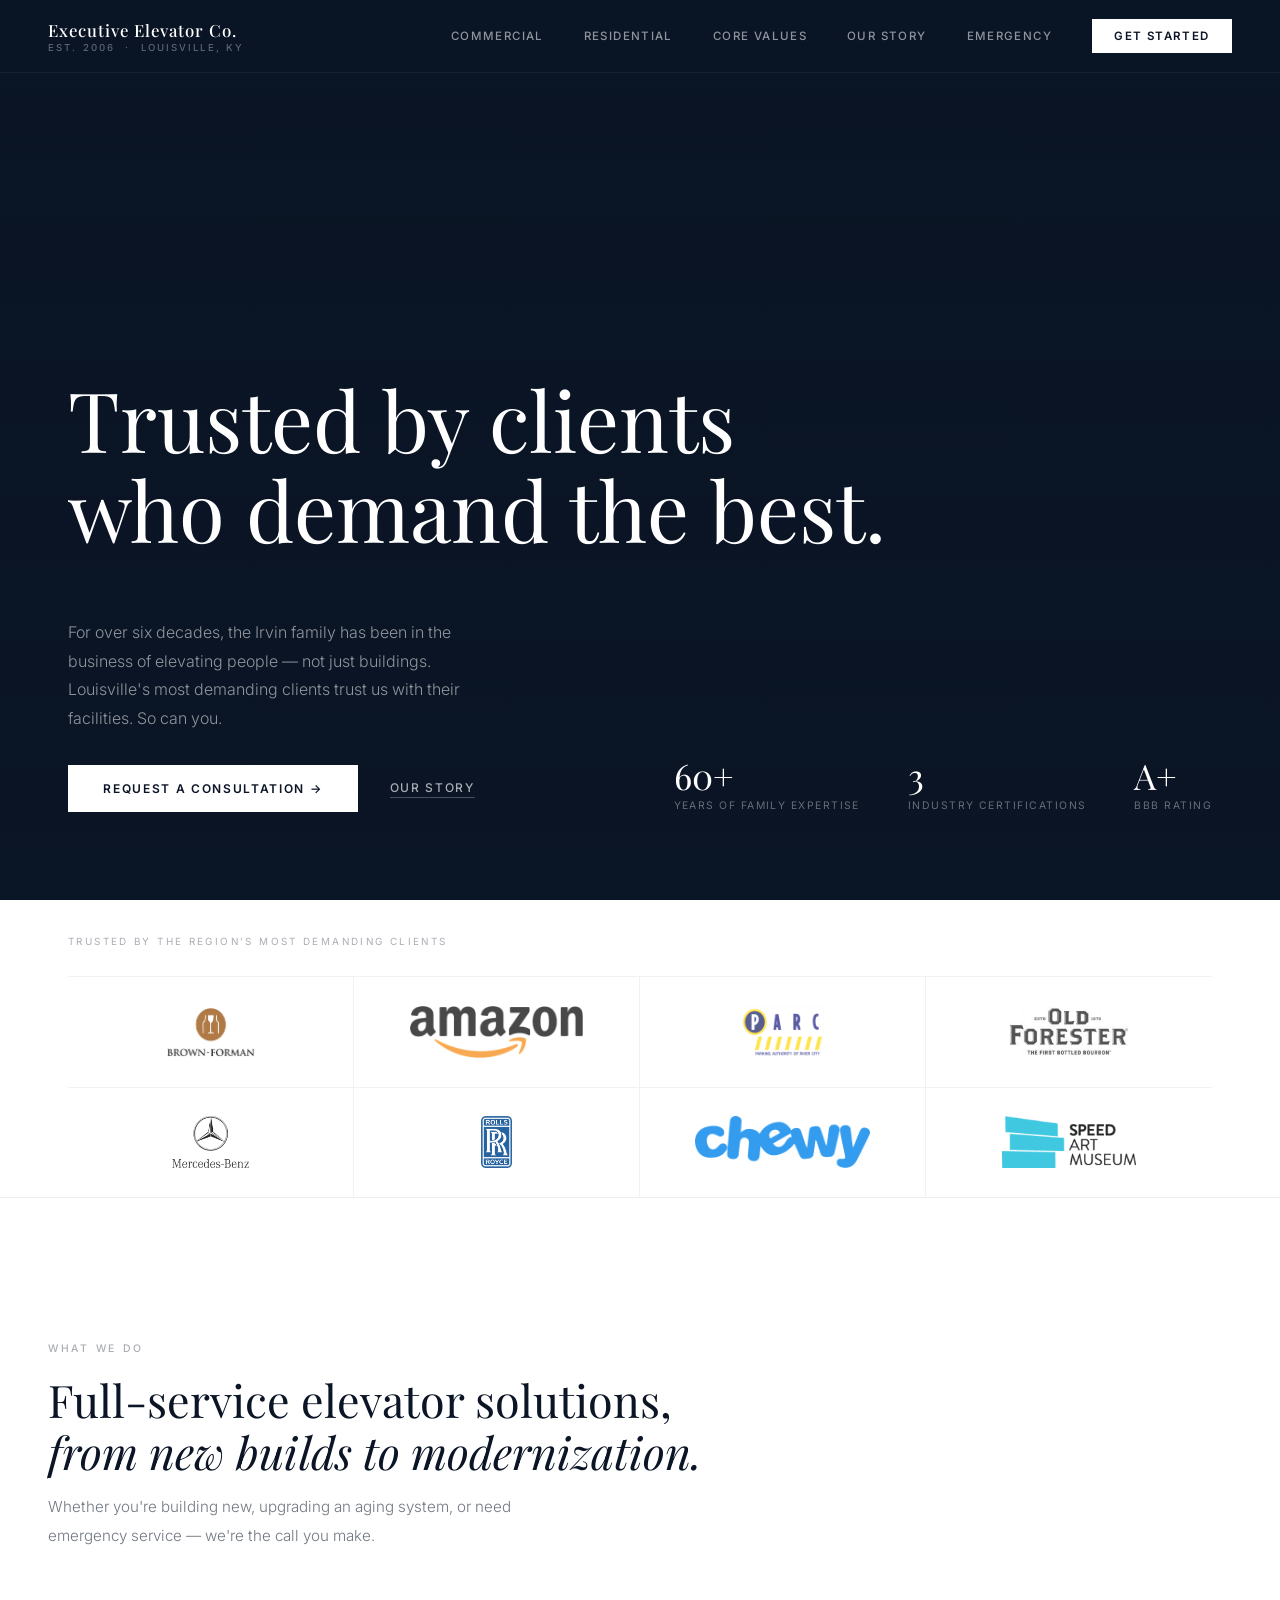
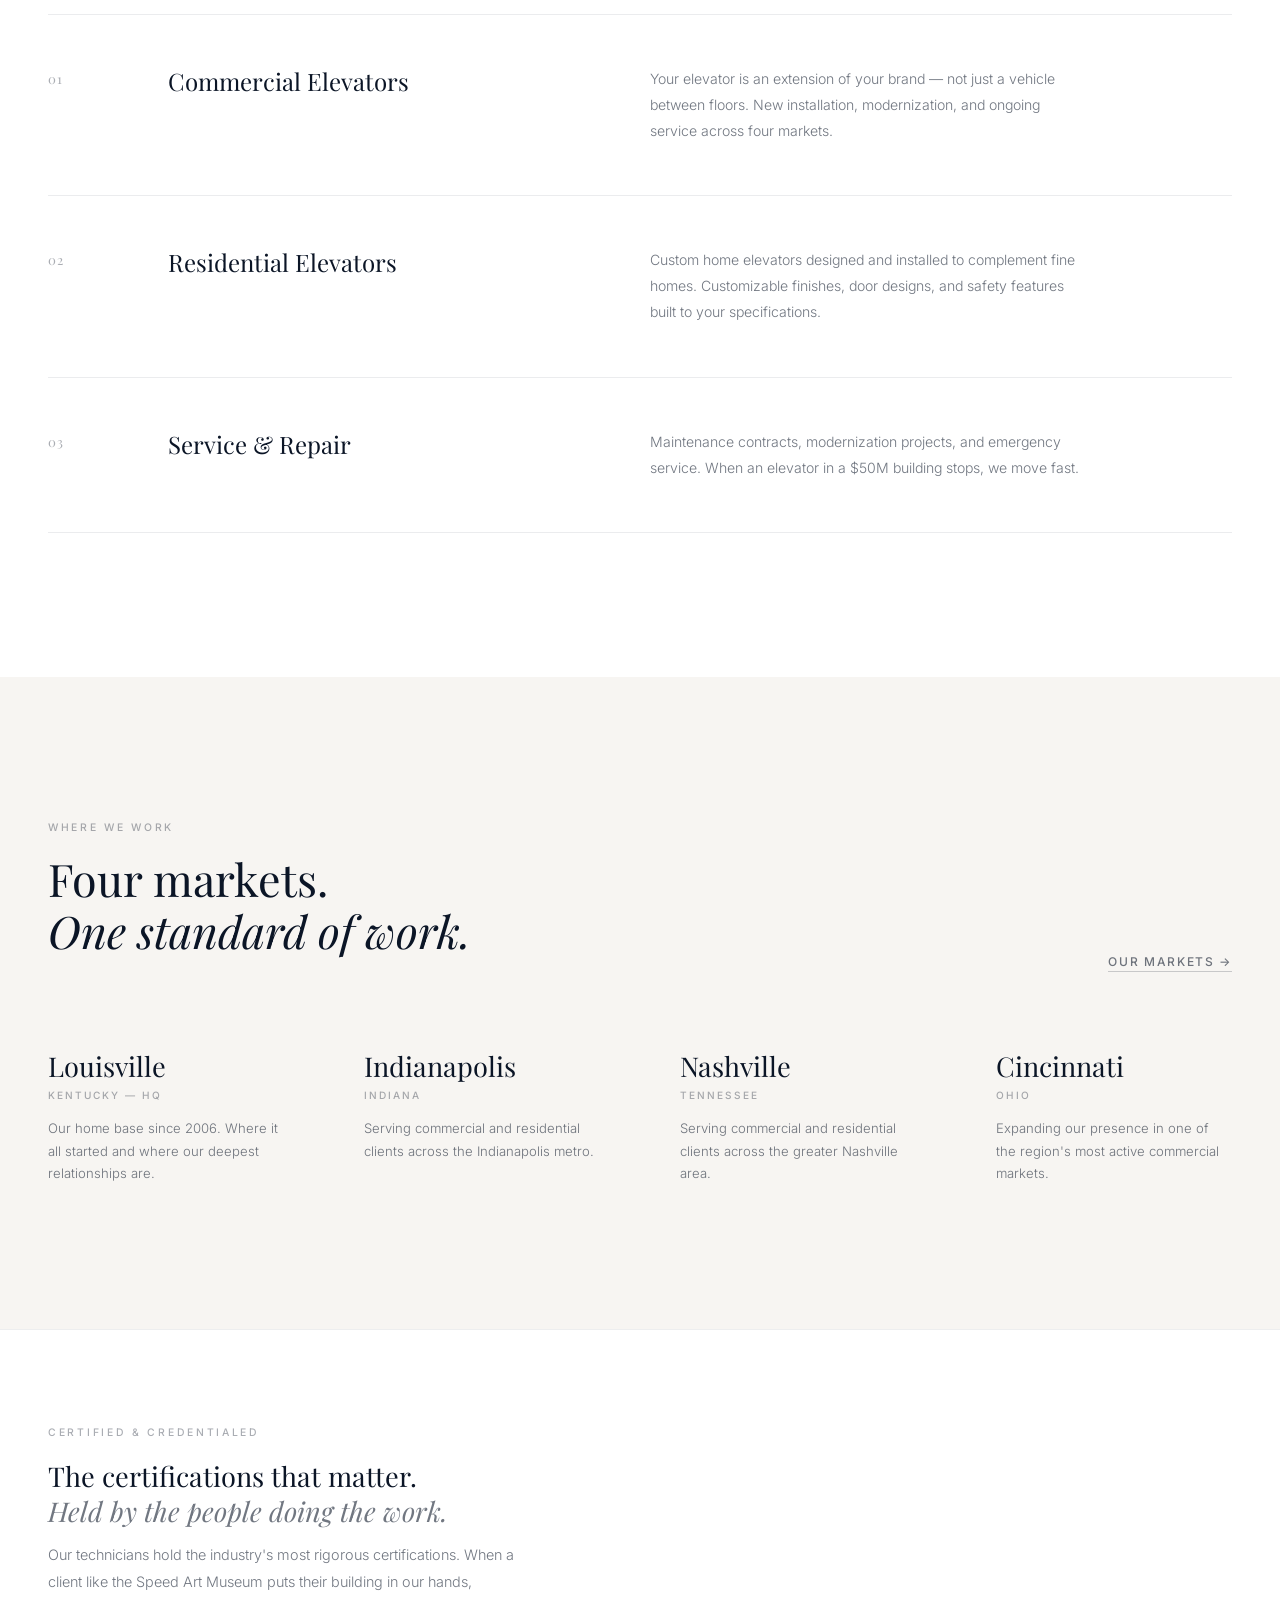
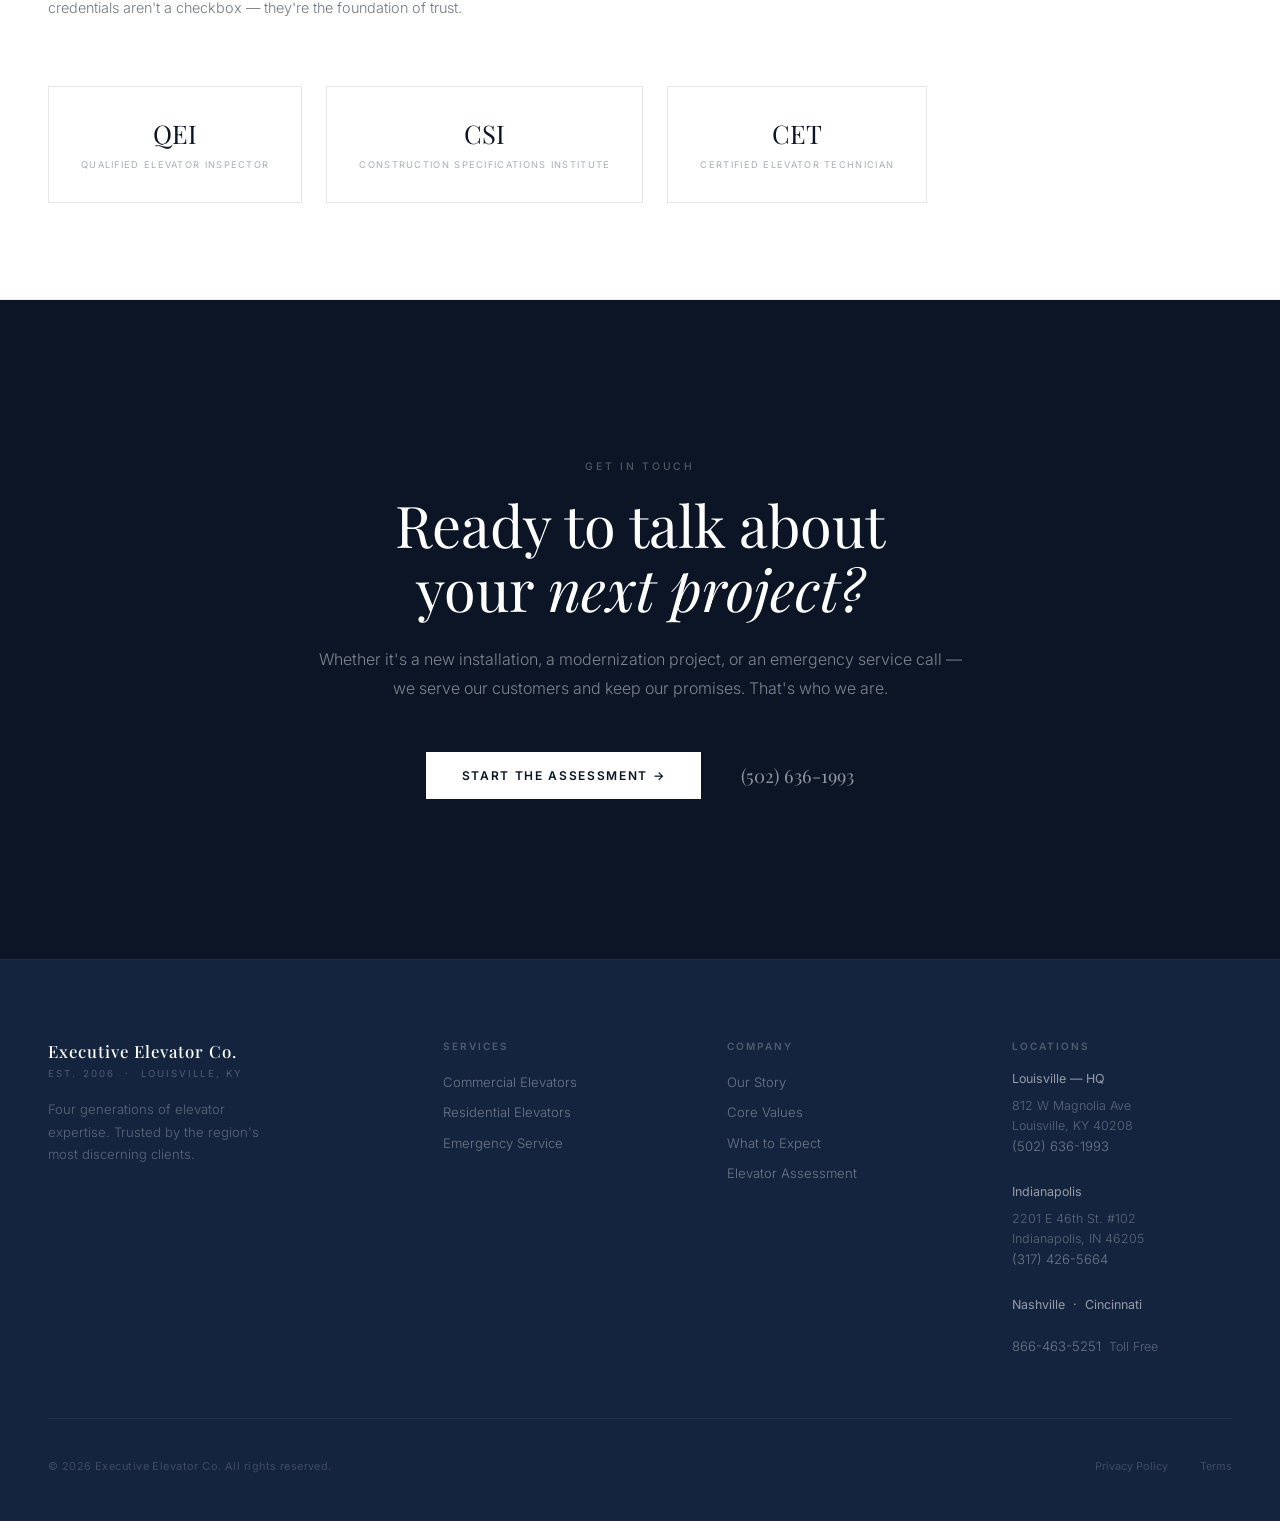
<file: index.html>
<!DOCTYPE html>
<html lang="en">
<head>
<meta charset="UTF-8">
<meta name="viewport" content="width=device-width, initial-scale=1.0">
<title>Executive Elevator Co. — Louisville's Premier Elevator Company</title>
<link rel="preconnect" href="https://fonts.googleapis.com">
<link href="https://fonts.googleapis.com/css2?family=Playfair+Display:ital,wght@0,400;0,500;0,700;1,400;1,500&family=Inter:wght@300;400;500;600&display=swap" rel="stylesheet">
<link rel="icon" type="image/x-icon" href="favicon.ico">
<link rel="stylesheet" href="style.css">
<style>
.hero{position:relative;min-height:100vh;display:flex;align-items:flex-end;overflow:hidden;background:var(--navy);}
.hero-video-wrap{position:absolute;inset:0;overflow:hidden;background:var(--navy);opacity:0.15;}
.hero-video-wrap iframe{position:absolute;top:50%;left:50%;transform:translate(-50%,-50%);width:100vw;height:56.25vw;min-height:100%;min-width:177.78vh;pointer-events:none;border:0;}
.hero-overlay{position:absolute;inset:0;background:linear-gradient(to top,rgba(11,21,38,0.62) 0%,rgba(11,21,38,0.30) 100%);}
.hero-content{position:relative;z-index:2;width:100%;max-width:var(--max);margin:0 auto;padding:0 3rem 5.5rem;}
.hero-h1{font-family:var(--serif);font-size:clamp(3rem,6.5vw,6rem);font-weight:400;line-height:1.08;color:var(--white);max-width:860px;margin-bottom:4rem;padding-top:3rem;}
.hero-h1 em{font-style:italic;}
.hero-bottom{display:flex;align-items:flex-end;justify-content:space-between;gap:4rem;flex-wrap:wrap;}
.hero-sub{font-size:1rem;line-height:1.8;color:rgba(255,255,255,0.55);font-weight:300;max-width:440px;margin-bottom:2rem;}
.hero-actions{display:flex;align-items:center;gap:2rem;flex-wrap:wrap;}
.hero-stats{display:flex;gap:3rem;flex-wrap:wrap;}
.hero-stat-num{font-family:var(--serif);font-size:2.2rem;font-weight:400;color:var(--white);line-height:1;}
.hero-stat-label{font-size:0.65rem;letter-spacing:0.14em;text-transform:uppercase;color:rgba(255,255,255,0.38);margin-top:0.35rem;}
.services{padding:9rem 3rem;background:var(--white);}
.services-inner{max-width:var(--max);margin:0 auto;}
.services-list{border-top:1px solid rgba(11,21,38,0.08);}
.service-row{display:grid;grid-template-columns:72px 1fr 1fr 100px;align-items:start;gap:3rem;padding:3.2rem 0;border-bottom:1px solid rgba(11,21,38,0.08);cursor:default;}
.service-num{font-family:var(--serif);font-size:0.82rem;color:var(--text-light);letter-spacing:0.08em;padding-top:0.25rem;}
.service-title{font-family:var(--serif);font-size:1.5rem;font-weight:400;color:var(--navy);line-height:1.25;}
.service-desc{font-size:0.88rem;line-height:1.85;color:var(--text-mid);font-weight:300;}
.service-link{font-size:0.68rem;letter-spacing:0.14em;text-transform:uppercase;color:var(--navy);text-decoration:none;font-weight:600;opacity:0;transition:opacity 0.25s;white-space:nowrap;padding-top:0.3rem;text-align:right;}
.service-row:hover .service-link{opacity:1;}
.markets{padding:9rem 3rem;background:var(--off-white);}
.markets-inner{max-width:var(--max);margin:0 auto;}
.markets-top{display:flex;justify-content:space-between;align-items:flex-end;margin-bottom:5rem;flex-wrap:wrap;gap:2rem;}
.markets-grid{display:grid;grid-template-columns:repeat(4,1fr);gap:5rem;}
.market-city{font-family:var(--serif);font-size:1.7rem;font-weight:400;color:var(--navy);margin-bottom:0.4rem;line-height:1.1;}
.market-state{font-size:0.63rem;letter-spacing:0.2em;text-transform:uppercase;color:var(--text-light);margin-bottom:1rem;font-weight:500;}
.market-desc{font-size:0.82rem;line-height:1.75;color:var(--text-mid);font-weight:300;}
@media(max-width:1100px){
  .service-row{grid-template-columns:60px 1fr 1fr;}.service-link{display:none;}
  .markets-grid{grid-template-columns:1fr 1fr;gap:3.5rem;}
}
@media(max-width:768px){
  .hero-content,.services,.markets,.video-feature{padding-left:1.5rem;padding-right:1.5rem;}
  .service-row{grid-template-columns:1fr;gap:1rem;}
  .service-num,.service-link{display:none;}
  .hero-bottom{flex-direction:column;align-items:flex-start;}
  .markets-top{flex-direction:column;align-items:flex-start;}
}
@media(max-width:480px){
  .markets-grid{grid-template-columns:1fr;}
  .hero-actions{flex-direction:column;align-items:flex-start;}
  .hero-stats{gap:2rem;}
}
</style>
</head>
<body>

<!-- ── NAV ── -->
<nav id="main-nav">
  <div class="nav-logo">
    <div class="nav-logo-main">Executive Elevator Co.</div>
    <div class="nav-logo-sub">Est. 2006 &nbsp;·&nbsp; Louisville, KY</div>
  </div>
  <div class="nav-links">
<a href="commercial.html" class="nav-link">Commercial</a>
    <a href="residential.html" class="nav-link">Residential</a>
    <a href="core-values.html" class="nav-link">Core Values</a>
    <a href="our-story.html" class="nav-link">Our Story</a>
    <a href="emergency.html" class="nav-link">Emergency</a>
    <a href="assessment.html" class="nav-cta">Get Started</a>
  </div>
  <div class="nav-mobile-btn" id="menu-btn">
    <span></span><span></span><span></span>
  </div>
</nav>

<!-- ── HERO ── -->
<section class="hero">
  <div class="hero-video-wrap">
    <iframe src="https://www.youtube.com/embed/ESNNtOy4dPM?autoplay=1&mute=1&loop=1&playlist=ESNNtOy4dPM&controls=0&rel=0&modestbranding=1&playsinline=1&disablekb=1" frameborder="0" allow="autoplay; encrypted-media" title="Executive Elevator brand film"></iframe>
  </div>
  <div class="hero-overlay"></div>
  <div class="hero-content">
    <h1 class="hero-h1">Trusted by clients<br>who demand the best.</h1>
    <div class="hero-bottom">
      <div>
        <p class="hero-sub">For over six decades, the Irvin family has been in the business of elevating people — not just buildings. Louisville's most demanding clients trust us with their facilities. So can you.</p>
        <div class="hero-actions">
          <a href="assessment.html" class="btn-primary">Request a Consultation →</a>
          <a href="our-story.html" class="btn-ghost">Our Story</a>
        </div>
      </div>
      <div class="hero-stats">
        <div>
          <div class="hero-stat-num">60+</div>
          <div class="hero-stat-label">Years of family expertise</div>
        </div>
        <div>
          <div class="hero-stat-num">3</div>
          <div class="hero-stat-label">Industry certifications</div>
        </div>
        <div>
          <div class="hero-stat-num">A+</div>
          <div class="hero-stat-label">BBB rating</div>
        </div>
      </div>
    </div>
  </div>
</section>

<!-- ── CLIENTS ── -->
<div class="clients">
  <div class="clients-inner">
    <div class="clients-label">Trusted by the region's most demanding clients</div>
    <div class="clients-grid">
      <div class="client-item"><img src="logos/brown-forman.png" alt="Brown-Forman" loading="lazy"></div>
      <div class="client-item"><img src="logos/amazon.png" alt="Amazon" loading="lazy"></div>
      <div class="client-item"><img src="logos/parc.png" alt="PARC" loading="lazy"></div>
      <div class="client-item"><img src="logos/old-forester.png" alt="Old Forester" loading="lazy"></div>
      <div class="client-item"><img src="logos/mercedes.png" alt="Mercedes-Benz" loading="lazy"></div>
      <div class="client-item"><img src="logos/rollsroyce.png" alt="Rolls-Royce" loading="lazy"></div>
      <div class="client-item"><img src="logos/chewy.png" alt="Chewy" loading="lazy"></div>
      <div class="client-item"><img src="logos/speed-museum.png" alt="Speed Art Museum" loading="lazy"></div>
    </div>
  </div>
</div>

<!-- ── SERVICES ── -->
<section class="services" id="services">
  <div class="services-inner">
    <div class="section-eyebrow">What We Do</div>
    <h2 class="section-h">Full-service elevator solutions,<br><em>from new builds to modernization.</em></h2>
    <p class="section-sub">Whether you're building new, upgrading an aging system, or need emergency service — we're the call you make.</p>
    <div class="services-list">
      <div class="service-row">
        <div class="service-num">01</div>
        <div class="service-title">Commercial Elevators</div>
        <p class="service-desc">Your elevator is an extension of your brand — not just a vehicle between floors. New installation, modernization, and ongoing service across four markets.</p>
        <a href="commercial.html" class="service-link">Learn more →</a>
      </div>
      <div class="service-row">
        <div class="service-num">02</div>
        <div class="service-title">Residential Elevators</div>
        <p class="service-desc">Custom home elevators designed and installed to complement fine homes. Customizable finishes, door designs, and safety features built to your specifications.</p>
        <a href="residential.html" class="service-link">Learn more →</a>
      </div>
      <div class="service-row">
        <div class="service-num">03</div>
        <div class="service-title">Service &amp; Repair</div>
        <p class="service-desc">Maintenance contracts, modernization projects, and emergency service. When an elevator in a $50M building stops, we move fast.</p>
        <a href="assessment.html" class="service-link">Learn more →</a>
      </div>
    </div>
  </div>
</section>

<!-- ── MARKETS ── -->
<section class="markets">
  <div class="markets-inner">
    <div class="markets-top">
      <div>
        <div class="section-eyebrow">Where We Work</div>
        <h2 class="section-h">Four markets.<br><em>One standard of work.</em></h2>
      </div>
      <a href="our-story.html" class="btn-ghost-dark">Our markets →</a>
    </div>
    <div class="markets-grid">
      <div>
        <div class="market-city">Louisville</div>
        <div class="market-state">Kentucky — HQ</div>
        <p class="market-desc">Our home base since 2006. Where it all started and where our deepest relationships are.</p>
      </div>
      <div>
        <div class="market-city">Indianapolis</div>
        <div class="market-state">Indiana</div>
        <p class="market-desc">Serving commercial and residential clients across the Indianapolis metro.</p>
      </div>
      <div>
        <div class="market-city">Nashville</div>
        <div class="market-state">Tennessee</div>
        <p class="market-desc">Serving commercial and residential clients across the greater Nashville area.</p>
      </div>
      <div>
        <div class="market-city">Cincinnati</div>
        <div class="market-state">Ohio</div>
        <p class="market-desc">Expanding our presence in one of the region's most active commercial markets.</p>
      </div>
    </div>
  </div>
</section>

<!-- ── CREDENTIALS ── -->
<div class="credentials">
  <div class="credentials-inner">
    <div class="credentials-text">
      <div class="section-eyebrow">Certified &amp; Credentialed</div>
      <h3 class="credentials-h">The certifications that matter.<br><em>Held by the people doing the work.</em></h3>
      <p>Our technicians hold the industry's most rigorous certifications. When a client like the Speed Art Museum puts their building in our hands, credentials aren't a checkbox — they're the foundation of trust.</p>
    </div>
    <div class="cred-badges">
      <div class="cred-badge">
        <div class="cred-abbr">QEI</div>
        <div class="cred-name">Qualified Elevator Inspector</div>
      </div>
      <div class="cred-badge">
        <div class="cred-abbr">CSI</div>
        <div class="cred-name">Construction Specifications Institute</div>
      </div>
      <div class="cred-badge">
        <div class="cred-abbr">CET</div>
        <div class="cred-name">Certified Elevator Technician</div>
      </div>
    </div>
  </div>
</div>

<!-- ── CTA ── -->
<section class="cta-section">
  <div class="cta-inner">
    <div class="cta-eyebrow">Get In Touch</div>
    <h2 class="cta-h">Ready to talk about<br>your <em>next project?</em></h2>
    <p class="cta-sub">Whether it's a new installation, a modernization project, or an emergency service call — we serve our customers and keep our promises. That's who we are.</p>
    <div class="cta-actions">
      <a href="assessment.html" class="btn-primary">Start the Assessment →</a>
      <a href="tel:15026361993" class="cta-phone">(502) 636-1993</a>
    </div>
  </div>
</section>

<!-- ── FOOTER ── -->
<footer>
  <div class="footer-inner">
    <div class="footer-top">
      <div>
        <div class="footer-logo-main">Executive Elevator Co.</div>
        <div class="footer-logo-sub">Est. 2006 &nbsp;·&nbsp; Louisville, KY</div>
        <p class="footer-tagline">Four generations of elevator expertise. Trusted by the region's most discerning clients.</p>
      </div>
      <div>
        <div class="footer-col-h">Services</div>
        <ul class="footer-links">
          <li><a href="commercial.html">Commercial Elevators</a></li>
          <li><a href="residential.html">Residential Elevators</a></li>
          <li><a href="emergency.html">Emergency Service</a></li>
        </ul>
      </div>
      <div>
        <div class="footer-col-h">Company</div>
        <ul class="footer-links">
          <li><a href="our-story.html">Our Story</a></li>
          <li><a href="core-values.html">Core Values</a></li>
          <li><a href="what-to-expect.html">What to Expect</a></li>
          <li><a href="assessment.html">Elevator Assessment</a></li>
        </ul>
      </div>
      <div>
        <div class="footer-col-h">Locations</div>
        <ul class="footer-links">
          <li style="color:rgba(255,255,255,0.55);font-size:0.78rem;font-weight:400;">Louisville — HQ</li>
          <li style="color:rgba(255,255,255,0.3);font-size:0.78rem;font-weight:300;line-height:1.6;">812 W Magnolia Ave<br>Louisville, KY 40208<br><a href="tel:15026361993" style="color:rgba(255,255,255,0.38);text-decoration:none;">(502) 636-1993</a></li>
          <li style="color:rgba(255,255,255,0.55);font-size:0.78rem;font-weight:400;margin-top:1rem;">Indianapolis</li>
          <li style="color:rgba(255,255,255,0.3);font-size:0.78rem;font-weight:300;line-height:1.6;">2201 E 46th St. #102<br>Indianapolis, IN 46205<br><a href="tel:13174265664" style="color:rgba(255,255,255,0.38);text-decoration:none;">(317) 426-5664</a></li>
          <li style="color:rgba(255,255,255,0.55);font-size:0.78rem;font-weight:400;margin-top:1rem;">Nashville &nbsp;·&nbsp; Cincinnati</li>
          <li style="color:rgba(255,255,255,0.3);font-size:0.78rem;font-weight:300;margin-top:1rem;"><a href="tel:18664635251" style="color:rgba(255,255,255,0.38);text-decoration:none;">866-463-5251</a> &nbsp;Toll Free</li>
        </ul>
      </div>
    </div>
    <div class="footer-bottom">
      <div class="footer-copy">© 2026 Executive Elevator Co. All rights reserved.</div>
      <div class="footer-bottom-links">
        <a href="#">Privacy Policy</a>
        <a href="#">Terms</a>
      </div>
    </div>
  </div>
</footer>

<script src="nav.js"></script>
</body>
</html>
</file>
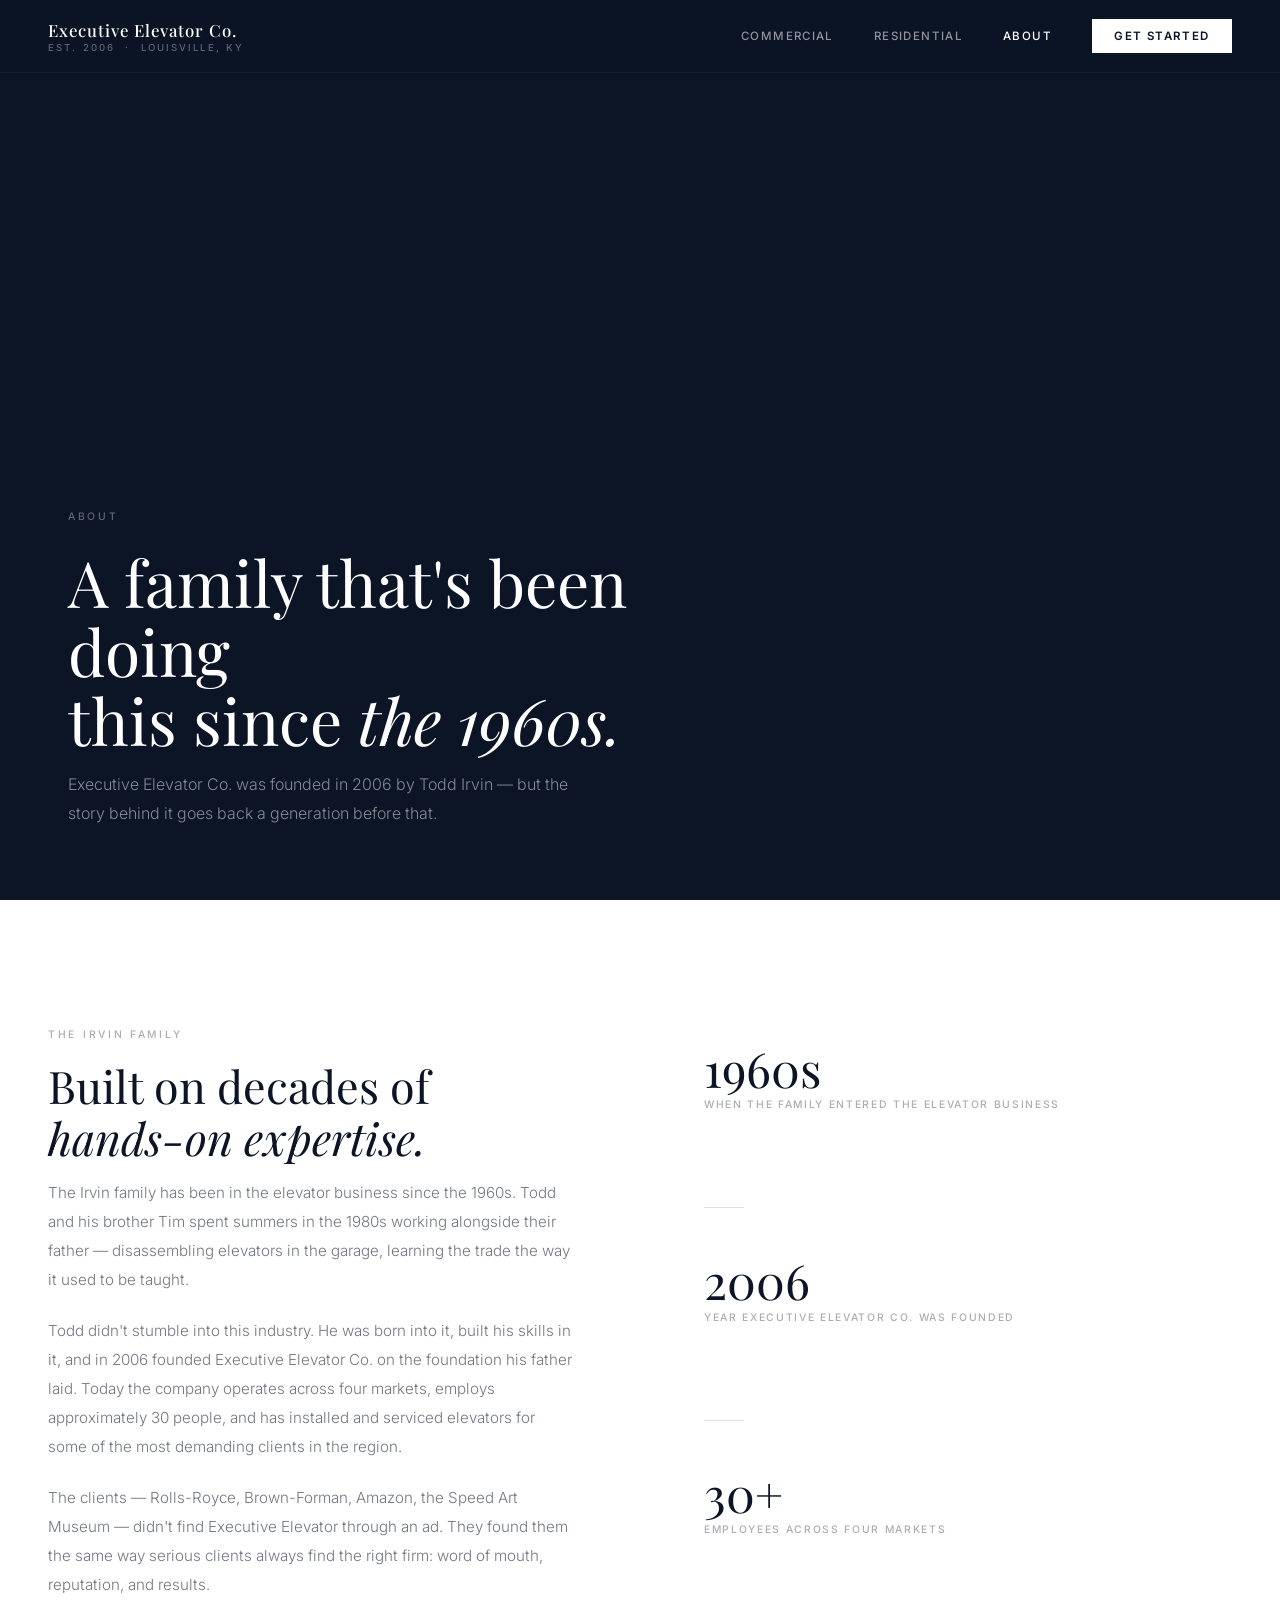
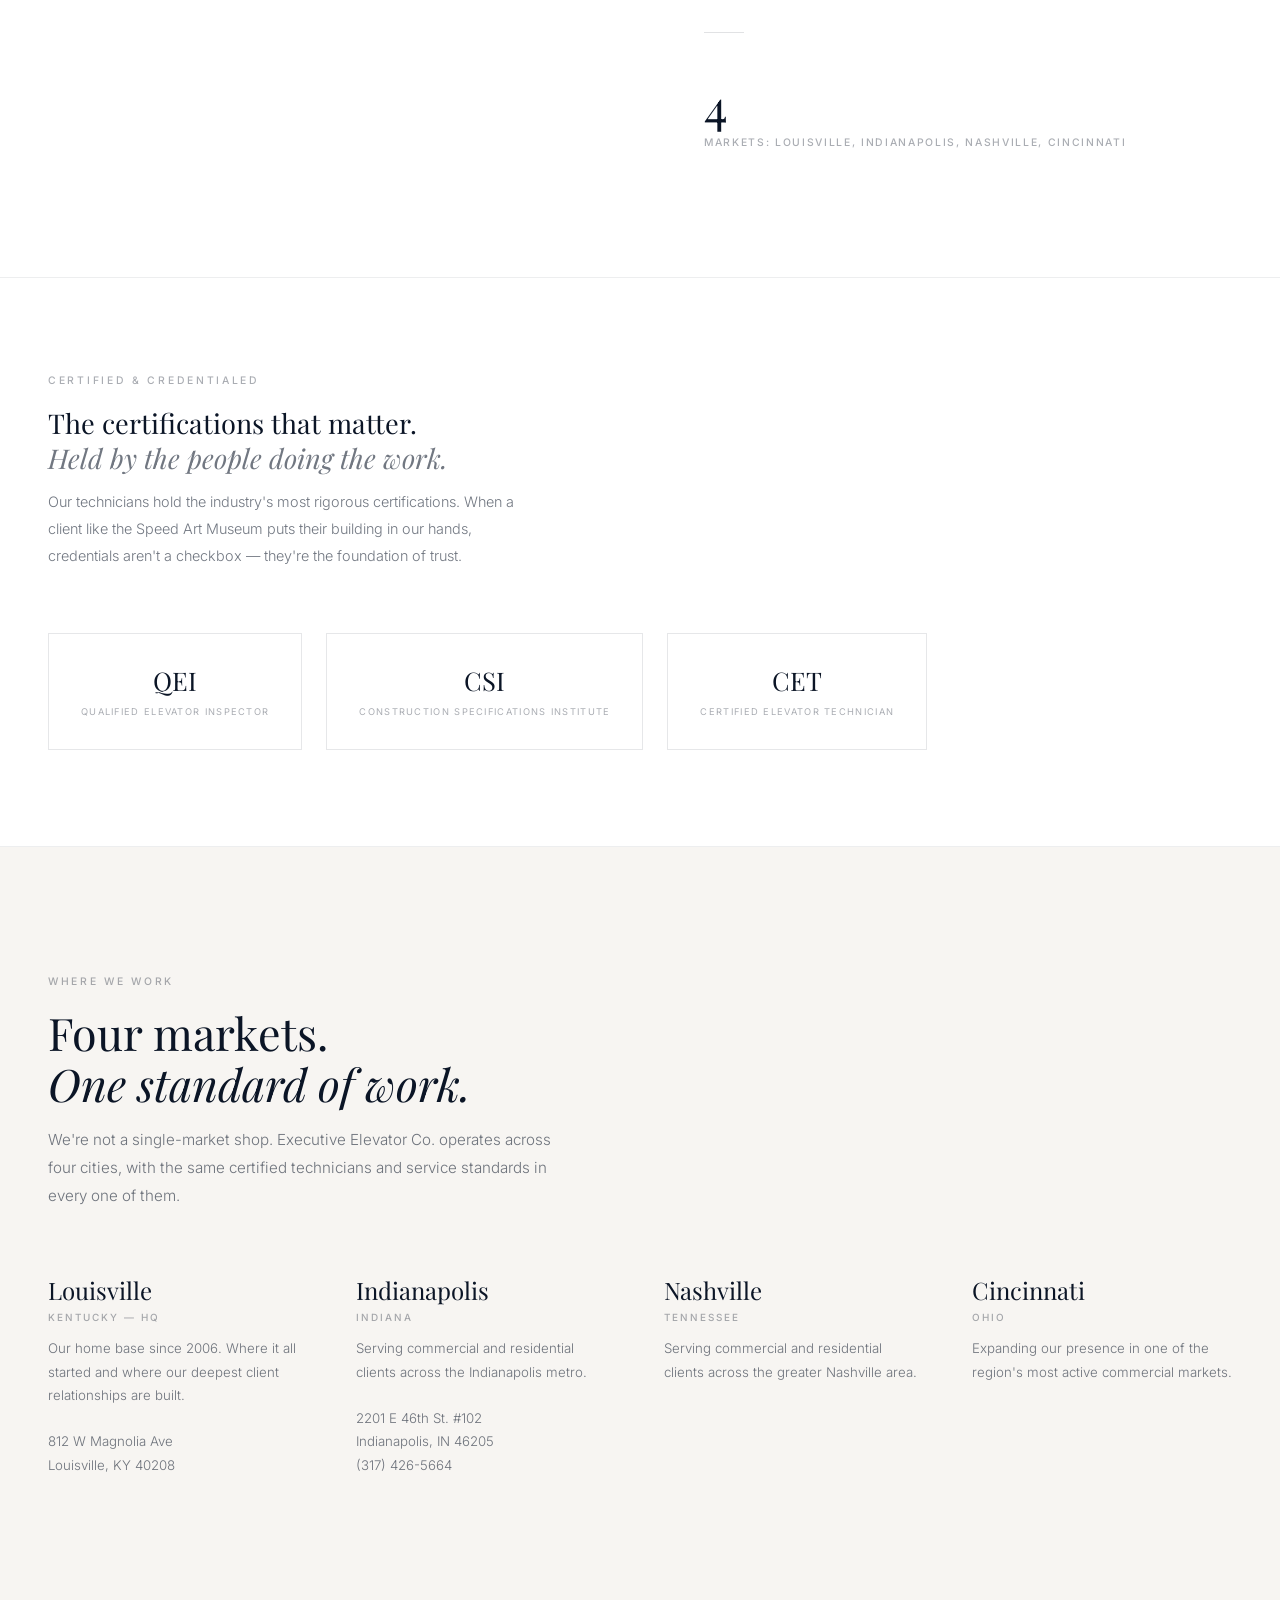
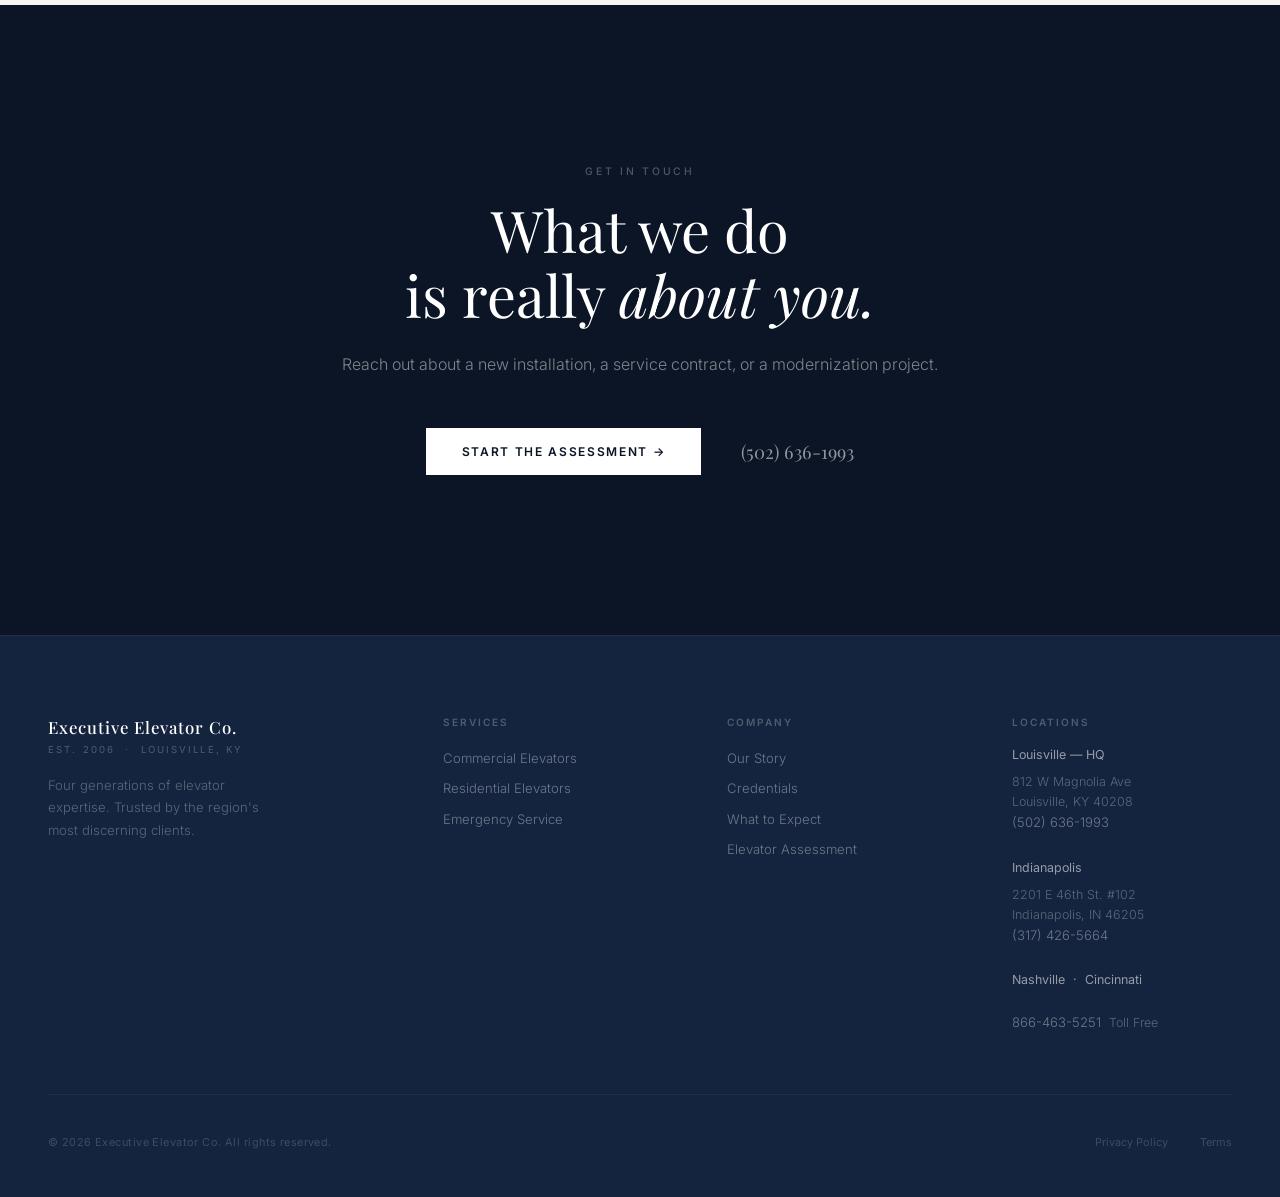
<file: about.html>
<!DOCTYPE html>
<html lang="en">
<head>
<meta charset="UTF-8">
<meta name="viewport" content="width=device-width, initial-scale=1.0">
<title>About — Executive Elevator Co.</title>
<link rel="preconnect" href="https://fonts.googleapis.com">
<link href="https://fonts.googleapis.com/css2?family=Playfair+Display:ital,wght@0,400;0,500;0,700;1,400;1,500&family=Inter:wght@300;400;500;600&display=swap" rel="stylesheet">
<link rel="stylesheet" href="style.css">
<style>
.story-grid{display:grid;grid-template-columns:1fr 1fr;gap:8rem;align-items:start;}
.story-body{font-size:0.95rem;line-height:1.9;color:var(--text-mid);font-weight:300;}
.story-body p+p{margin-top:1.4rem;}
.story-stats{display:flex;flex-direction:column;gap:3rem;padding-top:1rem;}
.story-stat-num{font-family:var(--serif);font-size:3rem;font-weight:400;color:var(--navy);line-height:1;}
.story-stat-label{font-size:0.65rem;letter-spacing:0.16em;text-transform:uppercase;color:var(--text-light);margin-top:0.4rem;font-weight:500;}
.story-stat-divider{width:40px;height:1px;background:rgba(11,21,38,0.12);margin-top:3rem;}
.markets-about{display:grid;grid-template-columns:repeat(4,1fr);gap:3rem;}
.market-about-city{font-family:var(--serif);font-size:1.5rem;font-weight:400;color:var(--navy);margin-bottom:0.3rem;}
.market-about-state{font-size:0.62rem;letter-spacing:0.2em;text-transform:uppercase;color:var(--text-light);margin-bottom:0.9rem;font-weight:500;}
.market-about-desc{font-size:0.83rem;line-height:1.75;color:var(--text-mid);font-weight:300;}
@media(max-width:900px){
  .story-grid{grid-template-columns:1fr;gap:4rem;}
  .story-stats{flex-direction:row;flex-wrap:wrap;gap:2.5rem;}
  .story-stat-divider{display:none;}
  .markets-about{grid-template-columns:1fr 1fr;gap:2.5rem;}
}
@media(max-width:600px){
  .markets-about{grid-template-columns:1fr;}
}
</style>
</head>
<body>

<nav id="main-nav">
  <a href="index.html" class="nav-logo">
    <div class="nav-logo-main">Executive Elevator Co.</div>
    <div class="nav-logo-sub">Est. 2006 &nbsp;·&nbsp; Louisville, KY</div>
  </a>
  <div class="nav-links">
<a href="commercial.html" class="nav-link">Commercial</a>
    <a href="residential.html" class="nav-link">Residential</a>
    <a href="about.html" class="nav-link active">About</a>
    <a href="assessment.html" class="nav-cta">Get Started</a>
  </div>
  <div class="nav-mobile-btn" id="menu-btn">
    <span></span><span></span><span></span>
  </div>
</nav>

<div class="page-hero">
  <div class="page-hero-inner">
    <div class="page-hero-label">About</div>
    <h1 class="page-hero-h1">A family that's been doing<br>this since <em>the 1960s.</em></h1>
    <p class="page-hero-sub">Executive Elevator Co. was founded in 2006 by Todd Irvin — but the story behind it goes back a generation before that.</p>
  </div>
</div>

<section class="page-section bg-white">
  <div class="section-inner">
    <div class="story-grid">
      <div>
        <div class="section-eyebrow">The Irvin Family</div>
        <h2 class="section-h">Built on decades of<br><em>hands-on expertise.</em></h2>
        <div class="story-body">
          <p>The Irvin family has been in the elevator business since the 1960s. Todd and his brother Tim spent summers in the 1980s working alongside their father — disassembling elevators in the garage, learning the trade the way it used to be taught.</p>
          <p>Todd didn't stumble into this industry. He was born into it, built his skills in it, and in 2006 founded Executive Elevator Co. on the foundation his father laid. Today the company operates across four markets, employs approximately 30 people, and has installed and serviced elevators for some of the most demanding clients in the region.</p>
          <p>The clients — Rolls-Royce, Brown-Forman, Amazon, the Speed Art Museum — didn't find Executive Elevator through an ad. They found them the same way serious clients always find the right firm: word of mouth, reputation, and results.</p>
        </div>
      </div>
      <div class="story-stats">
        <div>
          <div class="story-stat-num">1960s</div>
          <div class="story-stat-label">When the family entered the elevator business</div>
        </div>
        <div class="story-stat-divider"></div>
        <div>
          <div class="story-stat-num">2006</div>
          <div class="story-stat-label">Year Executive Elevator Co. was founded</div>
        </div>
        <div class="story-stat-divider"></div>
        <div>
          <div class="story-stat-num">30+</div>
          <div class="story-stat-label">Employees across four markets</div>
        </div>
        <div class="story-stat-divider"></div>
        <div>
          <div class="story-stat-num">4</div>
          <div class="story-stat-label">Markets: Louisville, Indianapolis, Nashville, Cincinnati</div>
        </div>
      </div>
    </div>
  </div>
</section>

<div class="credentials">
  <div class="credentials-inner">
    <div class="credentials-text">
      <div class="section-eyebrow">Certified &amp; Credentialed</div>
      <h3 class="credentials-h">The certifications that matter.<br><em>Held by the people doing the work.</em></h3>
      <p>Our technicians hold the industry's most rigorous certifications. When a client like the Speed Art Museum puts their building in our hands, credentials aren't a checkbox — they're the foundation of trust.</p>
    </div>
    <div class="cred-badges">
      <div class="cred-badge">
        <div class="cred-abbr">QEI</div>
        <div class="cred-name">Qualified Elevator Inspector</div>
      </div>
      <div class="cred-badge">
        <div class="cred-abbr">CSI</div>
        <div class="cred-name">Construction Specifications Institute</div>
      </div>
      <div class="cred-badge">
        <div class="cred-abbr">CET</div>
        <div class="cred-name">Certified Elevator Technician</div>
      </div>
    </div>
  </div>
</div>

<section class="page-section bg-off">
  <div class="section-inner">
    <div class="section-eyebrow">Where We Work</div>
    <h2 class="section-h">Four markets.<br><em>One standard of work.</em></h2>
    <p class="section-sub" style="margin-bottom:4rem;">We're not a single-market shop. Executive Elevator Co. operates across four cities, with the same certified technicians and service standards in every one of them.</p>
    <div class="markets-about">
      <div>
        <div class="market-about-city">Louisville</div>
        <div class="market-about-state">Kentucky — HQ</div>
        <p class="market-about-desc">Our home base since 2006. Where it all started and where our deepest client relationships are built.<br><br>812 W Magnolia Ave<br>Louisville, KY 40208</p>
      </div>
      <div>
        <div class="market-about-city">Indianapolis</div>
        <div class="market-about-state">Indiana</div>
        <p class="market-about-desc">Serving commercial and residential clients across the Indianapolis metro.<br><br>2201 E 46th St. #102<br>Indianapolis, IN 46205<br>(317) 426-5664</p>
      </div>
      <div>
        <div class="market-about-city">Nashville</div>
        <div class="market-about-state">Tennessee</div>
        <p class="market-about-desc">Serving commercial and residential clients across the greater Nashville area.</p>
      </div>
      <div>
        <div class="market-about-city">Cincinnati</div>
        <div class="market-about-state">Ohio</div>
        <p class="market-about-desc">Expanding our presence in one of the region's most active commercial markets.</p>
      </div>
    </div>
  </div>
</section>

<section class="cta-section">
  <div class="cta-inner">
    <div class="cta-eyebrow">Get In Touch</div>
    <h2 class="cta-h">What we do<br>is really <em>about you.</em></h2>
    <p class="cta-sub">Reach out about a new installation, a service contract, or a modernization project.</p>
    <div class="cta-actions">
      <a href="assessment.html" class="btn-primary">Start the Assessment →</a>
      <a href="tel:15026361993" class="cta-phone">(502) 636-1993</a>
    </div>
  </div>
</section>

<footer>
  <div class="footer-inner">
    <div class="footer-top">
      <div>
        <div class="footer-logo-main">Executive Elevator Co.</div>
        <div class="footer-logo-sub">Est. 2006 &nbsp;·&nbsp; Louisville, KY</div>
        <p class="footer-tagline">Four generations of elevator expertise. Trusted by the region's most discerning clients.</p>
      </div>
      <div>
        <div class="footer-col-h">Services</div>
        <ul class="footer-links">
          <li><a href="commercial.html">Commercial Elevators</a></li>
          <li><a href="residential.html">Residential Elevators</a></li>
          <li><a href="emergency.html">Emergency Service</a></li>
        </ul>
      </div>
      <div>
        <div class="footer-col-h">Company</div>
        <ul class="footer-links">
          <li><a href="our-story.html">Our Story</a></li>
          <li><a href="our-story.html">Credentials</a></li>
          <li><a href="what-to-expect.html">What to Expect</a></li>
          <li><a href="assessment.html">Elevator Assessment</a></li>
        </ul>
      </div>
      <div>
        <div class="footer-col-h">Locations</div>
        <ul class="footer-links">
          <li style="color:rgba(255,255,255,0.55);font-size:0.78rem;font-weight:400;">Louisville — HQ</li>
          <li style="color:rgba(255,255,255,0.3);font-size:0.78rem;font-weight:300;line-height:1.6;">812 W Magnolia Ave<br>Louisville, KY 40208<br><a href="tel:15026361993" style="color:rgba(255,255,255,0.38);text-decoration:none;">(502) 636-1993</a></li>
          <li style="color:rgba(255,255,255,0.55);font-size:0.78rem;font-weight:400;margin-top:1rem;">Indianapolis</li>
          <li style="color:rgba(255,255,255,0.3);font-size:0.78rem;font-weight:300;line-height:1.6;">2201 E 46th St. #102<br>Indianapolis, IN 46205<br><a href="tel:13174265664" style="color:rgba(255,255,255,0.38);text-decoration:none;">(317) 426-5664</a></li>
          <li style="color:rgba(255,255,255,0.55);font-size:0.78rem;font-weight:400;margin-top:1rem;">Nashville &nbsp;·&nbsp; Cincinnati</li>
          <li style="color:rgba(255,255,255,0.3);font-size:0.78rem;font-weight:300;margin-top:1rem;"><a href="tel:18664635251" style="color:rgba(255,255,255,0.38);text-decoration:none;">866-463-5251</a> &nbsp;Toll Free</li>
        </ul>
      </div>
    </div>
    <div class="footer-bottom">
      <div class="footer-copy">© 2026 Executive Elevator Co. All rights reserved.</div>
      <div class="footer-bottom-links">
        <a href="#">Privacy Policy</a>
        <a href="#">Terms</a>
      </div>
    </div>
  </div>
</footer>

<script src="nav.js"></script>
</body>
</html>
</file>
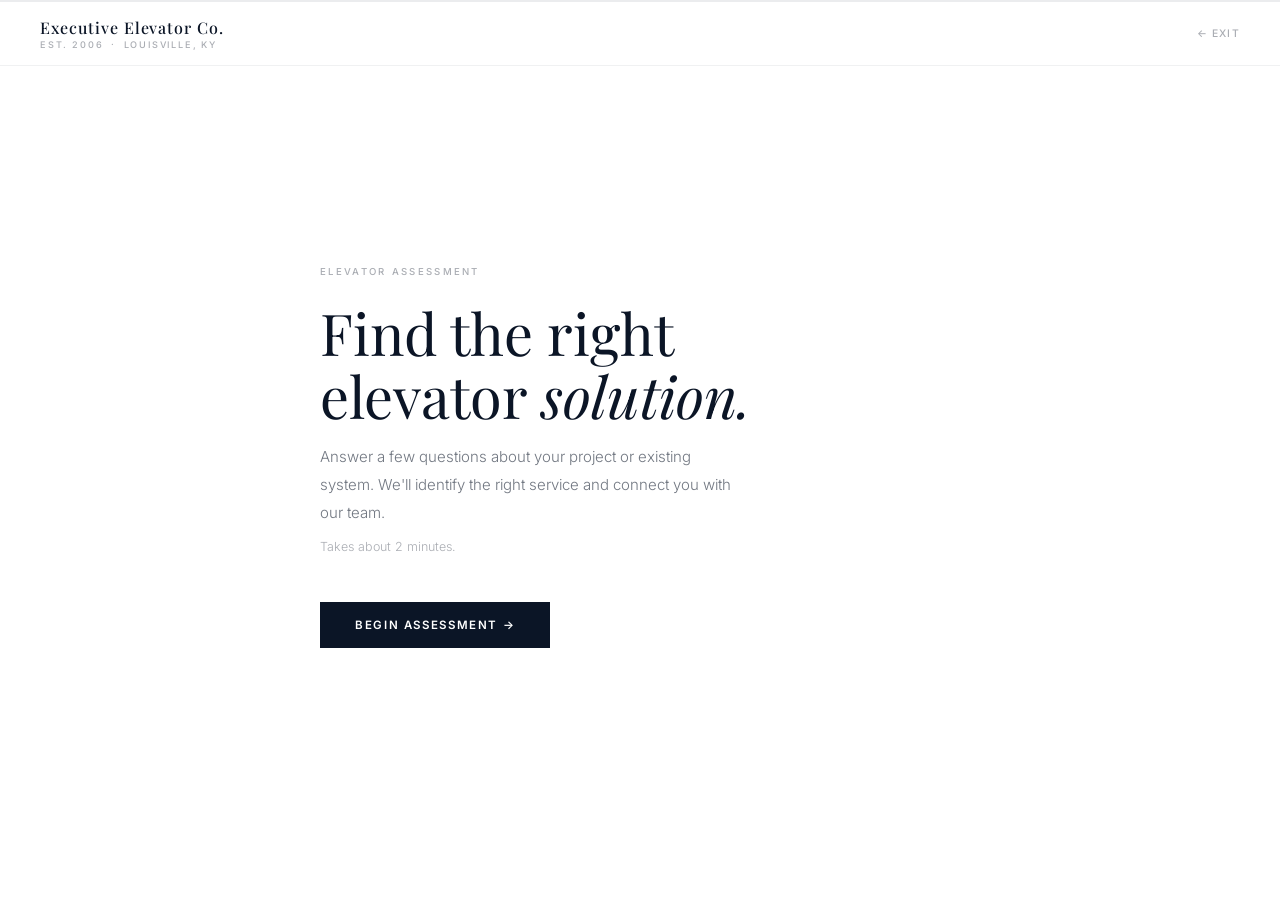
<file: assessment.html>
<!DOCTYPE html>
<html lang="en">
<head>
<meta charset="UTF-8">
<meta name="viewport" content="width=device-width, initial-scale=1.0">
<title>Elevator Assessment — Executive Elevator Co.</title>
<link rel="preconnect" href="https://fonts.googleapis.com">
<link href="https://fonts.googleapis.com/css2?family=Playfair+Display:ital,wght@0,400;0,500;1,400&family=Inter:wght@300;400;500;600&display=swap" rel="stylesheet">
<style>
:root{
  --navy:#0B1526;
  --white:#FFFFFF;
  --off-white:#F7F5F2;
  --text:rgba(11,21,38,1);
  --text-mid:rgba(11,21,38,0.58);
  --text-light:rgba(11,21,38,0.35);
  --serif:'Playfair Display',Georgia,serif;
  --sans:'Inter',system-ui,sans-serif;
}
*,*::before,*::after{box-sizing:border-box;margin:0;padding:0;}
html,body{height:100%;}
body{font-family:var(--sans);color:var(--text);background:var(--white);overflow-x:hidden;}

/* progress */
.assess-progress{position:fixed;top:0;left:0;right:0;height:2px;background:rgba(11,21,38,0.08);z-index:100;}
.assess-progress-fill{height:100%;background:var(--navy);transition:width 0.5s cubic-bezier(0.4,0,0.2,1);}

/* header */
.assess-bar{position:fixed;top:2px;left:0;right:0;height:64px;display:flex;align-items:center;justify-content:space-between;padding:0 2.5rem;z-index:99;background:var(--white);border-bottom:1px solid rgba(11,21,38,0.06);}
.assess-logo{display:flex;flex-direction:column;gap:1px;text-decoration:none;}
.assess-logo-main{font-family:var(--serif);font-size:1rem;font-weight:500;letter-spacing:0.06em;color:var(--navy);}
.assess-logo-sub{font-size:0.57rem;letter-spacing:0.2em;text-transform:uppercase;color:var(--text-light);font-weight:500;}
.assess-exit{font-size:0.65rem;letter-spacing:0.12em;text-transform:uppercase;color:var(--text-light);text-decoration:none;font-weight:500;transition:color 0.2s;}
.assess-exit:hover{color:var(--navy);}

/* main */
.assess-main{min-height:100vh;padding:110px 2rem 6rem;display:flex;align-items:center;justify-content:center;}
.assess-step{display:none;width:100%;max-width:640px;}
.assess-step.active{display:block;animation:fadeUp 0.35s ease both;}
@keyframes fadeUp{from{opacity:0;transform:translateY(16px);}to{opacity:1;transform:translateY(0);}}

/* step header */
.step-eyebrow{font-size:0.6rem;letter-spacing:0.24em;text-transform:uppercase;color:var(--text-light);margin-bottom:1.2rem;font-weight:500;}
.step-q{font-family:var(--serif);font-size:clamp(1.9rem,4.5vw,2.9rem);font-weight:400;color:var(--navy);line-height:1.15;margin-bottom:0.6rem;}
.step-q em{font-style:italic;}
.step-hint{font-size:0.86rem;line-height:1.75;color:var(--text-mid);font-weight:300;margin-bottom:2.5rem;}

/* cards */
.card-grid{display:grid;gap:0.9rem;margin-bottom:2rem;}
.card-grid.cols-2{grid-template-columns:1fr 1fr;}
.card-grid.cols-1{grid-template-columns:1fr;}
.a-card{border:1px solid rgba(11,21,38,0.13);padding:1.5rem 1.7rem;cursor:pointer;text-align:left;background:var(--white);transition:border-color 0.18s,background 0.18s;width:100%;}
.a-card:hover{border-color:rgba(11,21,38,0.4);}
.a-card.selected{border-color:var(--navy);background:rgba(11,21,38,0.025);}
.a-card-title{font-family:var(--serif);font-size:1.08rem;font-weight:400;color:var(--navy);line-height:1.2;margin-bottom:0.3rem;}
.a-card.selected .a-card-title{font-weight:500;}
.a-card-desc{font-size:0.76rem;line-height:1.6;color:var(--text-mid);font-weight:300;}

/* nav row */
.step-nav{display:flex;align-items:center;justify-content:space-between;}
.btn-back{font-size:0.66rem;letter-spacing:0.12em;text-transform:uppercase;color:var(--text-light);background:none;border:none;cursor:pointer;font-family:var(--sans);font-weight:500;padding:0;transition:color 0.2s;}
.btn-back:hover{color:var(--navy);}
.btn-next{display:inline-flex;align-items:center;gap:8px;background:var(--navy);color:var(--white);padding:0.85rem 1.8rem;font-size:0.7rem;letter-spacing:0.14em;text-transform:uppercase;font-weight:600;border:none;cursor:pointer;font-family:var(--sans);transition:opacity 0.2s;opacity:0.35;pointer-events:none;}
.btn-next.ready{opacity:1;pointer-events:all;}
.btn-next.ready:hover{opacity:0.82;}

/* contact form */
.a-form{display:flex;flex-direction:column;gap:1.4rem;}
.a-form-row{display:grid;grid-template-columns:1fr 1fr;gap:1.2rem;}
.a-form-group{display:flex;flex-direction:column;gap:0.45rem;}
.a-form-label{font-size:0.6rem;letter-spacing:0.16em;text-transform:uppercase;color:var(--text-light);font-weight:500;}
.a-form-input{border:1px solid rgba(11,21,38,0.13);background:var(--white);padding:0.85rem 1rem;font-size:0.88rem;color:var(--text);font-family:var(--sans);font-weight:300;width:100%;outline:none;transition:border-color 0.2s;appearance:none;}
.a-form-input:focus{border-color:rgba(11,21,38,0.5);}
.optional-tag{color:var(--text-light);font-weight:300;font-size:0.58rem;letter-spacing:0.1em;text-transform:uppercase;margin-left:0.4rem;}

/* start screen */
.start-eyebrow{font-size:0.6rem;letter-spacing:0.24em;text-transform:uppercase;color:var(--text-light);margin-bottom:1.5rem;font-weight:500;}
.start-h{font-family:var(--serif);font-size:clamp(2.4rem,5.5vw,3.6rem);font-weight:400;color:var(--navy);line-height:1.1;margin-bottom:1rem;}
.start-h em{font-style:italic;}
.start-sub{font-size:0.94rem;line-height:1.85;color:var(--text-mid);font-weight:300;max-width:420px;margin-bottom:0.8rem;}
.start-note{font-size:0.78rem;color:var(--text-light);font-weight:300;margin-bottom:3rem;}
.btn-start{display:inline-flex;align-items:center;gap:10px;background:var(--navy);color:var(--white);padding:1rem 2.2rem;font-size:0.72rem;letter-spacing:0.14em;text-transform:uppercase;font-weight:600;border:none;cursor:pointer;font-family:var(--sans);transition:opacity 0.2s;text-decoration:none;}
.btn-start:hover{opacity:0.82;}

/* result */
.result-box{border:1px solid rgba(11,21,38,0.12);padding:2.4rem;margin-bottom:2rem;}
.result-box.emergency{border-color:var(--navy);background:var(--navy);}
.result-rec-label{font-size:0.6rem;letter-spacing:0.22em;text-transform:uppercase;color:var(--text-light);margin-bottom:0.75rem;font-weight:500;}
.emergency .result-rec-label{color:rgba(255,255,255,0.35);}
.result-rec-service{font-family:var(--serif);font-size:1.75rem;font-weight:400;color:var(--navy);margin-bottom:0.8rem;line-height:1.15;}
.emergency .result-rec-service{color:var(--white);}
.result-rec-desc{font-size:0.87rem;line-height:1.8;color:var(--text-mid);font-weight:300;}
.emergency .result-rec-desc{color:rgba(255,255,255,0.62);}
.result-phone{font-family:var(--serif);font-size:1.9rem;color:var(--white);text-decoration:none;display:block;margin-top:1.2rem;transition:opacity 0.2s;}
.result-phone:hover{opacity:0.75;}
.result-confirm{font-size:0.86rem;line-height:1.8;color:var(--text-mid);font-weight:300;margin-bottom:2.2rem;}
.result-summary{display:flex;gap:2.5rem;flex-wrap:wrap;padding-top:2rem;border-top:1px solid rgba(11,21,38,0.08);margin-bottom:2.5rem;}
.result-summary-item{}
.result-summary-label{font-size:0.58rem;letter-spacing:0.18em;text-transform:uppercase;color:var(--text-light);margin-bottom:0.3rem;font-weight:500;}
.result-summary-value{font-size:0.85rem;color:var(--navy);font-weight:400;}
.result-actions{display:flex;gap:1.2rem;flex-wrap:wrap;}
.btn-outline{display:inline-flex;align-items:center;gap:8px;background:transparent;color:var(--navy);border:1px solid rgba(11,21,38,0.2);padding:0.85rem 1.8rem;font-size:0.7rem;letter-spacing:0.14em;text-transform:uppercase;font-weight:600;text-decoration:none;transition:border-color 0.2s;}
.btn-outline:hover{border-color:rgba(11,21,38,0.5);}

/* emergency screen */
.emergency-wrap{background:var(--navy);padding:4rem 2.5rem;text-align:center;width:100%;}
.emergency-eyebrow{font-size:0.6rem;letter-spacing:0.26em;text-transform:uppercase;color:rgba(255,255,255,0.28);margin-bottom:1.5rem;font-weight:500;}
.emergency-h{font-family:var(--serif);font-size:clamp(2rem,4.5vw,3rem);font-weight:400;color:var(--white);line-height:1.15;margin-bottom:3rem;}
.emergency-h em{font-style:italic;}
.emergency-phones{margin-bottom:3rem;}
.emergency-phone-label{font-size:0.57rem;letter-spacing:0.2em;text-transform:uppercase;color:rgba(255,255,255,0.28);font-weight:500;margin-bottom:0.5rem;}
.emergency-phone-main{font-family:var(--serif);font-size:clamp(2.8rem,8vw,4.5rem);color:var(--white);text-decoration:none;display:block;line-height:1;margin-bottom:2.5rem;transition:opacity 0.2s;}
.emergency-phone-main:hover{opacity:0.7;}
.emergency-phone-alt{font-family:var(--serif);font-size:clamp(1.5rem,4vw,2rem);color:rgba(255,255,255,0.6);text-decoration:none;display:block;line-height:1;margin-bottom:1.2rem;transition:color 0.2s,opacity 0.2s;}
.emergency-phone-alt:hover{color:var(--white);}
.emergency-back-btn{font-size:0.62rem;letter-spacing:0.12em;text-transform:uppercase;color:rgba(255,255,255,0.28);background:none;border:none;cursor:pointer;font-family:var(--sans);font-weight:500;padding-top:2rem;border-top:1px solid rgba(255,255,255,0.08);width:100%;transition:color 0.2s;margin-top:0.5rem;}
.emergency-back-btn:hover{color:rgba(255,255,255,0.6);}

@media(max-width:600px){
  .card-grid.cols-2{grid-template-columns:1fr;}
  .a-form-row{grid-template-columns:1fr;}
  .assess-bar{padding:0 1.5rem;}
  .assess-main{padding-left:1.5rem;padding-right:1.5rem;}
}
</style>
</head>
<body>

<div class="assess-progress">
  <div class="assess-progress-fill" id="progress-fill" style="width:0%"></div>
</div>

<header class="assess-bar">
  <a href="index.html" class="assess-logo">
    <div class="assess-logo-main">Executive Elevator Co.</div>
    <div class="assess-logo-sub">Est. 2006 &nbsp;·&nbsp; Louisville, KY</div>
  </a>
  <a href="index.html" class="assess-exit">← Exit</a>
</header>

<main class="assess-main">

  <!-- ── START ── -->
  <div class="assess-step active" id="step-start">
    <div class="start-eyebrow">Elevator Assessment</div>
    <h1 class="start-h">Find the right<br>elevator <em>solution.</em></h1>
    <p class="start-sub">Answer a few questions about your project or existing system. We'll identify the right service and connect you with our team.</p>
    <p class="start-note">Takes about 2 minutes.</p>
    <button class="btn-start" onclick="startAssessment()">Begin Assessment →</button>
  </div>

  <!-- ── STEP 1: FORK ── -->
  <div class="assess-step" id="step-1">
    <div class="step-eyebrow">Step 1 of 5</div>
    <h2 class="step-q">What brings you<br><em>here today?</em></h2>
    <div class="card-grid cols-2">
      <button class="a-card" onclick="selectCard('intent','new',this)">
        <div class="a-card-title">I need a new elevator</div>
        <div class="a-card-desc">New installation for a commercial or residential project</div>
      </button>
      <button class="a-card" onclick="selectCard('intent','existing',this)">
        <div class="a-card-title">I have an existing elevator</div>
        <div class="a-card-desc">Service, maintenance, repair, or modernization of a current system</div>
      </button>
    </div>
    <div class="step-nav">
      <button class="btn-back" onclick="goBack()">← Back</button>
    </div>
  </div>

  <!-- ── STEP A2: BUILDING TYPE ── -->
  <div class="assess-step" id="step-a2">
    <div class="step-eyebrow">Step 2 of 5</div>
    <h2 class="step-q">Commercial or<br><em>residential project?</em></h2>
    <div class="card-grid cols-2">
      <button class="a-card" onclick="selectCard('buildingType','commercial',this)">
        <div class="a-card-title">Commercial</div>
        <div class="a-card-desc">Office, hotel, museum, retail, medical, mixed-use, or industrial facility</div>
      </button>
      <button class="a-card" onclick="selectCard('buildingType','residential',this)">
        <div class="a-card-title">Residential</div>
        <div class="a-card-desc">Private home — new construction or existing residence</div>
      </button>
    </div>
    <div class="step-nav">
      <button class="btn-back" onclick="goBack()">← Back</button>
    </div>
  </div>

  <!-- ── STEP A3: MARKET ── -->
  <div class="assess-step" id="step-a3">
    <div class="step-eyebrow">Step 3 of 5</div>
    <h2 class="step-q">Where is<br><em>the project located?</em></h2>
    <div class="card-grid cols-2">
      <button class="a-card" onclick="selectCard('market','Louisville, KY',this)">
        <div class="a-card-title">Louisville, KY</div>
        <div class="a-card-desc">Our headquarters and home market since 2006</div>
      </button>
      <button class="a-card" onclick="selectCard('market','Indianapolis, IN',this)">
        <div class="a-card-title">Indianapolis, IN</div>
        <div class="a-card-desc">Serving the Indianapolis metro area</div>
      </button>
      <button class="a-card" onclick="selectCard('market','Nashville, TN',this)">
        <div class="a-card-title">Nashville, TN</div>
        <div class="a-card-desc">Serving the greater Nashville area</div>
      </button>
      <button class="a-card" onclick="selectCard('market','Cincinnati, OH',this)">
        <div class="a-card-title">Cincinnati, OH</div>
        <div class="a-card-desc">Serving the greater Cincinnati area</div>
      </button>
    </div>
    <div class="step-nav">
      <button class="btn-back" onclick="goBack()">← Back</button>
    </div>
  </div>

  <!-- ── STEP A4: TIMELINE ── -->
  <div class="assess-step" id="step-a4">
    <div class="step-eyebrow">Step 4 of 5</div>
    <h2 class="step-q">What's your<br><em>timeline?</em></h2>
    <div class="card-grid cols-1">
      <button class="a-card" onclick="selectCard('timeline','Planning stage (6+ months out)',this)">
        <div class="a-card-title">Planning stage</div>
        <div class="a-card-desc">6 months or more out — early design and specification phase</div>
      </button>
      <button class="a-card" onclick="selectCard('timeline','Coming up soon (2–6 months)',this)">
        <div class="a-card-title">Coming up soon</div>
        <div class="a-card-desc">2 to 6 months — moving toward active scope and bidding</div>
      </button>
      <button class="a-card" onclick="selectCard('timeline','Urgent (within 2 months)',this)">
        <div class="a-card-title">Urgent</div>
        <div class="a-card-desc">Within 2 months — need to move quickly</div>
      </button>
    </div>
    <div class="step-nav">
      <button class="btn-back" onclick="goBack()">← Back</button>
    </div>
  </div>

  <!-- ── STEP B2: CONCERN ── -->
  <div class="assess-step" id="step-b2">
    <div class="step-eyebrow">Step 2 of 5</div>
    <h2 class="step-q">What's the<br><em>primary concern?</em></h2>
    <div class="card-grid cols-1">
      <button class="a-card" onclick="selectCard('concern','maintenance',this)">
        <div class="a-card-title">Routine maintenance is due</div>
        <div class="a-card-desc">Scheduled inspection, service, or a maintenance contract</div>
      </button>
      <button class="a-card" onclick="selectCard('concern','performance',this)">
        <div class="a-card-title">Performance issues</div>
        <div class="a-card-desc">Slow, noisy, rough ride, or intermittent problems</div>
      </button>
      <button class="a-card" onclick="selectCard('concern','safety',this)">
        <div class="a-card-title">Safety concerns</div>
        <div class="a-card-desc">A safety issue or code deficiency that needs to be addressed</div>
      </button>
      <button class="a-card" onclick="selectCard('concern','out-of-service',this)">
        <div class="a-card-title">Elevator is out of service</div>
        <div class="a-card-desc">The elevator is not running and needs immediate attention</div>
      </button>
      <button class="a-card" onclick="selectCard('concern','modernization',this)">
        <div class="a-card-title">Considering modernization</div>
        <div class="a-card-desc">Updating an aging system for performance, code compliance, or appearance</div>
      </button>
    </div>
    <div class="step-nav">
      <button class="btn-back" onclick="goBack()">← Back</button>
    </div>
  </div>

  <!-- ── STEP B3: SYSTEM AGE ── -->
  <div class="assess-step" id="step-b3">
    <div class="step-eyebrow">Step 3 of 5</div>
    <h2 class="step-q">How old is<br><em>the system?</em></h2>
    <div class="card-grid cols-2">
      <button class="a-card" onclick="selectCard('age','Less than 10 years',this)">
        <div class="a-card-title">Less than 10 years</div>
        <div class="a-card-desc">Relatively new system</div>
      </button>
      <button class="a-card" onclick="selectCard('age','10–20 years',this)">
        <div class="a-card-title">10 to 20 years</div>
        <div class="a-card-desc">Mid-life system</div>
      </button>
      <button class="a-card" onclick="selectCard('age','20–30 years',this)">
        <div class="a-card-title">20 to 30 years</div>
        <div class="a-card-desc">Modernization often appropriate at this age</div>
      </button>
      <button class="a-card" onclick="selectCard('age','30+ years',this)">
        <div class="a-card-title">30 years or older</div>
        <div class="a-card-desc">Strong candidate for modernization or replacement</div>
      </button>
    </div>
    <div class="step-nav">
      <button class="btn-back" onclick="goBack()">← Back</button>
    </div>
  </div>

  <!-- ── STEP B4: MARKET ── -->
  <div class="assess-step" id="step-b4">
    <div class="step-eyebrow">Step 4 of 5</div>
    <h2 class="step-q">Where is<br><em>the elevator located?</em></h2>
    <div class="card-grid cols-2">
      <button class="a-card" onclick="selectCard('market','Louisville, KY',this)">
        <div class="a-card-title">Louisville, KY</div>
        <div class="a-card-desc">Our headquarters and home market since 2006</div>
      </button>
      <button class="a-card" onclick="selectCard('market','Indianapolis, IN',this)">
        <div class="a-card-title">Indianapolis, IN</div>
        <div class="a-card-desc">Serving the Indianapolis metro area</div>
      </button>
      <button class="a-card" onclick="selectCard('market','Nashville, TN',this)">
        <div class="a-card-title">Nashville, TN</div>
        <div class="a-card-desc">Serving the greater Nashville area</div>
      </button>
      <button class="a-card" onclick="selectCard('market','Cincinnati, OH',this)">
        <div class="a-card-title">Cincinnati, OH</div>
        <div class="a-card-desc">Serving the greater Cincinnati area</div>
      </button>
    </div>
    <div class="step-nav">
      <button class="btn-back" onclick="goBack()">← Back</button>
    </div>
  </div>

  <!-- ── STEP CONTACT ── -->
  <div class="assess-step" id="step-contact">
    <div class="step-eyebrow">Step 5 of 5</div>
    <h2 class="step-q">Almost done.<br><em>How do we reach you?</em></h2>
    <p class="step-hint">We'll review your assessment and be in touch promptly.</p>
    <form class="a-form" onsubmit="submitAssessment(event)">
      <div class="a-form-row">
        <div class="a-form-group">
          <label class="a-form-label" for="c-name">Your Name</label>
          <input class="a-form-input" type="text" id="c-name" name="name" autocomplete="name" required>
        </div>
        <div class="a-form-group">
          <label class="a-form-label" for="c-company">Company <span class="optional-tag">Optional</span></label>
          <input class="a-form-input" type="text" id="c-company" name="company" autocomplete="organization">
        </div>
      </div>
      <div class="a-form-row">
        <div class="a-form-group">
          <label class="a-form-label" for="c-email">Email Address</label>
          <input class="a-form-input" type="email" id="c-email" name="email" autocomplete="email" required>
        </div>
        <div class="a-form-group">
          <label class="a-form-label" for="c-phone">Phone <span class="optional-tag">Optional</span></label>
          <input class="a-form-input" type="tel" id="c-phone" name="phone" autocomplete="tel">
        </div>
      </div>
      <div class="step-nav" style="margin-top:0.4rem;">
        <button class="btn-back" type="button" onclick="goBack()">← Back</button>
        <button class="btn-next ready" type="submit">See Our Recommendation →</button>
      </div>
    </form>
  </div>

  <!-- ── STEP RESULT ── -->
  <div class="assess-step" id="step-result">
    <div class="step-eyebrow">Assessment Complete</div>
    <h2 class="step-q">Here's our<br><em>recommendation.</em></h2>
    <div class="result-box" id="result-box"></div>
    <p class="result-confirm" id="result-confirm"></p>
    <div class="result-summary" id="result-summary"></div>
    <div class="result-actions">
      <a href="what-to-expect.html" class="btn-start">What to Expect →</a>
      <a href="#" id="result-secondary" class="btn-outline">Learn More →</a>
    </div>
  </div>

</main>

<script>
const state = {
  intent: null, buildingType: null, concern: null,
  age: null, market: null, timeline: null,
  name: '', company: '', email: '', phone: ''
};

const seqNew      = ['step-start','step-1','step-a2','step-a3','step-a4','step-contact','step-result'];
const seqExisting = ['step-start','step-1','step-b2','step-b3','step-b4','step-contact','step-result'];
const seqDefault  = ['step-start','step-1'];

let seq = seqDefault.slice();
let idx = 0;
let autoTimer = null;

function startAssessment() {
  idx = 1;
  show('step-1');
}

function show(id) {
  document.querySelectorAll('.assess-step').forEach(function(s){ s.classList.remove('active'); });
  var el = document.getElementById(id);
  if (el) el.classList.add('active');
  tick();
  window.scrollTo(0, 0);
}

function tick() {
  var total = seq.length - 2; // exclude start + result from bar
  var pos = Math.max(0, idx - 1);
  var pct = total > 0 ? Math.min(100, (pos / total) * 100) : 0;
  document.getElementById('progress-fill').style.width = pct + '%';
}

function goNext() {
  clearTimeout(autoTimer);
  if (idx >= seq.length - 1) return;
  idx++;
  var id = seq[idx];
  show(id);
  // reset next button on the new step (skip submit buttons)
  var step = document.getElementById(id);
  if (step) {
    var nb = step.querySelector('.btn-next:not([type="submit"])');
    if (nb) nb.classList.remove('ready');
  }
}

function goBack() {
  if (idx <= 0) return;
  // clear card selections on current step
  var cur = document.getElementById(seq[idx]);
  if (cur) cur.querySelectorAll('.a-card').forEach(function(c){ c.classList.remove('selected'); });

  if (idx === 1) {
    idx = 0;
    seq = seqDefault.slice();
    show('step-start');
  } else {
    idx--;
    show(seq[idx]);
  }
}

function selectCard(key, value, el) {
  var step = el.closest('.assess-step');
  step.querySelectorAll('.a-card').forEach(function(c){ c.classList.remove('selected'); });
  el.classList.add('selected');
  state[key] = value;

  if (key === 'intent') {
    seq = value === 'new' ? seqNew.slice() : seqExisting.slice();
    state.buildingType = null; state.concern = null;
    state.age = null; state.market = null; state.timeline = null;
  }

  var nb = step.querySelector('.btn-next:not([type="submit"])');
  if (nb) nb.classList.add('ready');
  clearTimeout(autoTimer);
  if (key === 'concern' && value === 'out-of-service') {
    autoTimer = setTimeout(function(){ window.location.href = 'emergency.html'; }, 300);
  } else {
    autoTimer = setTimeout(goNext, 450);
  }
}

function submitAssessment(e) {
  e.preventDefault();
  state.name    = document.getElementById('c-name').value.trim();
  state.company = document.getElementById('c-company').value.trim();
  state.email   = document.getElementById('c-email').value.trim();
  state.phone   = document.getElementById('c-phone').value.trim();
  buildResult();
  idx++;
  show(seq[idx]);
  document.getElementById('progress-fill').style.width = '100%';
}

function buildResult() {
  var rec = getRecommendation();
  var box = document.getElementById('result-box');

  if (rec.urgent) {
    box.classList.add('emergency');
    box.innerHTML =
      '<div class="result-rec-label">Our Recommendation</div>' +
      '<div class="result-rec-service">' + rec.service + '</div>' +
      '<div class="result-rec-desc">' + rec.desc + '</div>' +
      '<a href="tel:15026361993" class="result-phone">(502) 636-1993</a>';
  } else {
    box.innerHTML =
      '<div class="result-rec-label">Our Recommendation</div>' +
      '<div class="result-rec-service">' + rec.service + '</div>' +
      '<div class="result-rec-desc">' + rec.desc + '</div>';
  }

  var first = state.name ? state.name.split(' ')[0] : '';
  document.getElementById('result-confirm').textContent =
    (first ? 'Thank you, ' + first + '. ' : 'Thank you. ') +
    'Your assessment has been submitted. We\'ll review your details and be in touch at ' + state.email + '.';

  var items = [];
  if (state.market) items.push({ label: 'Location', value: state.market });
  if (state.intent === 'new') {
    if (state.buildingType) items.push({ label: 'Project Type', value: state.buildingType === 'commercial' ? 'Commercial' : 'Residential' });
    if (state.timeline)     items.push({ label: 'Timeline', value: state.timeline });
  } else {
    var concernMap = {
      maintenance: 'Routine Maintenance', performance: 'Performance Issues',
      safety: 'Safety Concern', 'out-of-service': 'Out of Service', modernization: 'Modernization'
    };
    if (state.concern) items.push({ label: 'Concern', value: concernMap[state.concern] || state.concern });
    if (state.age)     items.push({ label: 'System Age', value: state.age });
  }

  document.getElementById('result-summary').innerHTML = items.map(function(d) {
    return '<div class="result-summary-item">' +
      '<div class="result-summary-label">' + d.label + '</div>' +
      '<div class="result-summary-value">' + d.value + '</div>' +
      '</div>';
  }).join('');

  var route = getResultRoute();
  var secondary = document.getElementById('result-secondary');
  secondary.href = route.href;
  secondary.textContent = route.label;
}

function getResultRoute() {
  if (state.intent === 'new') {
    if (state.buildingType === 'commercial') return { href: 'commercial.html', label: 'Explore Commercial Elevators →' };
    return { href: 'residential.html', label: 'Explore Residential Elevators →' };
  }
  return { href: 'our-story.html', label: 'About Our Team →' };
}

function getRecommendation() {
  if (state.intent === 'new') {
    if (state.buildingType === 'commercial') {
      return {
        service: 'Commercial Elevator Installation',
        desc: 'Based on your project details, we recommend scheduling a consultation to discuss system type, building specifications, permitting, and timeline. We work alongside your architect and general contractor from specification through final commissioning.',
        urgent: false
      };
    }
    return {
      service: 'Residential Elevator Installation',
      desc: 'We\'ll work with you to specify a custom home elevator that fits your home\'s architecture, your aesthetic, and your timeline. From system selection through installation, we handle it.',
      urgent: false
    };
  }

  // existing elevator
  if (state.concern === 'out-of-service') {
    return {
      service: 'Emergency Service',
      desc: 'When an elevator is down, you need a fast response. Call us directly — our technicians serve Louisville, Indianapolis, Nashville, and Cincinnati.',
      urgent: true
    };
  }
  if (state.concern === 'safety') {
    return {
      service: 'Priority Service Evaluation',
      desc: 'Safety concerns require prompt attention. We\'ll schedule an inspection to assess the issue, identify any code deficiencies, and get your elevator back to safe operating condition quickly.',
      urgent: false
    };
  }
  if (state.age === '30+ years') {
    return {
      service: 'Modernization Assessment',
      desc: 'Systems 30 years or older are strong candidates for full modernization. We\'ll evaluate your equipment against current safety codes and performance standards, then build a scoped modernization plan — no unnecessary padding.',
      urgent: false
    };
  }
  if (state.age === '20–30 years' || state.concern === 'modernization') {
    return {
      service: 'Modernization Consultation',
      desc: 'At this age and usage level, a modernization assessment makes sense. We\'ll look at what the system actually needs — controls, drives, doors, cab — and build a scope that covers exactly that.',
      urgent: false
    };
  }
  if (state.concern === 'performance') {
    return {
      service: 'Service Evaluation',
      desc: 'Performance issues — slow operation, noise, rough ride — are usually traceable to specific mechanical or control causes. We\'ll diagnose the issue and recommend targeted service or repairs.',
      urgent: false
    };
  }
  return {
    service: 'Preventive Maintenance',
    desc: 'Regular scheduled service keeps your elevator running and your liability low. We\'ll build a customized care packet for your specific equipment — matched to your usage patterns and code inspection schedule.',
    urgent: false
  };
}
</script>

</body>
</html>
</file>
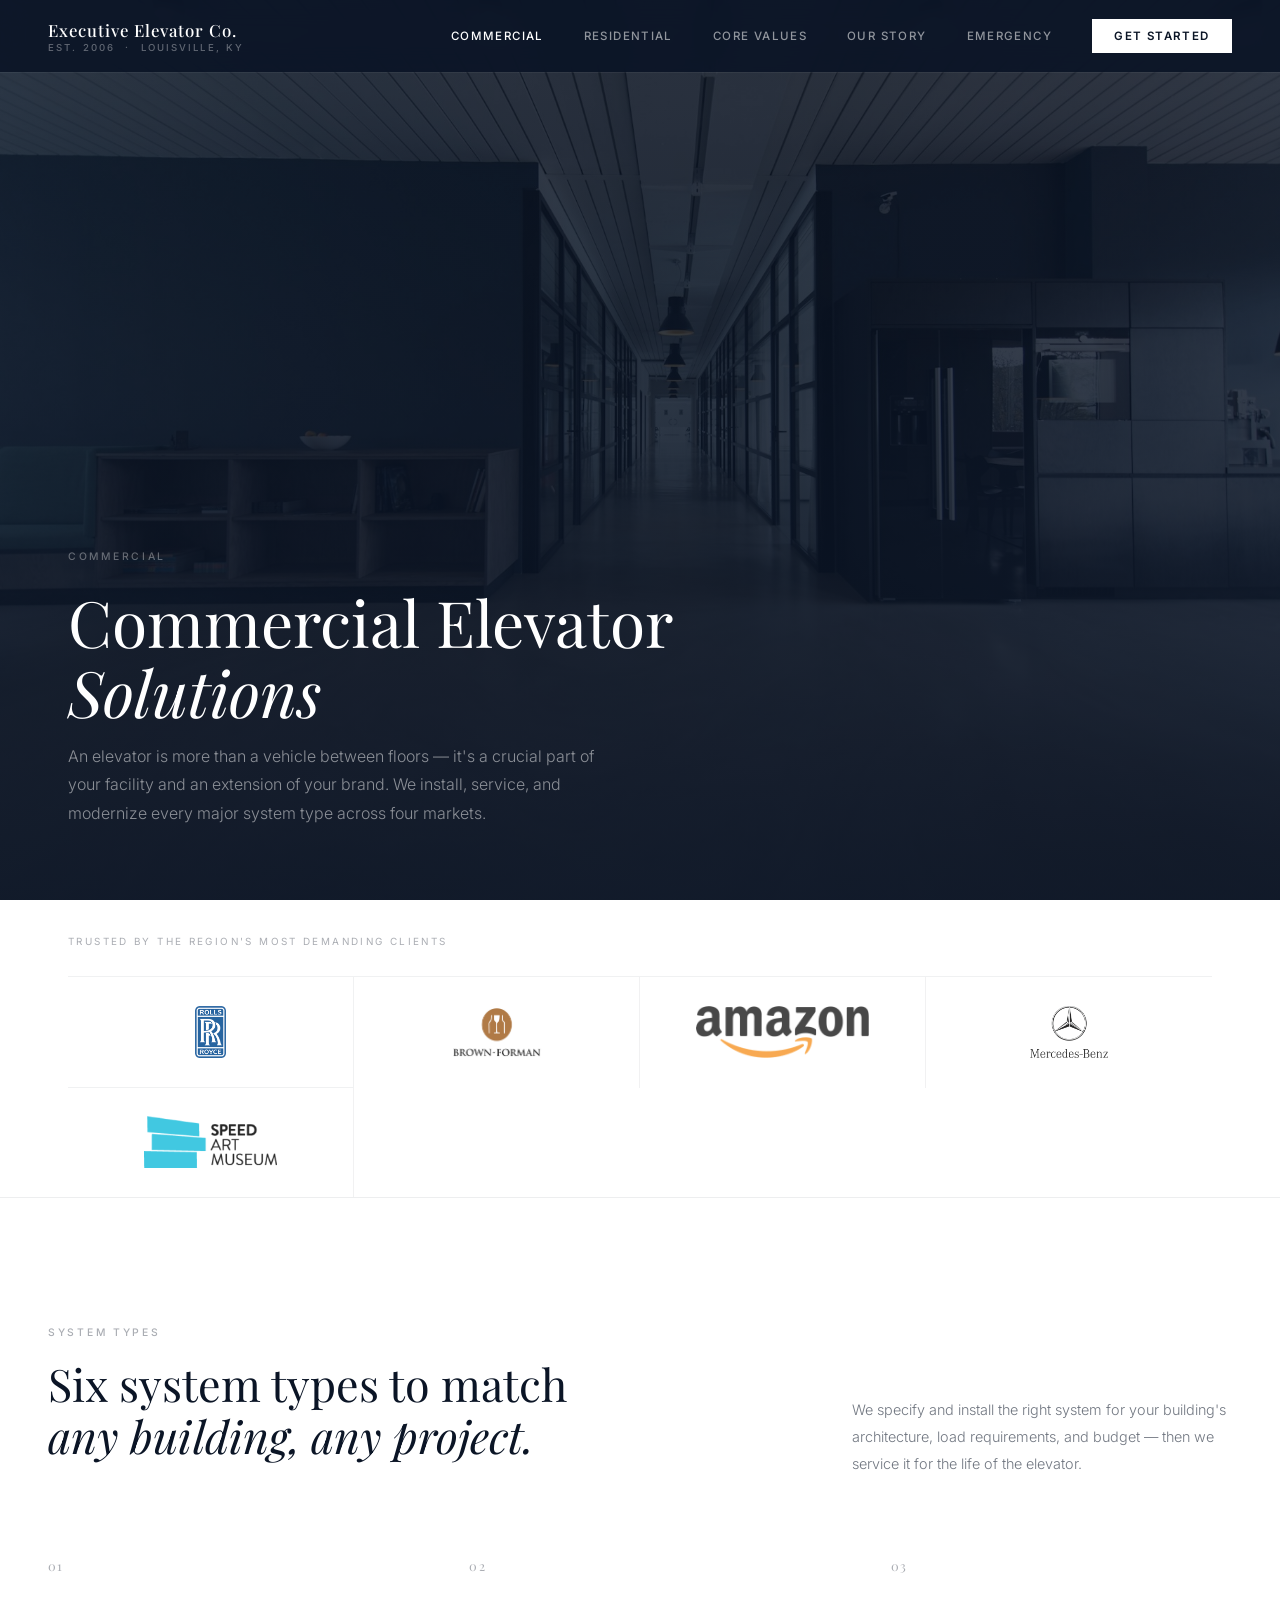
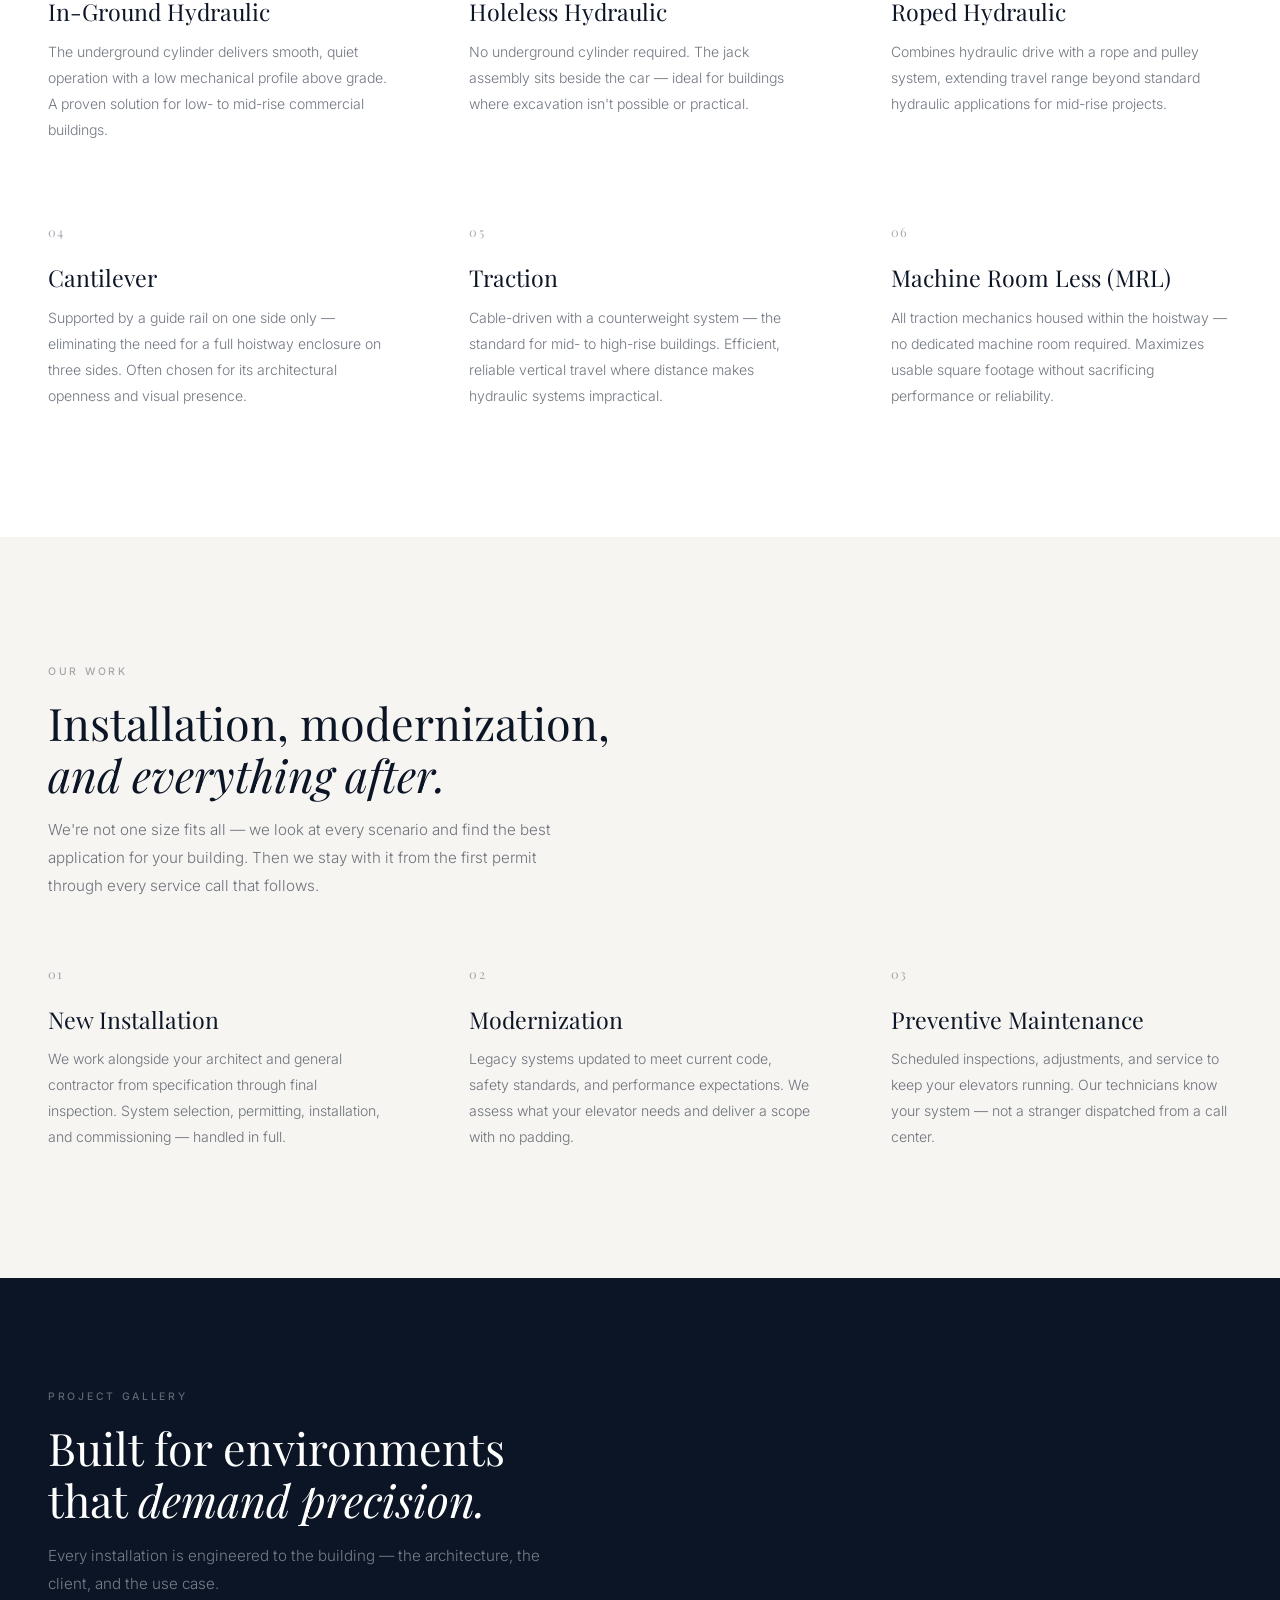
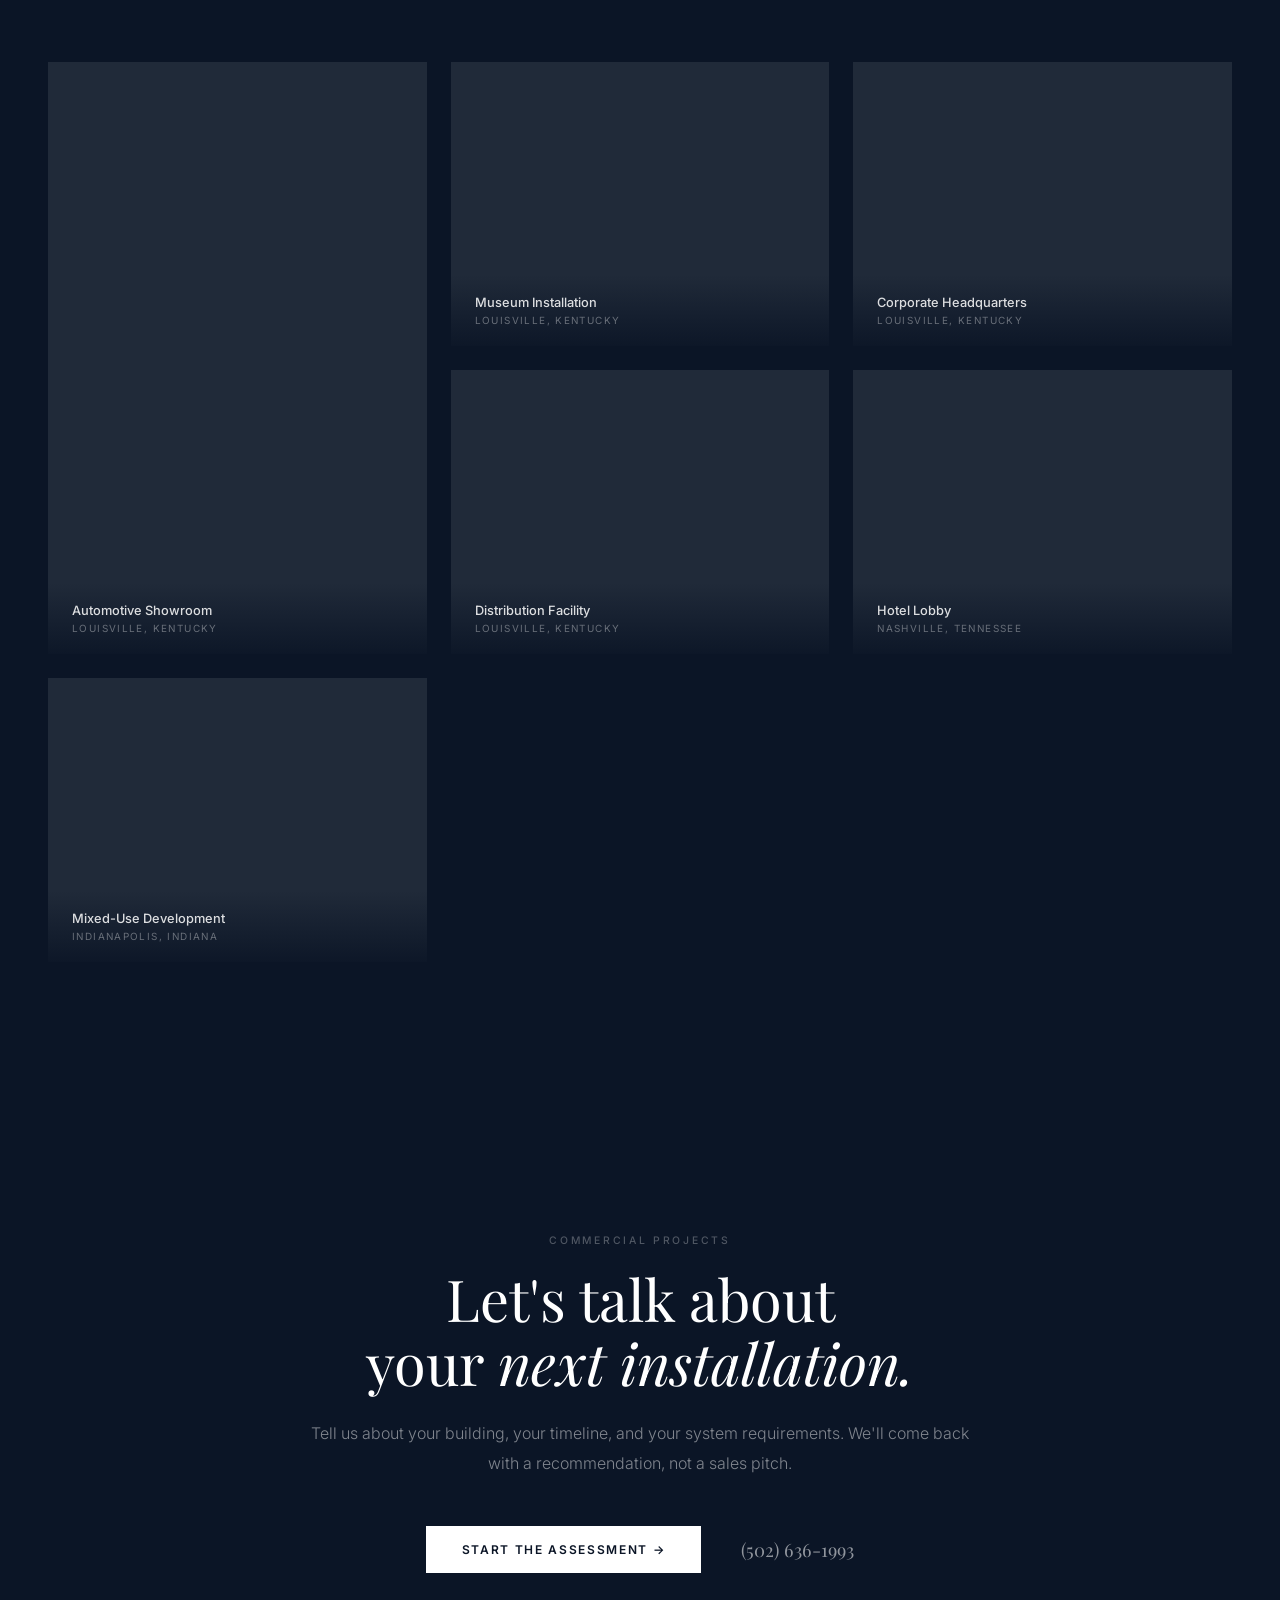
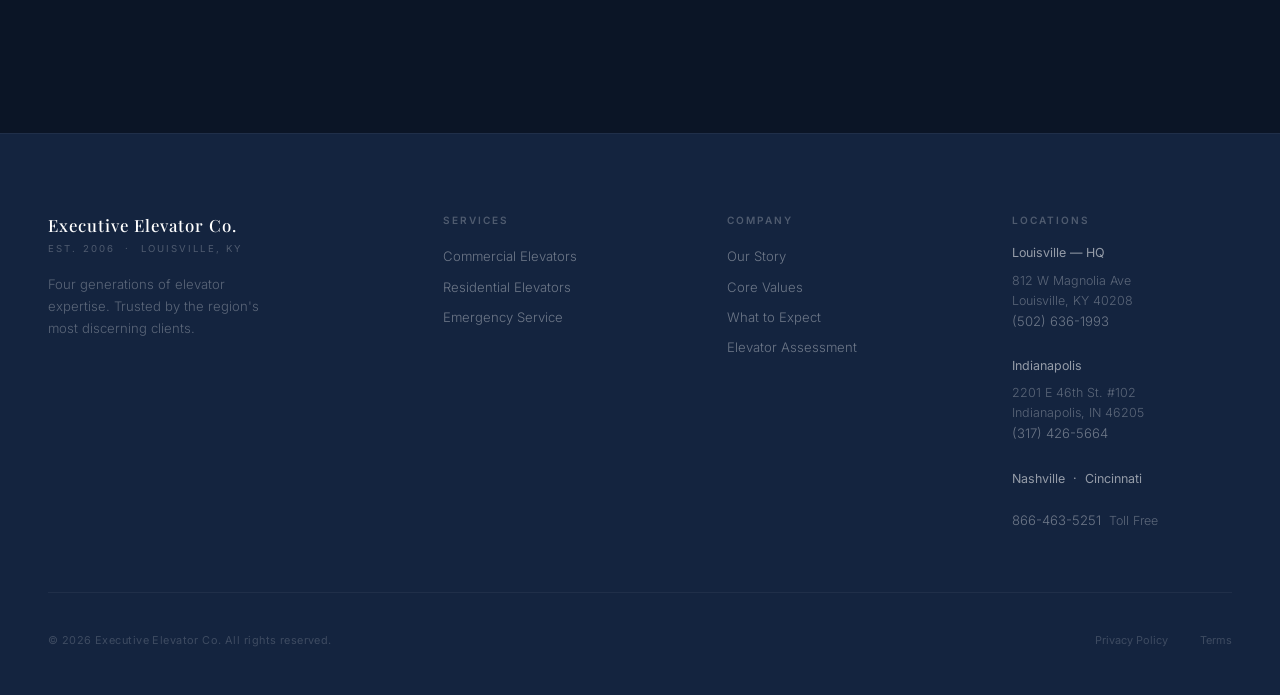
<file: commercial.html>
<!DOCTYPE html>
<html lang="en">
<head>
<meta charset="UTF-8">
<meta name="viewport" content="width=device-width, initial-scale=1.0">
<title>Commercial Elevators — Executive Elevator Co.</title>
<link rel="preconnect" href="https://fonts.googleapis.com">
<link href="https://fonts.googleapis.com/css2?family=Playfair+Display:ital,wght@0,400;0,500;0,700;1,400;1,500&family=Inter:wght@300;400;500;600&display=swap" rel="stylesheet">
<link rel="icon" type="image/x-icon" href="favicon.ico">
<link rel="stylesheet" href="style.css">
<style>
.types-header{display:flex;justify-content:space-between;align-items:flex-end;margin-bottom:5rem;flex-wrap:wrap;gap:2rem;}
.types-header-note{font-size:0.9rem;line-height:1.85;color:var(--text-mid);font-weight:300;max-width:380px;}
@media(max-width:768px){.types-header{flex-direction:column;align-items:flex-start;}}
.project-gallery{padding:7rem 3rem;background:var(--navy);}
.project-gallery-inner{max-width:var(--max);margin:0 auto;}
.gallery-header{margin-bottom:4rem;}
.gallery-grid{display:grid;grid-template-columns:repeat(3,1fr);gap:1.5rem;}
.gallery-item{position:relative;overflow:hidden;background:rgba(255,255,255,0.05);}
.gallery-item--tall{grid-row:span 2;}
.gallery-ph{width:100%;aspect-ratio:4/3;display:block;background:rgba(255,255,255,0.04);}
.gallery-item--tall .gallery-ph{aspect-ratio:unset;height:100%;min-height:520px;}
.gallery-cap{position:absolute;bottom:0;left:0;right:0;padding:1.25rem 1.5rem;background:linear-gradient(to top,rgba(11,21,38,0.9) 0%,transparent 100%);}
.gallery-cap-title{font-size:0.8rem;color:rgba(255,255,255,0.85);font-weight:500;}
.gallery-cap-loc{font-size:0.62rem;letter-spacing:0.14em;text-transform:uppercase;color:rgba(255,255,255,0.36);margin-top:0.25rem;}
@media(max-width:900px){.gallery-grid{grid-template-columns:1fr 1fr;}.gallery-item--tall{grid-row:span 1;}.gallery-item--tall .gallery-ph{min-height:unset;aspect-ratio:4/3;height:auto;}}
@media(max-width:480px){.gallery-grid{grid-template-columns:1fr;}.project-gallery{padding:5rem 1.5rem;}}
</style>
</head>
<body>

<nav id="main-nav">
  <a href="index.html" class="nav-logo">
    <div class="nav-logo-main">Executive Elevator Co.</div>
    <div class="nav-logo-sub">Est. 2006 &nbsp;·&nbsp; Louisville, KY</div>
  </a>
  <div class="nav-links">
<a href="commercial.html" class="nav-link active">Commercial</a>
    <a href="residential.html" class="nav-link">Residential</a>
    <a href="core-values.html" class="nav-link">Core Values</a>
    <a href="our-story.html" class="nav-link">Our Story</a>
    <a href="emergency.html" class="nav-link">Emergency</a>
    <a href="assessment.html" class="nav-cta">Get Started</a>
  </div>
  <div class="nav-mobile-btn" id="menu-btn">
    <span></span><span></span><span></span>
  </div>
</nav>

<div class="page-hero">
  <div class="page-hero-bg" style="background-image:url('images/commercial-hero.jpg');"></div>
  <div class="page-hero-overlay"></div>
  <div class="page-hero-inner">
    <div class="page-hero-label">Commercial</div>
    <h1 class="page-hero-h1">Commercial Elevator<br><em>Solutions</em></h1>
    <p class="page-hero-sub">An elevator is more than a vehicle between floors — it's a crucial part of your facility and an extension of your brand. We install, service, and modernize every major system type across four markets.</p>
  </div>
</div>

<div class="clients">
  <div class="clients-inner">
    <div class="clients-label">Trusted by the region's most demanding clients</div>
    <div class="clients-grid">
      <div class="client-item"><img src="logos/rollsroyce.png" alt="Rolls-Royce" loading="lazy"></div>
      <div class="client-item"><img src="logos/brown-forman.png" alt="Brown-Forman" loading="lazy"></div>
      <div class="client-item"><img src="logos/amazon.png" alt="Amazon" loading="lazy"></div>
      <div class="client-item"><img src="logos/mercedes.png" alt="Mercedes-Benz" loading="lazy"></div>
      <div class="client-item"><img src="logos/speed-museum.png" alt="Speed Art Museum" loading="lazy"></div>
    </div>
  </div>
</div>

<section class="page-section bg-white">
  <div class="section-inner">
    <div class="types-header">
      <div>
        <div class="section-eyebrow">System Types</div>
        <h2 class="section-h">Six system types to match<br><em>any building, any project.</em></h2>
      </div>
      <p class="types-header-note">We specify and install the right system for your building's architecture, load requirements, and budget — then we service it for the life of the elevator.</p>
    </div>
    <div class="block-grid">
      <div>
        <div class="block-num">01</div>
        <div class="block-title">In-Ground Hydraulic</div>
        <p class="block-desc">The underground cylinder delivers smooth, quiet operation with a low mechanical profile above grade. A proven solution for low- to mid-rise commercial buildings.</p>
      </div>
      <div>
        <div class="block-num">02</div>
        <div class="block-title">Holeless Hydraulic</div>
        <p class="block-desc">No underground cylinder required. The jack assembly sits beside the car — ideal for buildings where excavation isn't possible or practical.</p>
      </div>
      <div>
        <div class="block-num">03</div>
        <div class="block-title">Roped Hydraulic</div>
        <p class="block-desc">Combines hydraulic drive with a rope and pulley system, extending travel range beyond standard hydraulic applications for mid-rise projects.</p>
      </div>
      <div>
        <div class="block-num">04</div>
        <div class="block-title">Cantilever</div>
        <p class="block-desc">Supported by a guide rail on one side only — eliminating the need for a full hoistway enclosure on three sides. Often chosen for its architectural openness and visual presence.</p>
      </div>
      <div>
        <div class="block-num">05</div>
        <div class="block-title">Traction</div>
        <p class="block-desc">Cable-driven with a counterweight system — the standard for mid- to high-rise buildings. Efficient, reliable vertical travel where distance makes hydraulic systems impractical.</p>
      </div>
      <div>
        <div class="block-num">06</div>
        <div class="block-title">Machine Room Less (MRL)</div>
        <p class="block-desc">All traction mechanics housed within the hoistway — no dedicated machine room required. Maximizes usable square footage without sacrificing performance or reliability.</p>
      </div>
    </div>
  </div>
</section>

<section class="page-section bg-off">
  <div class="section-inner">
    <div class="section-eyebrow">Our Work</div>
    <h2 class="section-h">Installation, modernization,<br><em>and everything after.</em></h2>
    <p class="section-sub">We're not one size fits all — we look at every scenario and find the best application for your building. Then we stay with it from the first permit through every service call that follows.</p>
    <div class="block-grid">
      <div>
        <div class="block-num">01</div>
        <div class="block-title">New Installation</div>
        <p class="block-desc">We work alongside your architect and general contractor from specification through final inspection. System selection, permitting, installation, and commissioning — handled in full.</p>
      </div>
      <div>
        <div class="block-num">02</div>
        <div class="block-title">Modernization</div>
        <p class="block-desc">Legacy systems updated to meet current code, safety standards, and performance expectations. We assess what your elevator needs and deliver a scope with no padding.</p>
      </div>
      <div>
        <div class="block-num">03</div>
        <div class="block-title">Preventive Maintenance</div>
        <p class="block-desc">Scheduled inspections, adjustments, and service to keep your elevators running. Our technicians know your system — not a stranger dispatched from a call center.</p>
      </div>
    </div>
  </div>
</section>

<!-- ── PROJECT GALLERY ── -->
<section class="project-gallery">
  <div class="project-gallery-inner">
    <div class="gallery-header">
      <div class="section-eyebrow" style="color:rgba(255,255,255,0.35);">Project Gallery</div>
      <h2 class="section-h" style="color:var(--white);">Built for environments<br>that <em>demand precision.</em></h2>
      <p class="section-sub" style="color:rgba(255,255,255,0.45);">Every installation is engineered to the building — the architecture, the client, and the use case.</p>
    </div>
    <div class="gallery-grid">
      <div class="gallery-item gallery-item--tall">
        <div class="gallery-ph"></div>
        <div class="gallery-cap">
          <div class="gallery-cap-title">Automotive Showroom</div>
          <div class="gallery-cap-loc">Louisville, Kentucky</div>
        </div>
      </div>
      <div class="gallery-item">
        <div class="gallery-ph"></div>
        <div class="gallery-cap">
          <div class="gallery-cap-title">Museum Installation</div>
          <div class="gallery-cap-loc">Louisville, Kentucky</div>
        </div>
      </div>
      <div class="gallery-item">
        <div class="gallery-ph"></div>
        <div class="gallery-cap">
          <div class="gallery-cap-title">Corporate Headquarters</div>
          <div class="gallery-cap-loc">Louisville, Kentucky</div>
        </div>
      </div>
      <div class="gallery-item">
        <div class="gallery-ph"></div>
        <div class="gallery-cap">
          <div class="gallery-cap-title">Distribution Facility</div>
          <div class="gallery-cap-loc">Louisville, Kentucky</div>
        </div>
      </div>
      <div class="gallery-item">
        <div class="gallery-ph"></div>
        <div class="gallery-cap">
          <div class="gallery-cap-title">Hotel Lobby</div>
          <div class="gallery-cap-loc">Nashville, Tennessee</div>
        </div>
      </div>
      <div class="gallery-item">
        <div class="gallery-ph"></div>
        <div class="gallery-cap">
          <div class="gallery-cap-title">Mixed-Use Development</div>
          <div class="gallery-cap-loc">Indianapolis, Indiana</div>
        </div>
      </div>
    </div>
  </div>
</section>

<section class="cta-section">
  <div class="cta-inner">
    <div class="cta-eyebrow">Commercial Projects</div>
    <h2 class="cta-h">Let's talk about<br>your <em>next installation.</em></h2>
    <p class="cta-sub">Tell us about your building, your timeline, and your system requirements. We'll come back with a recommendation, not a sales pitch.</p>
    <div class="cta-actions">
      <a href="assessment.html" class="btn-primary">Start the Assessment →</a>
      <a href="tel:15026361993" class="cta-phone">(502) 636-1993</a>
    </div>
  </div>
</section>

<footer>
  <div class="footer-inner">
    <div class="footer-top">
      <div>
        <div class="footer-logo-main">Executive Elevator Co.</div>
        <div class="footer-logo-sub">Est. 2006 &nbsp;·&nbsp; Louisville, KY</div>
        <p class="footer-tagline">Four generations of elevator expertise. Trusted by the region's most discerning clients.</p>
      </div>
      <div>
        <div class="footer-col-h">Services</div>
        <ul class="footer-links">
          <li><a href="commercial.html">Commercial Elevators</a></li>
          <li><a href="residential.html">Residential Elevators</a></li>
          <li><a href="emergency.html">Emergency Service</a></li>
        </ul>
      </div>
      <div>
        <div class="footer-col-h">Company</div>
        <ul class="footer-links">
          <li><a href="our-story.html">Our Story</a></li>
          <li><a href="core-values.html">Core Values</a></li>
          <li><a href="what-to-expect.html">What to Expect</a></li>
          <li><a href="assessment.html">Elevator Assessment</a></li>
        </ul>
      </div>
      <div>
        <div class="footer-col-h">Locations</div>
        <ul class="footer-links">
          <li style="color:rgba(255,255,255,0.55);font-size:0.78rem;font-weight:400;">Louisville — HQ</li>
          <li style="color:rgba(255,255,255,0.3);font-size:0.78rem;font-weight:300;line-height:1.6;">812 W Magnolia Ave<br>Louisville, KY 40208<br><a href="tel:15026361993" style="color:rgba(255,255,255,0.38);text-decoration:none;">(502) 636-1993</a></li>
          <li style="color:rgba(255,255,255,0.55);font-size:0.78rem;font-weight:400;margin-top:1rem;">Indianapolis</li>
          <li style="color:rgba(255,255,255,0.3);font-size:0.78rem;font-weight:300;line-height:1.6;">2201 E 46th St. #102<br>Indianapolis, IN 46205<br><a href="tel:13174265664" style="color:rgba(255,255,255,0.38);text-decoration:none;">(317) 426-5664</a></li>
          <li style="color:rgba(255,255,255,0.55);font-size:0.78rem;font-weight:400;margin-top:1rem;">Nashville &nbsp;·&nbsp; Cincinnati</li>
          <li style="color:rgba(255,255,255,0.3);font-size:0.78rem;font-weight:300;margin-top:1rem;"><a href="tel:18664635251" style="color:rgba(255,255,255,0.38);text-decoration:none;">866-463-5251</a> &nbsp;Toll Free</li>
        </ul>
      </div>
    </div>
    <div class="footer-bottom">
      <div class="footer-copy">© 2026 Executive Elevator Co. All rights reserved.</div>
      <div class="footer-bottom-links">
        <a href="#">Privacy Policy</a>
        <a href="#">Terms</a>
      </div>
    </div>
  </div>
</footer>

<script src="nav.js"></script>
</body>
</html>
</file>
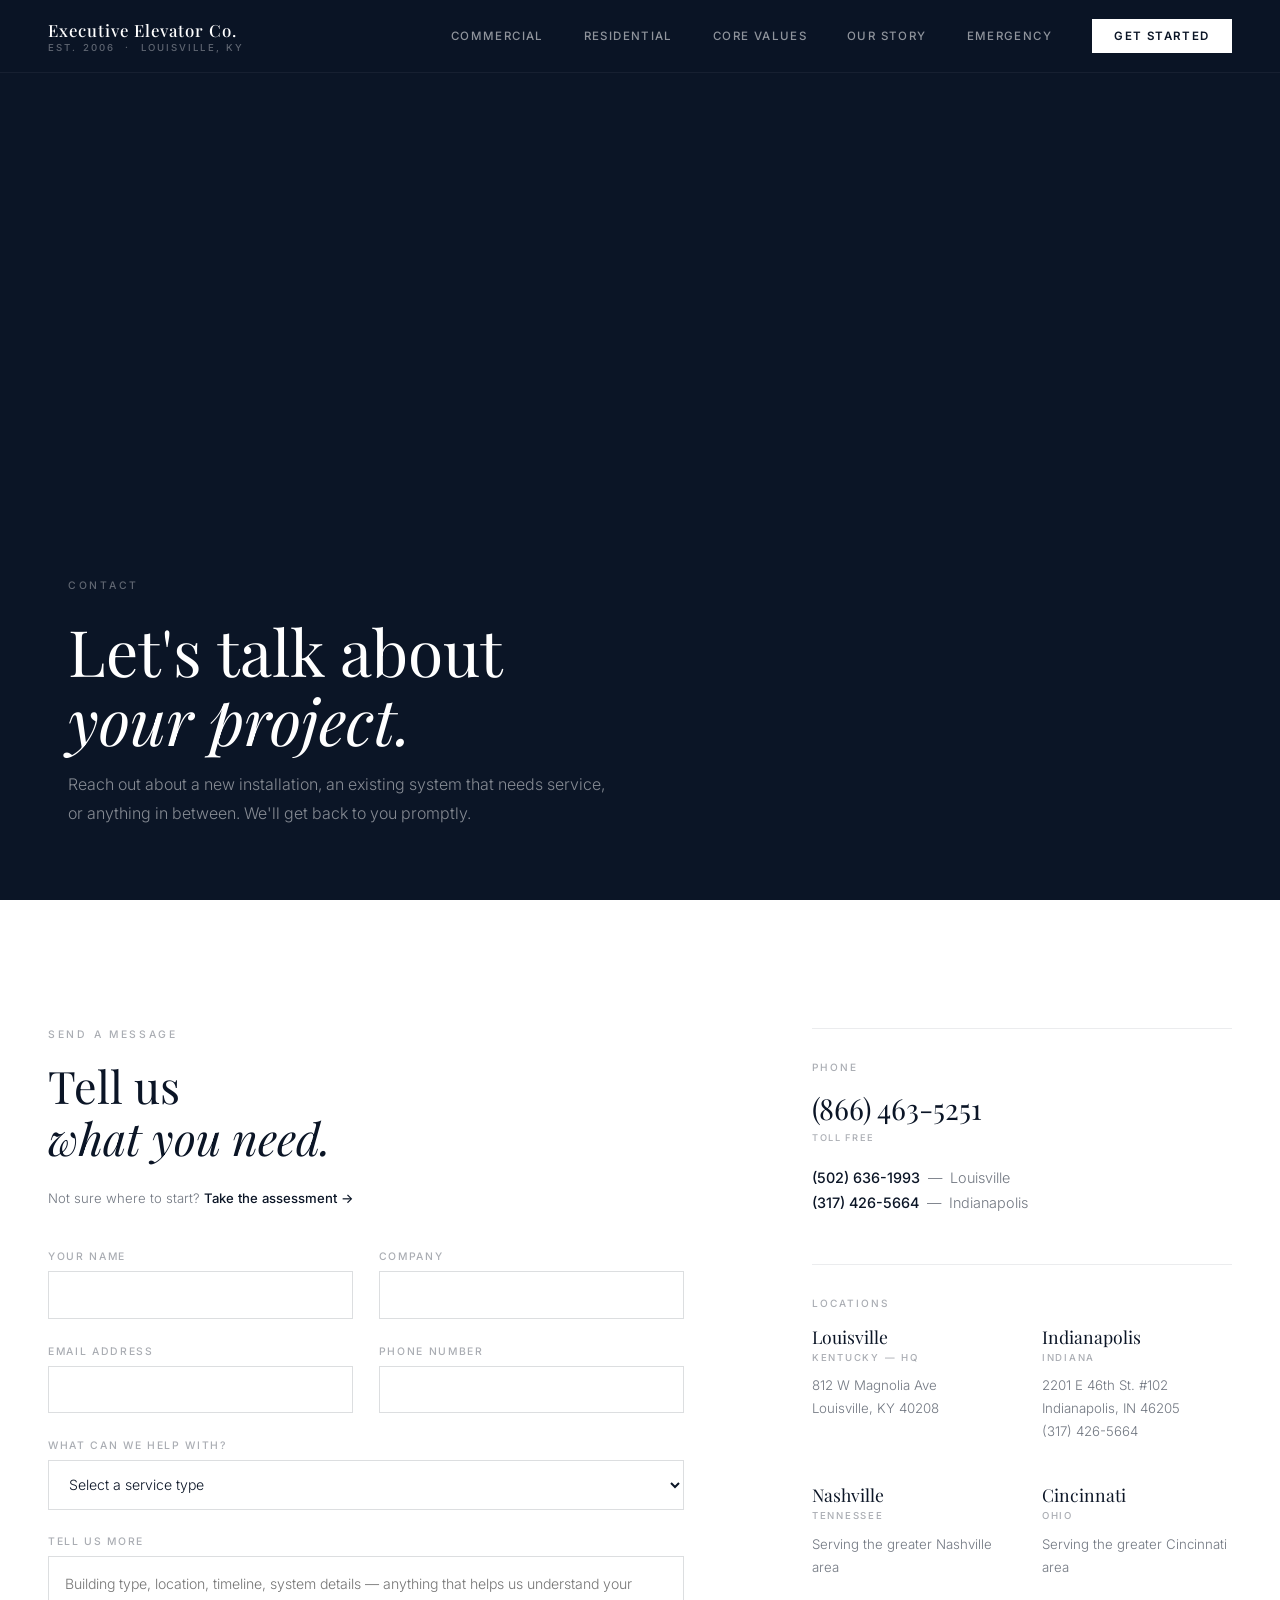
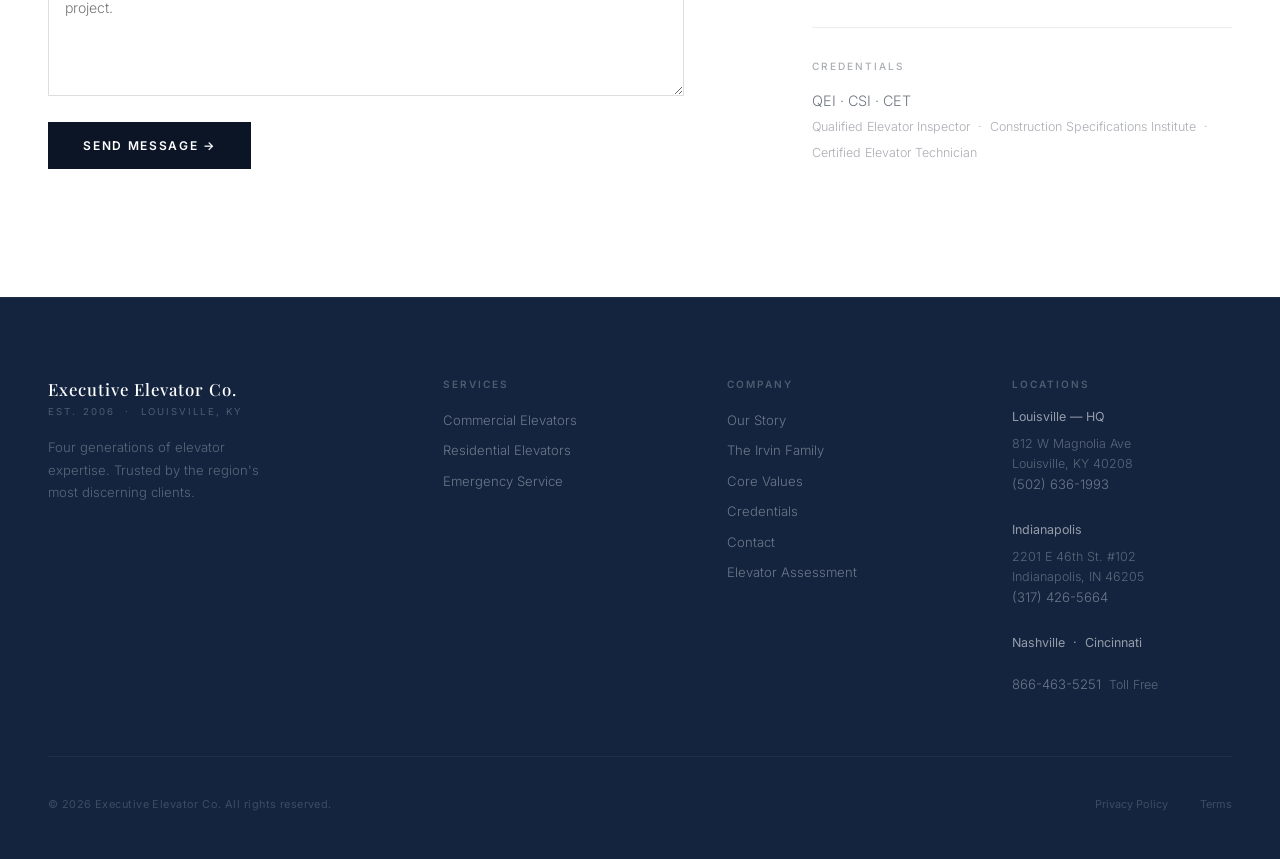
<file: contact.html>
<!DOCTYPE html>
<html lang="en">
<head>
<meta charset="UTF-8">
<meta name="viewport" content="width=device-width, initial-scale=1.0">
<title>Contact — Executive Elevator Co.</title>
<link rel="preconnect" href="https://fonts.googleapis.com">
<link href="https://fonts.googleapis.com/css2?family=Playfair+Display:ital,wght@0,400;0,500;0,700;1,400;1,500&family=Inter:wght@300;400;500;600&display=swap" rel="stylesheet">
<link rel="icon" type="image/x-icon" href="favicon.ico">
<link rel="stylesheet" href="style.css">
<style>
.contact-layout{display:grid;grid-template-columns:1fr 420px;gap:8rem;align-items:start;}
.contact-form{display:flex;flex-direction:column;gap:1.6rem;}
.form-row{display:grid;grid-template-columns:1fr 1fr;gap:1.6rem;}
.form-group{display:flex;flex-direction:column;gap:0.5rem;}
.form-label{font-size:0.65rem;letter-spacing:0.16em;text-transform:uppercase;color:var(--text-light);font-weight:500;}
.form-input,.form-textarea{border:1px solid rgba(11,21,38,0.14);background:var(--white);padding:0.9rem 1rem;font-size:0.88rem;color:var(--text);font-family:var(--sans);font-weight:300;width:100%;transition:border-color 0.2s;outline:none;}
.form-input:focus,.form-textarea:focus{border-color:rgba(11,21,38,0.45);}
.form-textarea{resize:vertical;min-height:140px;line-height:1.7;}
.form-submit{display:inline-flex;align-items:center;gap:10px;background:var(--navy);color:var(--white);padding:1rem 2.2rem;font-size:0.75rem;letter-spacing:0.14em;text-transform:uppercase;font-weight:600;border:none;cursor:pointer;font-family:var(--sans);transition:opacity 0.2s;width:fit-content;}
.form-submit:hover{opacity:0.85;}
.contact-info{display:flex;flex-direction:column;gap:3rem;}
.contact-info-section{border-top:1px solid rgba(11,21,38,0.08);padding-top:2rem;}
.contact-info-label{font-size:0.63rem;letter-spacing:0.2em;text-transform:uppercase;color:var(--text-light);margin-bottom:1rem;font-weight:500;}
.contact-info-value{font-size:0.9rem;line-height:1.75;color:var(--text-mid);font-weight:300;}
.contact-info-value a{color:var(--navy);text-decoration:none;font-weight:500;}
.contact-info-value a:hover{opacity:0.7;}
.contact-phone-big{font-family:var(--serif);font-size:1.8rem;font-weight:400;color:var(--navy);text-decoration:none;display:block;margin-top:0.4rem;transition:opacity 0.2s;}
.contact-phone-big:hover{opacity:0.7;}
.locations-grid{display:grid;grid-template-columns:1fr 1fr;gap:2.5rem;margin-top:1rem;}
.location-city{font-family:var(--serif);font-size:1.1rem;font-weight:400;color:var(--navy);margin-bottom:0.25rem;}
.location-tag{font-size:0.6rem;letter-spacing:0.18em;text-transform:uppercase;color:var(--text-light);margin-bottom:0.7rem;font-weight:500;}
.location-addr{font-size:0.83rem;line-height:1.75;color:var(--text-mid);font-weight:300;}
@media(max-width:1000px){.contact-layout{grid-template-columns:1fr;gap:5rem;}.contact-info{order:-1;}}
@media(max-width:600px){.form-row{grid-template-columns:1fr;}.locations-grid{grid-template-columns:1fr;}}
</style>
</head>
<body>

<nav id="main-nav">
  <a href="index.html" class="nav-logo">
    <div class="nav-logo-main">Executive Elevator Co.</div>
    <div class="nav-logo-sub">Est. 2006 &nbsp;·&nbsp; Louisville, KY</div>
  </a>
  <div class="nav-links">
<a href="commercial.html" class="nav-link">Commercial</a>
    <a href="residential.html" class="nav-link">Residential</a>
    <a href="core-values.html" class="nav-link">Core Values</a>
    <a href="our-story.html" class="nav-link">Our Story</a>
    <a href="emergency.html" class="nav-link">Emergency</a>
    <a href="assessment.html" class="nav-cta">Get Started</a>
  </div>
  <div class="nav-mobile-btn" id="menu-btn">
    <span></span><span></span><span></span>
  </div>
</nav>

<div class="page-hero">
  <div class="page-hero-bg"></div>
  <div class="page-hero-overlay"></div>
  <div class="page-hero-inner">
    <div class="page-hero-label">Contact</div>
    <h1 class="page-hero-h1">Let's talk about<br><em>your project.</em></h1>
    <p class="page-hero-sub">Reach out about a new installation, an existing system that needs service, or anything in between. We'll get back to you promptly.</p>
  </div>
</div>

<section class="page-section bg-white">
  <div class="section-inner">
    <div class="contact-layout">
      <div>
        <div class="section-eyebrow">Send a Message</div>
        <h2 class="section-h" style="margin-bottom:1.5rem;">Tell us<br><em>what you need.</em></h2>
        <p style="font-size:0.82rem;line-height:1.75;color:var(--text-mid);font-weight:300;margin-bottom:2.5rem;">Not sure where to start? <a href="assessment.html" style="color:var(--navy);font-weight:500;text-decoration:none;">Take the assessment →</a></p>
        <form class="contact-form" action="" method="post">
          <div class="form-row">
            <div class="form-group">
              <label class="form-label" for="name">Your Name</label>
              <input class="form-input" type="text" id="name" name="name" autocomplete="name" required>
            </div>
            <div class="form-group">
              <label class="form-label" for="company">Company</label>
              <input class="form-input" type="text" id="company" name="company" autocomplete="organization">
            </div>
          </div>
          <div class="form-row">
            <div class="form-group">
              <label class="form-label" for="email">Email Address</label>
              <input class="form-input" type="email" id="email" name="email" autocomplete="email" required>
            </div>
            <div class="form-group">
              <label class="form-label" for="phone">Phone Number</label>
              <input class="form-input" type="tel" id="phone" name="phone" autocomplete="tel">
            </div>
          </div>
          <div class="form-group">
            <label class="form-label" for="service">What can we help with?</label>
            <select class="form-input" id="service" name="service">
              <option value="">Select a service type</option>
              <option value="commercial-install">Commercial — New Installation</option>
              <option value="commercial-modernization">Commercial — Modernization</option>
              <option value="commercial-maintenance">Commercial — Maintenance Contract</option>
              <option value="residential-install">Residential — New Installation</option>
              <option value="residential-service">Residential — Service</option>
              <option value="emergency">Emergency Service</option>
              <option value="other">Other</option>
            </select>
          </div>
          <div class="form-group">
            <label class="form-label" for="message">Tell us more</label>
            <textarea class="form-textarea" id="message" name="message" placeholder="Building type, location, timeline, system details — anything that helps us understand your project."></textarea>
          </div>
          <button type="submit" class="form-submit">Send Message →</button>
        </form>
      </div>

      <div class="contact-info">
        <div class="contact-info-section">
          <div class="contact-info-label">Phone</div>
          <a href="tel:18664635251" class="contact-phone-big">(866) 463-5251</a>
          <div style="font-size:0.58rem;letter-spacing:0.18em;text-transform:uppercase;color:var(--text-light);font-weight:500;margin-top:0.3rem;margin-bottom:1.4rem;">Toll Free</div>
          <div class="contact-info-value">
            <a href="tel:15026361993">(502) 636-1993</a> &nbsp;&mdash;&nbsp; Louisville<br>
            <a href="tel:13174265664">(317) 426-5664</a> &nbsp;&mdash;&nbsp; Indianapolis
          </div>
        </div>
        <div class="contact-info-section">
          <div class="contact-info-label">Locations</div>
          <div class="locations-grid">
            <div>
              <div class="location-city">Louisville</div>
              <div class="location-tag">Kentucky — HQ</div>
              <div class="location-addr">812 W Magnolia Ave<br>Louisville, KY 40208</div>
            </div>
            <div>
              <div class="location-city">Indianapolis</div>
              <div class="location-tag">Indiana</div>
              <div class="location-addr">2201 E 46th St. #102<br>Indianapolis, IN 46205<br>(317) 426-5664</div>
            </div>
            <div>
              <div class="location-city">Nashville</div>
              <div class="location-tag">Tennessee</div>
              <div class="location-addr">Serving the greater Nashville area</div>
            </div>
            <div>
              <div class="location-city">Cincinnati</div>
              <div class="location-tag">Ohio</div>
              <div class="location-addr">Serving the greater Cincinnati area</div>
            </div>
          </div>
        </div>
        <div class="contact-info-section">
          <div class="contact-info-label">Credentials</div>
          <div class="contact-info-value">
            QEI · CSI · CET<br>
            <span style="font-size:0.78rem;color:var(--text-light);">Qualified Elevator Inspector &nbsp;·&nbsp; Construction Specifications Institute &nbsp;·&nbsp; Certified Elevator Technician</span>
          </div>
        </div>
      </div>
    </div>
  </div>
</section>

<footer>
  <div class="footer-inner">
    <div class="footer-top">
      <div>
        <div class="footer-logo-main">Executive Elevator Co.</div>
        <div class="footer-logo-sub">Est. 2006 &nbsp;·&nbsp; Louisville, KY</div>
        <p class="footer-tagline">Four generations of elevator expertise. Trusted by the region's most discerning clients.</p>
      </div>
      <div>
        <div class="footer-col-h">Services</div>
        <ul class="footer-links">
          <li><a href="commercial.html">Commercial Elevators</a></li>
          <li><a href="residential.html">Residential Elevators</a></li>
          <li><a href="contact.html">Emergency Service</a></li>
        </ul>
      </div>
      <div>
        <div class="footer-col-h">Company</div>
        <ul class="footer-links">
          <li><a href="our-story.html">Our Story</a></li>
          <li><a href="our-story.html">The Irvin Family</a></li>
          <li><a href="core-values.html">Core Values</a></li>
          <li><a href="our-story.html">Credentials</a></li>
          <li><a href="contact.html">Contact</a></li>
          <li><a href="assessment.html">Elevator Assessment</a></li>
        </ul>
      </div>
      <div>
        <div class="footer-col-h">Locations</div>
        <ul class="footer-links">
          <li style="color:rgba(255,255,255,0.55);font-size:0.78rem;font-weight:400;">Louisville — HQ</li>
          <li style="color:rgba(255,255,255,0.3);font-size:0.78rem;font-weight:300;line-height:1.6;">812 W Magnolia Ave<br>Louisville, KY 40208<br><a href="tel:15026361993" style="color:rgba(255,255,255,0.38);text-decoration:none;">(502) 636-1993</a></li>
          <li style="color:rgba(255,255,255,0.55);font-size:0.78rem;font-weight:400;margin-top:1rem;">Indianapolis</li>
          <li style="color:rgba(255,255,255,0.3);font-size:0.78rem;font-weight:300;line-height:1.6;">2201 E 46th St. #102<br>Indianapolis, IN 46205<br><a href="tel:13174265664" style="color:rgba(255,255,255,0.38);text-decoration:none;">(317) 426-5664</a></li>
          <li style="color:rgba(255,255,255,0.55);font-size:0.78rem;font-weight:400;margin-top:1rem;">Nashville &nbsp;·&nbsp; Cincinnati</li>
          <li style="color:rgba(255,255,255,0.3);font-size:0.78rem;font-weight:300;margin-top:1rem;"><a href="tel:18664635251" style="color:rgba(255,255,255,0.38);text-decoration:none;">866-463-5251</a> &nbsp;Toll Free</li>
        </ul>
      </div>
    </div>
    <div class="footer-bottom">
      <div class="footer-copy">© 2026 Executive Elevator Co. All rights reserved.</div>
      <div class="footer-bottom-links">
        <a href="#">Privacy Policy</a>
        <a href="#">Terms</a>
      </div>
    </div>
  </div>
</footer>

</body>
</html>
</file>
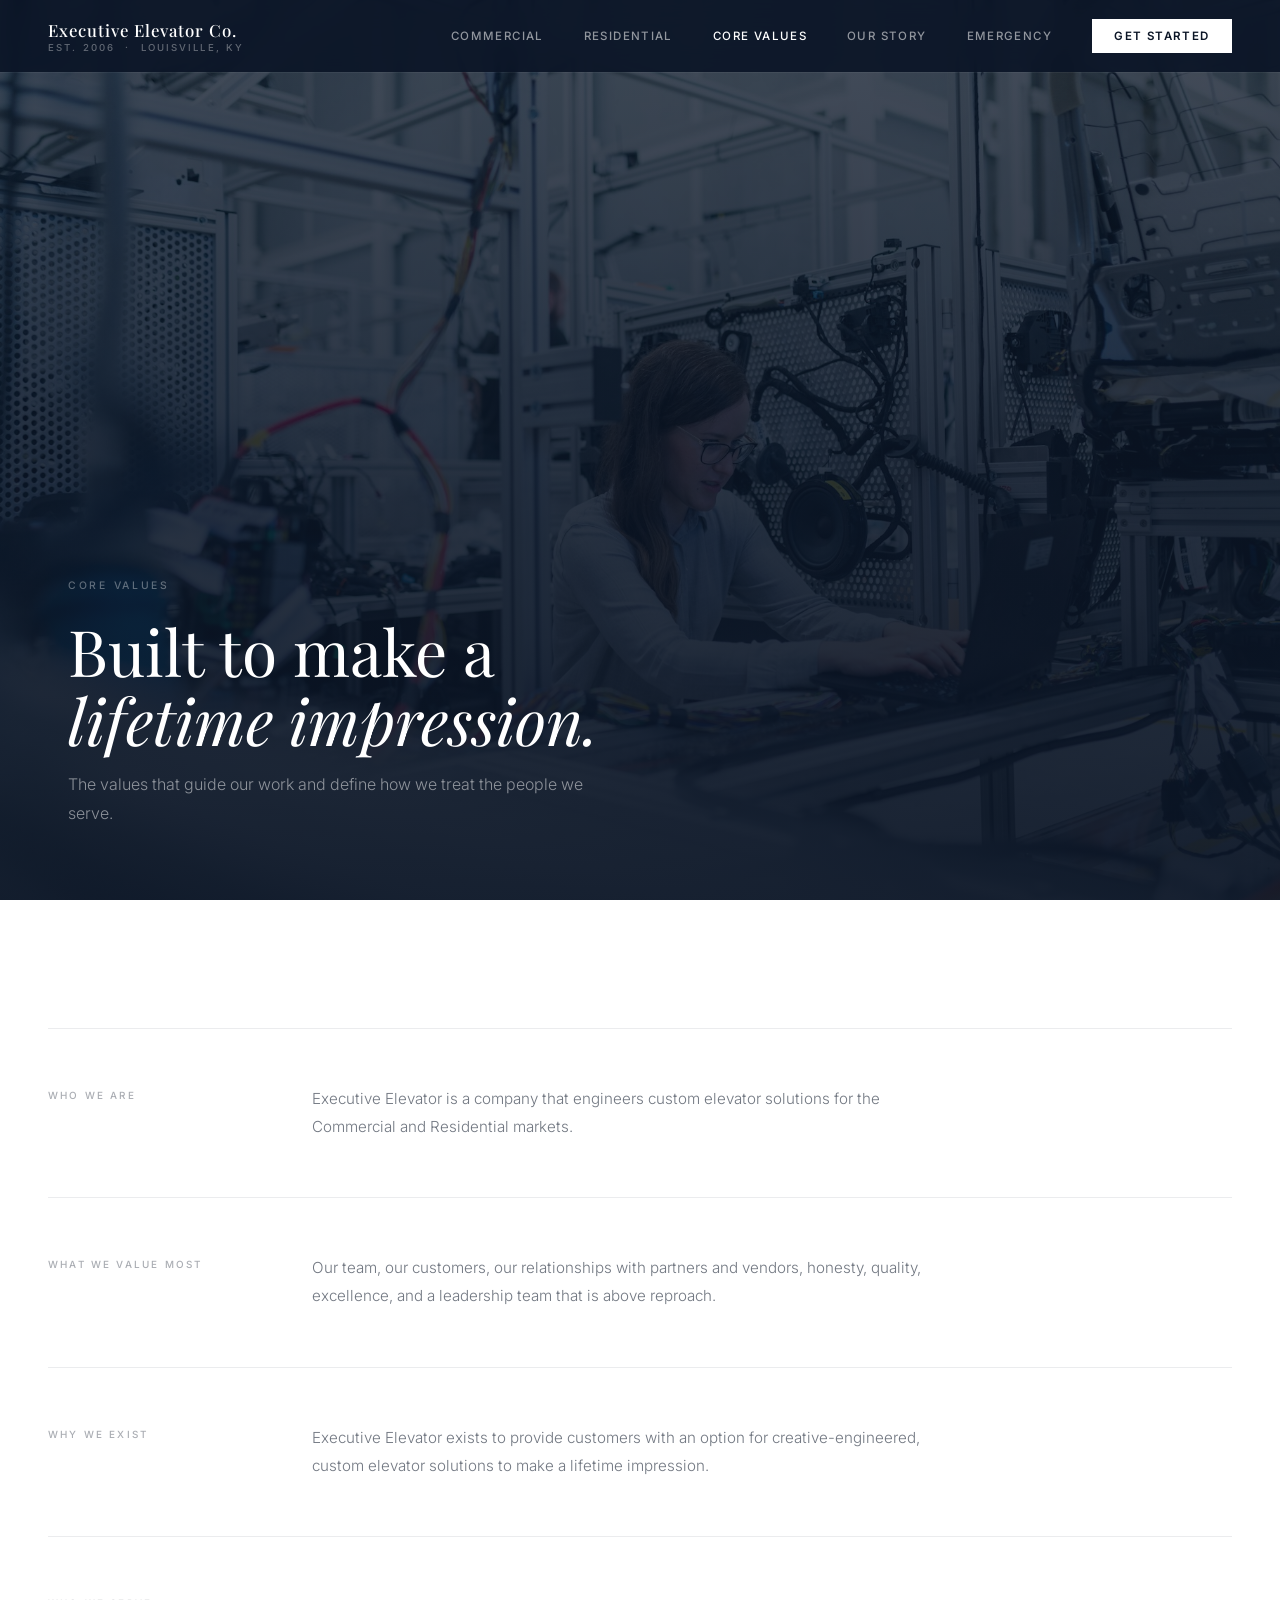
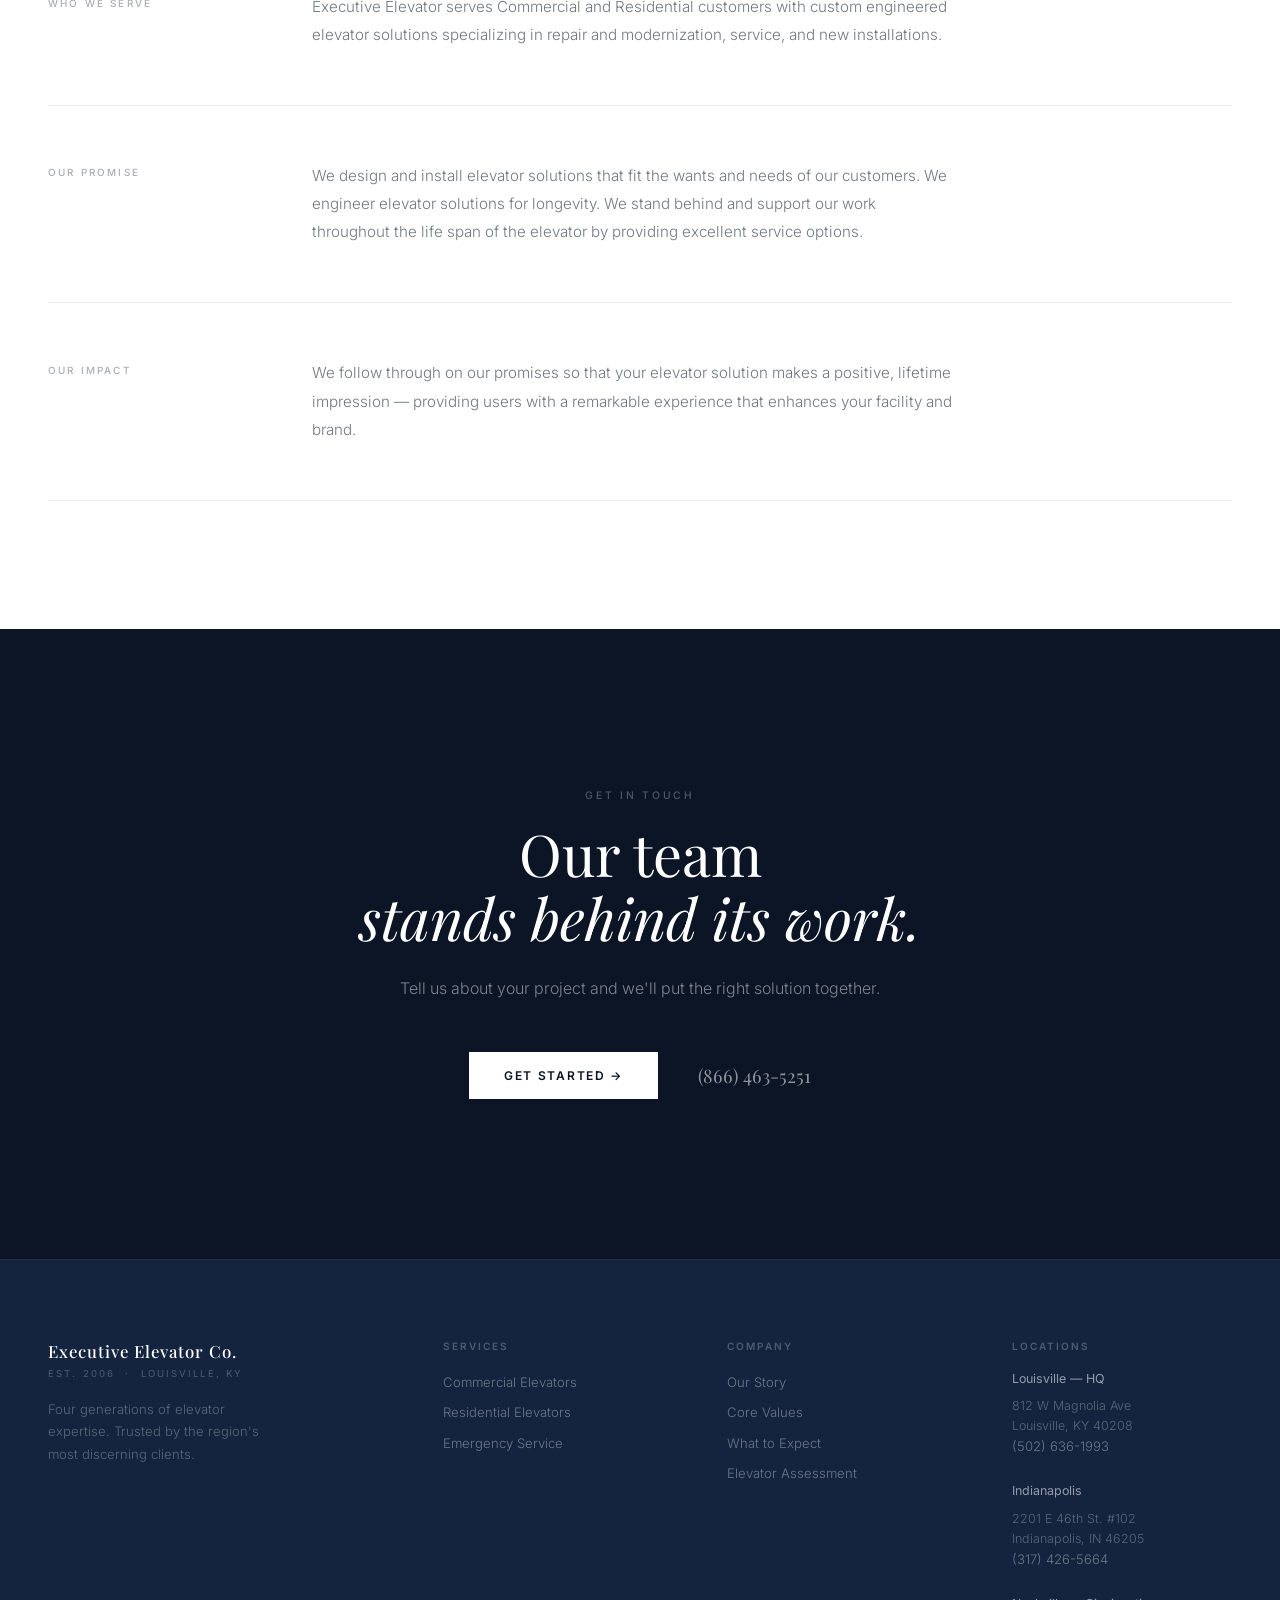
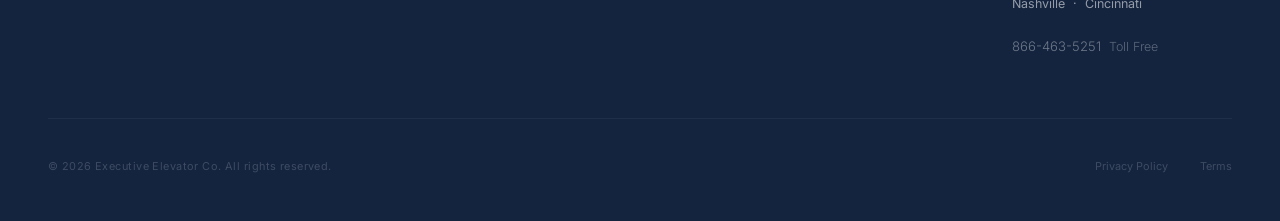
<file: core-values.html>
<!DOCTYPE html>
<html lang="en">
<head>
<meta charset="UTF-8">
<meta name="viewport" content="width=device-width, initial-scale=1.0">
<title>Core Values — Executive Elevator Co.</title>
<link rel="preconnect" href="https://fonts.googleapis.com">
<link href="https://fonts.googleapis.com/css2?family=Playfair+Display:ital,wght@0,400;0,500;0,700;1,400;1,500&family=Inter:wght@300;400;500;600&display=swap" rel="stylesheet">
<link rel="icon" type="image/x-icon" href="favicon.ico">
<link rel="stylesheet" href="style.css">
<style>
.values-list{border-top:1px solid rgba(11,21,38,0.08);}
.value-row{display:grid;grid-template-columns:200px 1fr;gap:4rem;padding:3.5rem 0;border-bottom:1px solid rgba(11,21,38,0.08);align-items:start;}
.value-label{font-size:0.62rem;letter-spacing:0.22em;text-transform:uppercase;color:var(--text-light);font-weight:500;padding-top:0.2rem;line-height:1.6;}
.value-body{font-size:0.95rem;line-height:1.85;color:var(--text-mid);font-weight:300;max-width:640px;}
@media(max-width:768px){
  .value-row{grid-template-columns:1fr;gap:0.8rem;padding:2.5rem 0;}
}
</style>
</head>
<body>

<nav id="main-nav">
  <a href="index.html" class="nav-logo">
    <div class="nav-logo-main">Executive Elevator Co.</div>
    <div class="nav-logo-sub">Est. 2006 &nbsp;·&nbsp; Louisville, KY</div>
  </a>
  <div class="nav-links">
    <a href="commercial.html" class="nav-link">Commercial</a>
    <a href="residential.html" class="nav-link">Residential</a>
    <a href="core-values.html" class="nav-link active">Core Values</a>
    <a href="our-story.html" class="nav-link">Our Story</a>
    <a href="emergency.html" class="nav-link">Emergency</a>
    <a href="assessment.html" class="nav-cta">Get Started</a>
  </div>
  <div class="nav-mobile-btn" id="menu-btn">
    <span></span><span></span><span></span>
  </div>
</nav>

<div class="page-hero">
  <div class="page-hero-bg" style="background-image:url('images/core-values-hero.jpg');"></div>
  <div class="page-hero-overlay"></div>
  <div class="page-hero-inner">
    <div class="page-hero-label">Core Values</div>
    <h1 class="page-hero-h1">Built to make a<br><em>lifetime impression.</em></h1>
    <p class="page-hero-sub">The values that guide our work and define how we treat the people we serve.</p>
  </div>
</div>

<section class="page-section bg-white">
  <div class="section-inner">
    <div class="values-list">

      <div class="value-row">
        <div class="value-label">Who We Are</div>
        <div class="value-body">Executive Elevator is a company that engineers custom elevator solutions for the Commercial and Residential markets.</div>
      </div>

      <div class="value-row">
        <div class="value-label">What We Value Most</div>
        <div class="value-body">Our team, our customers, our relationships with partners and vendors, honesty, quality, excellence, and a leadership team that is above reproach.</div>
      </div>

      <div class="value-row">
        <div class="value-label">Why We Exist</div>
        <div class="value-body">Executive Elevator exists to provide customers with an option for creative-engineered, custom elevator solutions to make a lifetime impression.</div>
      </div>

      <div class="value-row">
        <div class="value-label">Who We Serve</div>
        <div class="value-body">Executive Elevator serves Commercial and Residential customers with custom engineered elevator solutions specializing in repair and modernization, service, and new installations.</div>
      </div>

      <div class="value-row">
        <div class="value-label">Our Promise</div>
        <div class="value-body">We design and install elevator solutions that fit the wants and needs of our customers. We engineer elevator solutions for longevity. We stand behind and support our work throughout the life span of the elevator by providing excellent service options.</div>
      </div>

      <div class="value-row">
        <div class="value-label">Our Impact</div>
        <div class="value-body">We follow through on our promises so that your elevator solution makes a positive, lifetime impression — providing users with a remarkable experience that enhances your facility and brand.</div>
      </div>

    </div>
  </div>
</section>

<section class="cta-section">
  <div class="cta-inner">
    <div class="cta-eyebrow">Get In Touch</div>
    <h2 class="cta-h">Our team<br><em>stands behind its work.</em></h2>
    <p class="cta-sub">Tell us about your project and we'll put the right solution together.</p>
    <div class="cta-actions">
      <a href="assessment.html" class="btn-primary">Get Started →</a>
      <a href="tel:18664635251" class="cta-phone">(866) 463-5251</a>
    </div>
  </div>
</section>

<footer>
  <div class="footer-inner">
    <div class="footer-top">
      <div>
        <div class="footer-logo-main">Executive Elevator Co.</div>
        <div class="footer-logo-sub">Est. 2006 &nbsp;·&nbsp; Louisville, KY</div>
        <p class="footer-tagline">Four generations of elevator expertise. Trusted by the region's most discerning clients.</p>
      </div>
      <div>
        <div class="footer-col-h">Services</div>
        <ul class="footer-links">
          <li><a href="commercial.html">Commercial Elevators</a></li>
          <li><a href="residential.html">Residential Elevators</a></li>
          <li><a href="emergency.html">Emergency Service</a></li>
        </ul>
      </div>
      <div>
        <div class="footer-col-h">Company</div>
        <ul class="footer-links">
          <li><a href="our-story.html">Our Story</a></li>
          <li><a href="core-values.html">Core Values</a></li>
          <li><a href="what-to-expect.html">What to Expect</a></li>
          <li><a href="assessment.html">Elevator Assessment</a></li>
        </ul>
      </div>
      <div>
        <div class="footer-col-h">Locations</div>
        <ul class="footer-links">
          <li style="color:rgba(255,255,255,0.55);font-size:0.78rem;font-weight:400;">Louisville — HQ</li>
          <li style="color:rgba(255,255,255,0.3);font-size:0.78rem;font-weight:300;line-height:1.6;">812 W Magnolia Ave<br>Louisville, KY 40208<br><a href="tel:15026361993" style="color:rgba(255,255,255,0.38);text-decoration:none;">(502) 636-1993</a></li>
          <li style="color:rgba(255,255,255,0.55);font-size:0.78rem;font-weight:400;margin-top:1rem;">Indianapolis</li>
          <li style="color:rgba(255,255,255,0.3);font-size:0.78rem;font-weight:300;line-height:1.6;">2201 E 46th St. #102<br>Indianapolis, IN 46205<br><a href="tel:13174265664" style="color:rgba(255,255,255,0.38);text-decoration:none;">(317) 426-5664</a></li>
          <li style="color:rgba(255,255,255,0.55);font-size:0.78rem;font-weight:400;margin-top:1rem;">Nashville &nbsp;·&nbsp; Cincinnati</li>
          <li style="color:rgba(255,255,255,0.3);font-size:0.78rem;font-weight:300;margin-top:1rem;"><a href="tel:18664635251" style="color:rgba(255,255,255,0.38);text-decoration:none;">866-463-5251</a> &nbsp;Toll Free</li>
        </ul>
      </div>
    </div>
    <div class="footer-bottom">
      <div class="footer-copy">© 2026 Executive Elevator Co. All rights reserved.</div>
      <div class="footer-bottom-links">
        <a href="#">Privacy Policy</a>
        <a href="#">Terms</a>
      </div>
    </div>
  </div>
</footer>

<script src="nav.js"></script>
</body>
</html>
</file>
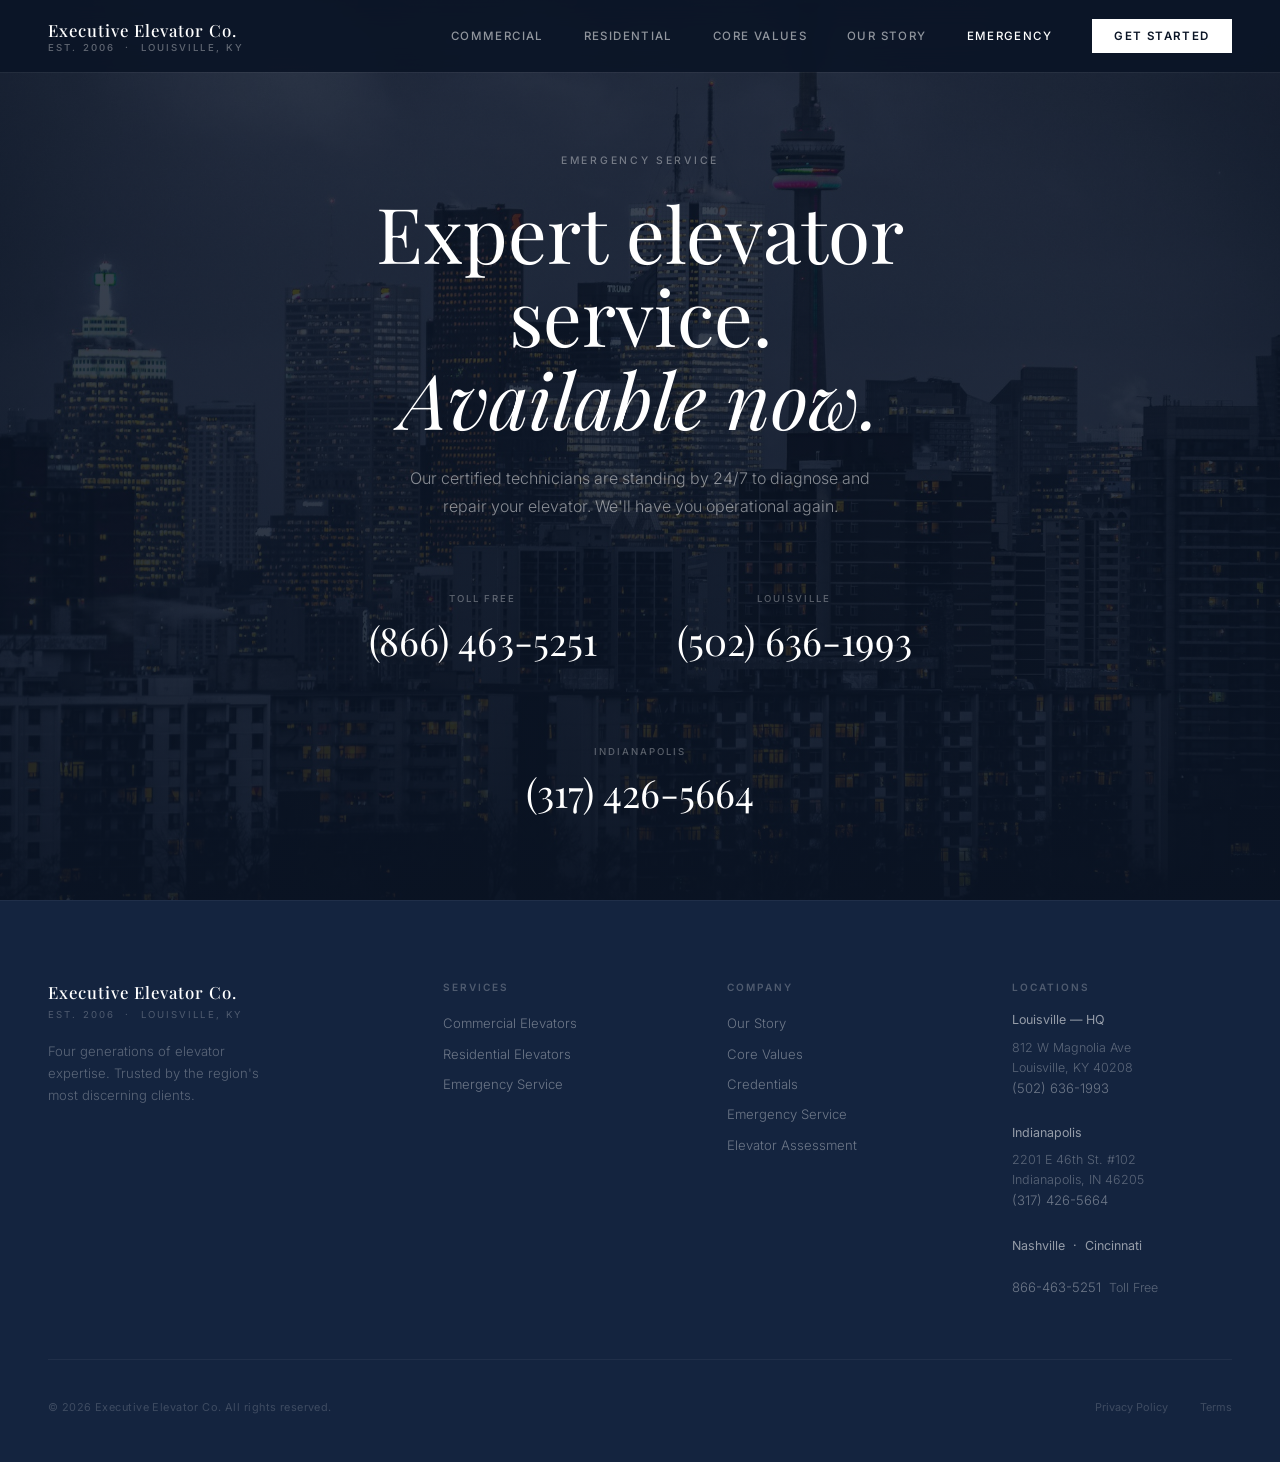
<file: emergency.html>
<!DOCTYPE html>
<html lang="en">
<head>
<meta charset="UTF-8">
<meta name="viewport" content="width=device-width, initial-scale=1.0">
<title>Emergency Service — Executive Elevator Co.</title>
<link rel="preconnect" href="https://fonts.googleapis.com">
<link href="https://fonts.googleapis.com/css2?family=Playfair+Display:ital,wght@0,400;0,500;0,700;1,400;1,500&family=Inter:wght@300;400;500;600&display=swap" rel="stylesheet">
<link rel="icon" type="image/x-icon" href="favicon.ico">
<link rel="stylesheet" href="style.css">
<style>
.emergency-hero{position:relative;min-height:100vh;display:flex;align-items:center;justify-content:center;background:var(--navy);overflow:hidden;}
.emergency-bg{position:absolute;inset:0;background-size:cover;background-position:center;background-repeat:no-repeat;opacity:0.30;}
.emergency-overlay{position:absolute;inset:0;background:linear-gradient(to top,rgba(11,21,38,0.7) 0%,rgba(11,21,38,0.25) 100%);}
.emergency-content{position:relative;z-index:2;text-align:center;padding:calc(var(--nav-h) + 4rem) 3rem 4rem;max-width:820px;margin:0 auto;}
.emergency-eyebrow{font-size:0.65rem;letter-spacing:0.26em;text-transform:uppercase;color:rgba(255,255,255,0.38);margin-bottom:1.5rem;font-weight:500;}
.emergency-h1{font-family:var(--serif);font-size:clamp(3rem,6vw,5.5rem);font-weight:400;color:var(--white);line-height:1.08;margin-bottom:1.5rem;}
.emergency-h1 em{font-style:italic;}
.emergency-sub{font-size:1rem;line-height:1.8;color:rgba(255,255,255,0.5);font-weight:300;max-width:480px;margin:0 auto 4.5rem;}
.emergency-phones{display:flex;gap:5rem;justify-content:center;flex-wrap:wrap;}
.emergency-phone-label{font-size:0.6rem;letter-spacing:0.2em;text-transform:uppercase;color:rgba(255,255,255,0.32);margin-bottom:0.6rem;font-weight:500;}
.emergency-phone-num{font-family:var(--serif);font-size:clamp(1.6rem,3vw,2.4rem);color:var(--white);text-decoration:none;display:block;transition:opacity 0.2s;}
.emergency-phone-num:hover{opacity:0.65;}
@media(max-width:600px){.emergency-phones{gap:3rem;}.emergency-content{padding-left:1.5rem;padding-right:1.5rem;}}
</style>
</head>
<body>

<nav id="main-nav">
  <a href="index.html" class="nav-logo">
    <div class="nav-logo-main">Executive Elevator Co.</div>
    <div class="nav-logo-sub">Est. 2006 &nbsp;·&nbsp; Louisville, KY</div>
  </a>
  <div class="nav-links">
    <a href="commercial.html" class="nav-link">Commercial</a>
    <a href="residential.html" class="nav-link">Residential</a>
    <a href="core-values.html" class="nav-link">Core Values</a>
    <a href="our-story.html" class="nav-link">Our Story</a>
    <a href="emergency.html" class="nav-link active">Emergency</a>
    <a href="assessment.html" class="nav-cta">Get Started</a>
  </div>
  <div class="nav-mobile-btn" id="menu-btn">
    <span></span><span></span><span></span>
  </div>
</nav>

<section class="emergency-hero">
  <div class="emergency-bg" style="background-image:url('images/emergency-hero.jpg');"></div>
  <div class="emergency-overlay"></div>
  <div class="emergency-content">
    <div class="emergency-eyebrow">Emergency Service</div>
    <h1 class="emergency-h1">Expert elevator service.<br><em>Available now.</em></h1>
    <p class="emergency-sub">Our certified technicians are standing by 24/7 to diagnose and repair your elevator. We'll have you operational again.</p>
    <div class="emergency-phones">
      <div>
        <div class="emergency-phone-label">Toll Free</div>
        <a href="tel:18664635251" class="emergency-phone-num">(866) 463-5251</a>
      </div>
      <div>
        <div class="emergency-phone-label">Louisville</div>
        <a href="tel:15026361993" class="emergency-phone-num">(502) 636-1993</a>
      </div>
      <div>
        <div class="emergency-phone-label">Indianapolis</div>
        <a href="tel:13174265664" class="emergency-phone-num">(317) 426-5664</a>
      </div>
    </div>
  </div>
</section>

<footer>
  <div class="footer-inner">
    <div class="footer-top">
      <div>
        <div class="footer-logo-main">Executive Elevator Co.</div>
        <div class="footer-logo-sub">Est. 2006 &nbsp;·&nbsp; Louisville, KY</div>
        <p class="footer-tagline">Four generations of elevator expertise. Trusted by the region's most discerning clients.</p>
      </div>
      <div>
        <div class="footer-col-h">Services</div>
        <ul class="footer-links">
          <li><a href="commercial.html">Commercial Elevators</a></li>
          <li><a href="residential.html">Residential Elevators</a></li>
          <li><a href="emergency.html">Emergency Service</a></li>
        </ul>
      </div>
      <div>
        <div class="footer-col-h">Company</div>
        <ul class="footer-links">
          <li><a href="our-story.html">Our Story</a></li>
          <li><a href="core-values.html">Core Values</a></li>
          <li><a href="our-story.html">Credentials</a></li>
          <li><a href="emergency.html">Emergency Service</a></li>
          <li><a href="assessment.html">Elevator Assessment</a></li>
        </ul>
      </div>
      <div>
        <div class="footer-col-h">Locations</div>
        <ul class="footer-links">
          <li style="color:rgba(255,255,255,0.55);font-size:0.78rem;font-weight:400;">Louisville — HQ</li>
          <li style="color:rgba(255,255,255,0.3);font-size:0.78rem;font-weight:300;line-height:1.6;">812 W Magnolia Ave<br>Louisville, KY 40208<br><a href="tel:15026361993" style="color:rgba(255,255,255,0.38);text-decoration:none;">(502) 636-1993</a></li>
          <li style="color:rgba(255,255,255,0.55);font-size:0.78rem;font-weight:400;margin-top:1rem;">Indianapolis</li>
          <li style="color:rgba(255,255,255,0.3);font-size:0.78rem;font-weight:300;line-height:1.6;">2201 E 46th St. #102<br>Indianapolis, IN 46205<br><a href="tel:13174265664" style="color:rgba(255,255,255,0.38);text-decoration:none;">(317) 426-5664</a></li>
          <li style="color:rgba(255,255,255,0.55);font-size:0.78rem;font-weight:400;margin-top:1rem;">Nashville &nbsp;·&nbsp; Cincinnati</li>
          <li style="color:rgba(255,255,255,0.3);font-size:0.78rem;font-weight:300;margin-top:1rem;"><a href="tel:18664635251" style="color:rgba(255,255,255,0.38);text-decoration:none;">866-463-5251</a> &nbsp;Toll Free</li>
        </ul>
      </div>
    </div>
    <div class="footer-bottom">
      <div class="footer-copy">© 2026 Executive Elevator Co. All rights reserved.</div>
      <div class="footer-bottom-links">
        <a href="#">Privacy Policy</a>
        <a href="#">Terms</a>
      </div>
    </div>
  </div>
</footer>

<script src="nav.js"></script>
</body>
</html>
</file>
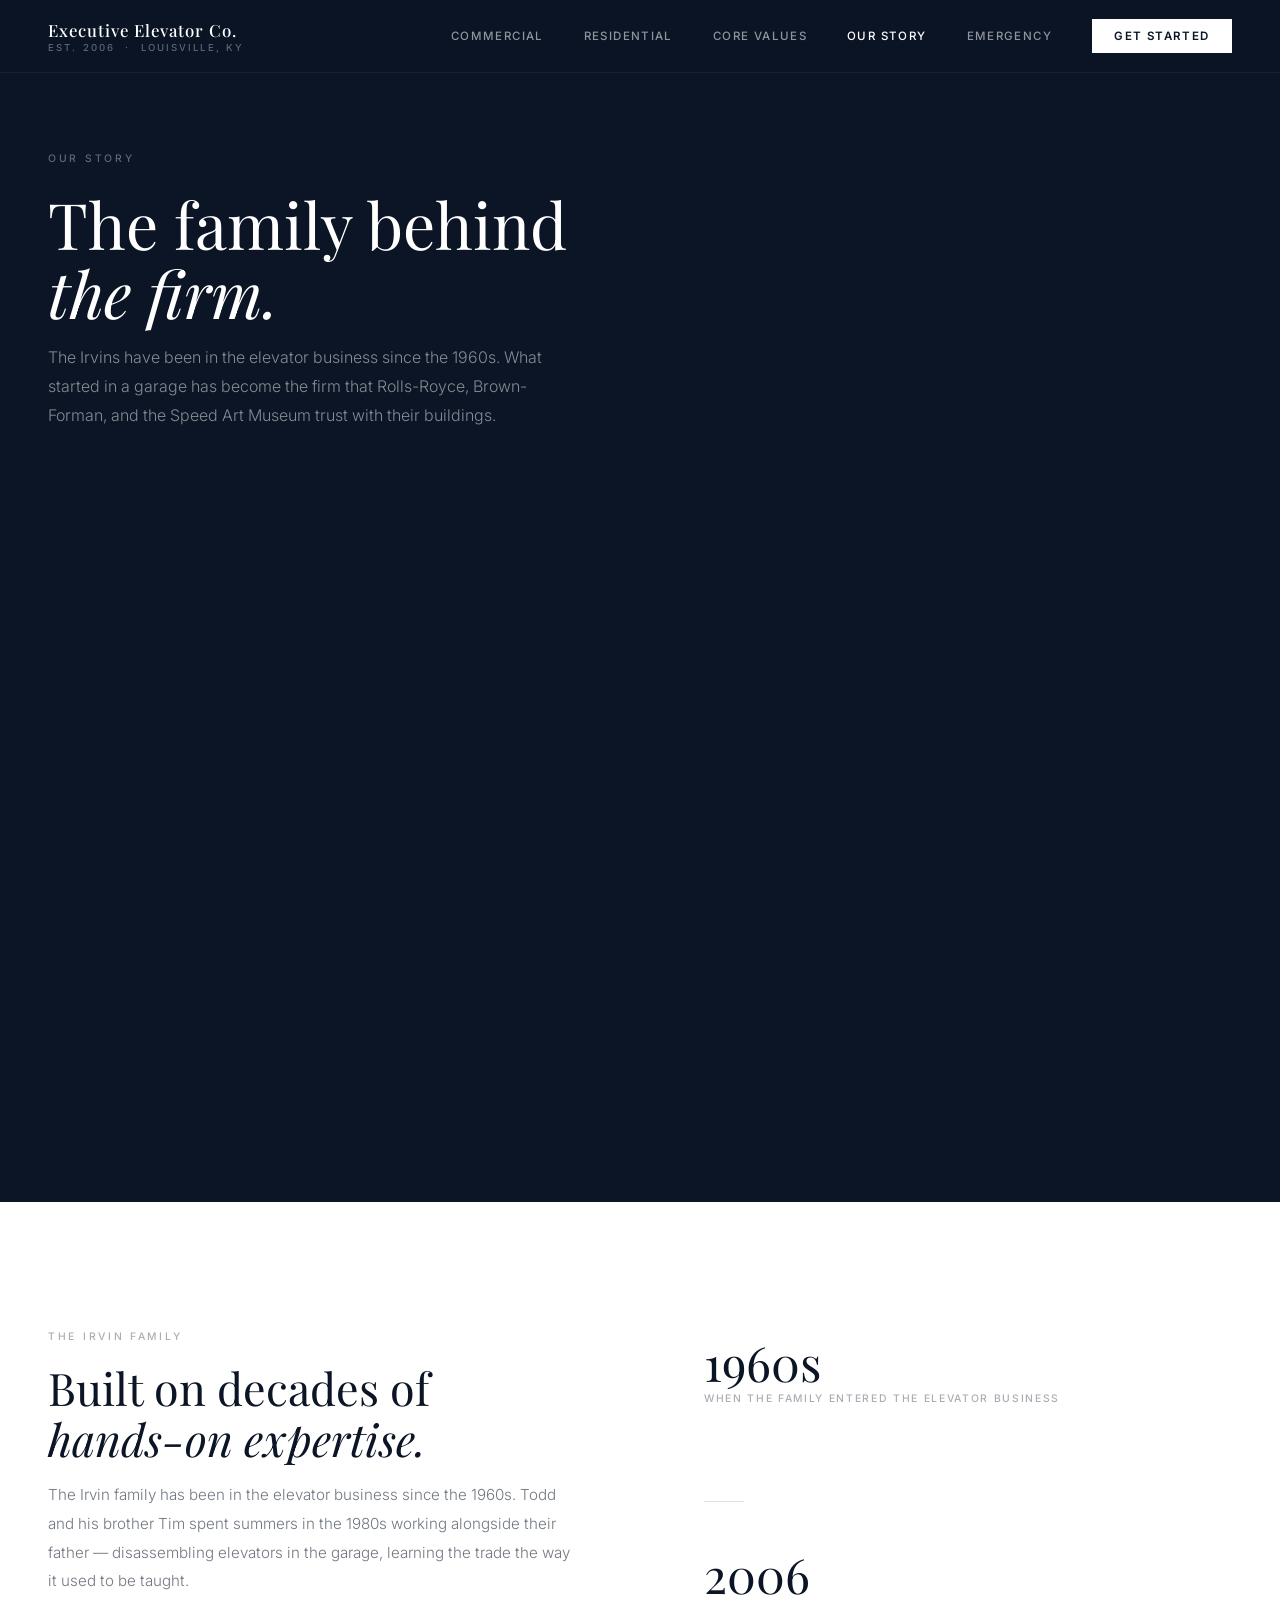
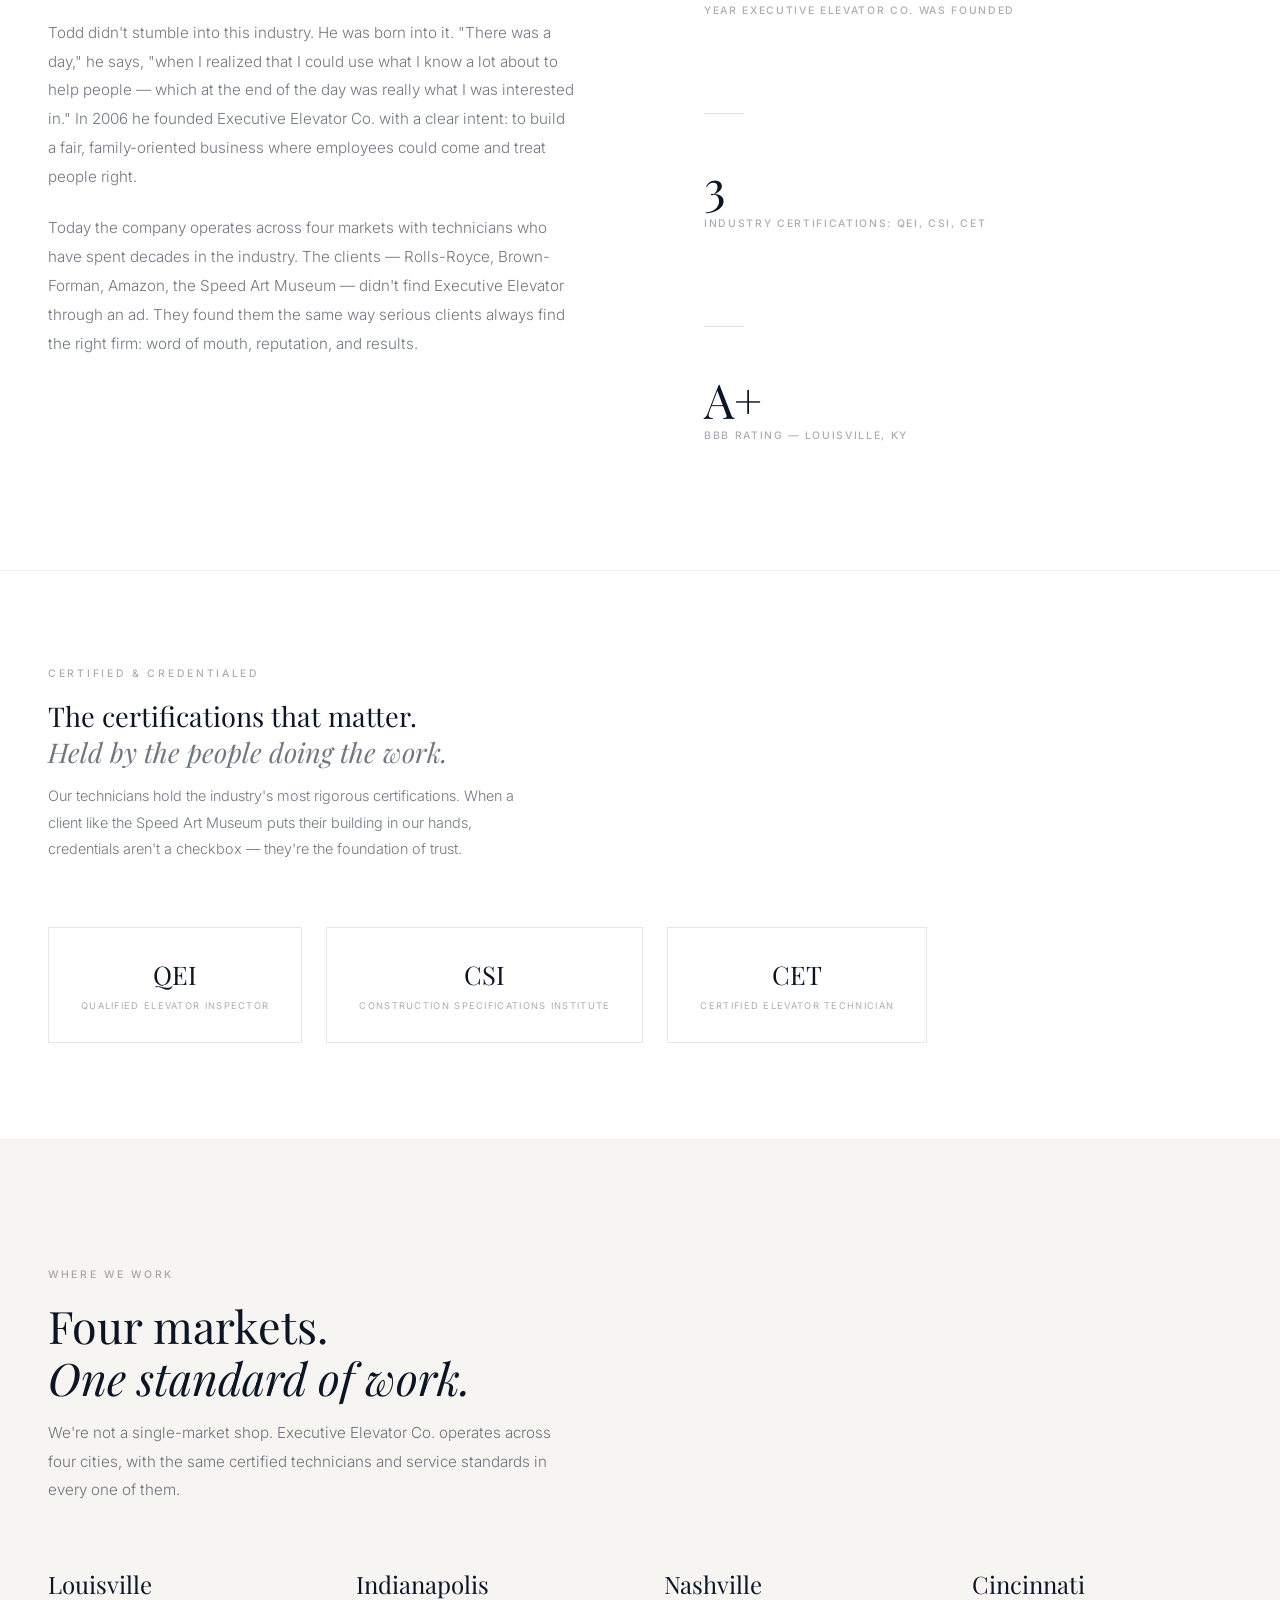
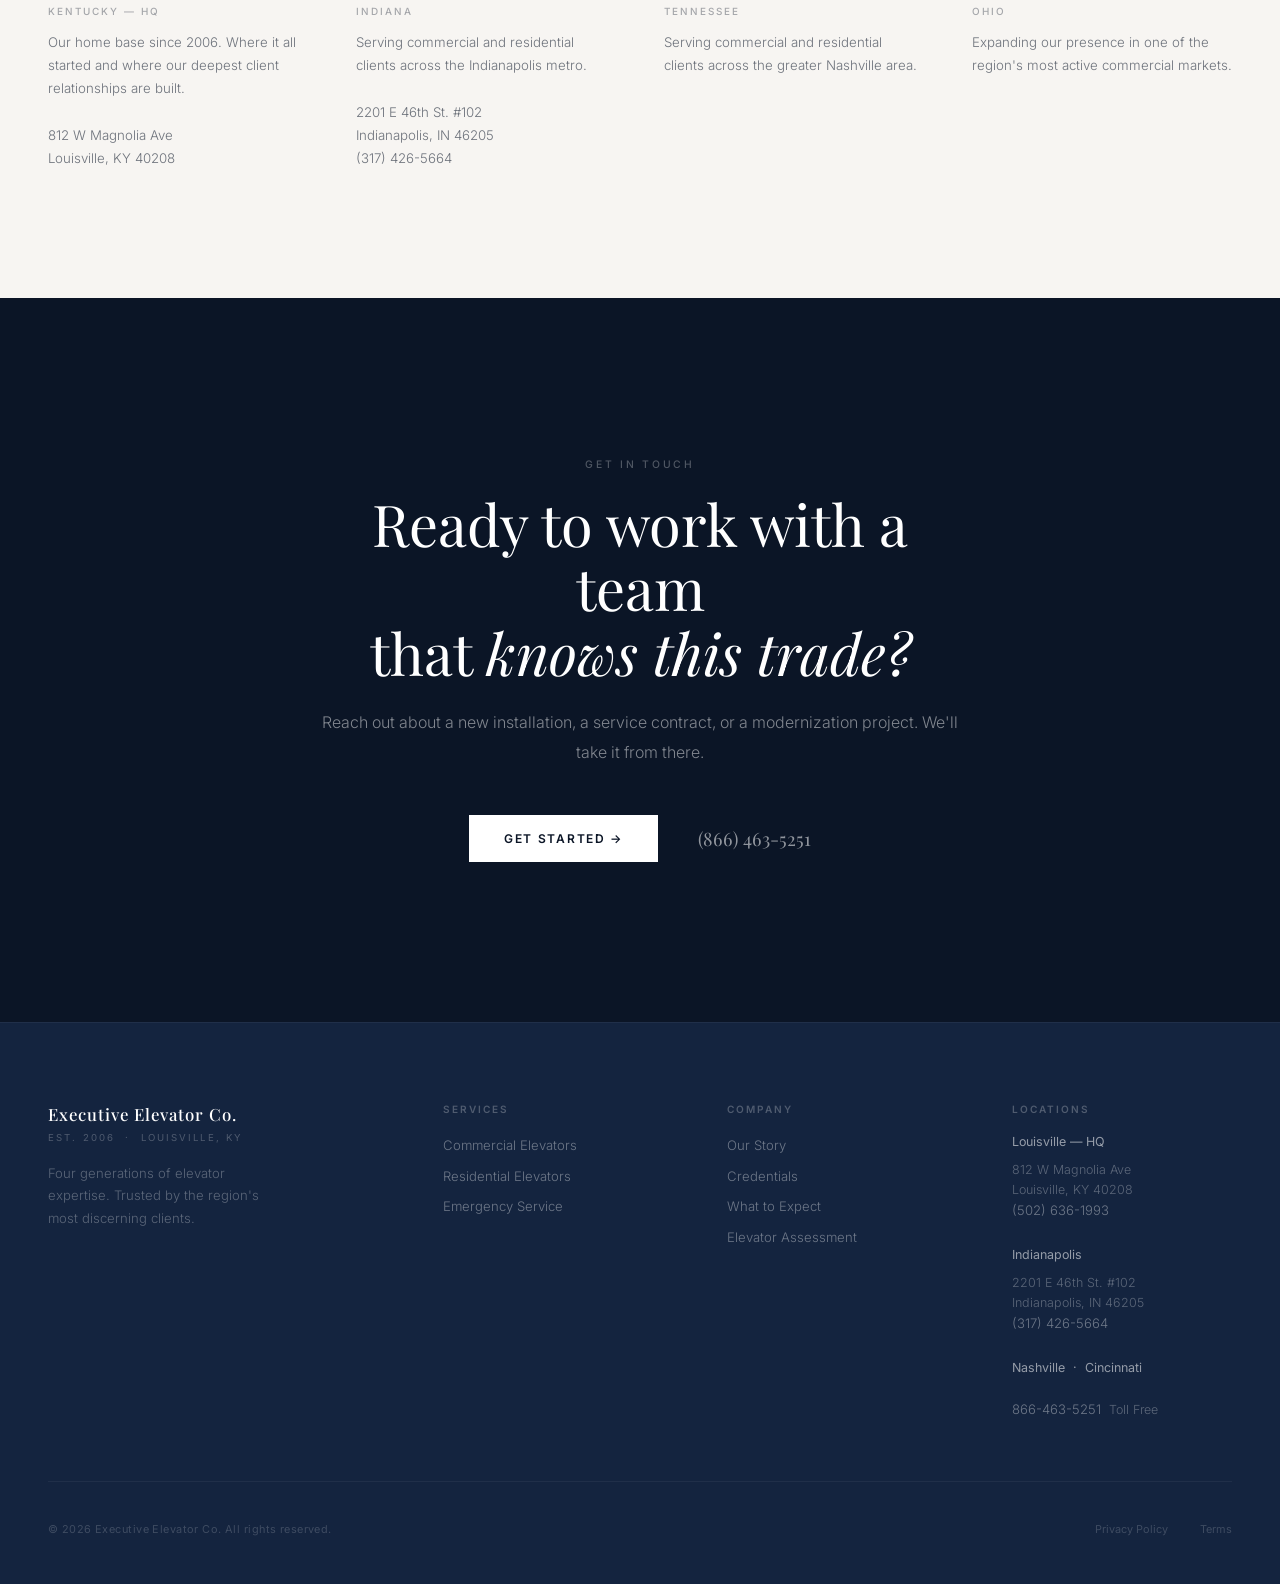
<file: our-story.html>
<!DOCTYPE html>
<html lang="en">
<head>
<meta charset="UTF-8">
<meta name="viewport" content="width=device-width, initial-scale=1.0">
<title>Our Story — Executive Elevator Co.</title>
<link rel="preconnect" href="https://fonts.googleapis.com">
<link href="https://fonts.googleapis.com/css2?family=Playfair+Display:ital,wght@0,400;0,500;0,700;1,400;1,500&family=Inter:wght@300;400;500;600&display=swap" rel="stylesheet">
<link rel="icon" type="image/x-icon" href="favicon.ico">
<link rel="stylesheet" href="style.css">
<style>
.story-open{position:relative;background:var(--navy);padding:calc(var(--nav-h) + 5rem) 3rem 0;overflow:hidden;}
.story-open-bg{position:absolute;inset:0;background-size:cover;background-position:center;background-repeat:no-repeat;}
.story-open-overlay{position:absolute;inset:0;background:linear-gradient(to bottom,rgba(11,21,38,0.25) 0%,rgba(11,21,38,0.65) 45%,rgba(11,21,38,1) 80%);}
.story-open-inner{position:relative;z-index:2;max-width:var(--max);margin:0 auto;padding-bottom:4rem;}
.story-open-label{font-size:0.65rem;letter-spacing:0.26em;text-transform:uppercase;color:rgba(255,255,255,0.35);margin-bottom:1.5rem;font-weight:500;}
.story-open-h{font-family:var(--serif);font-size:clamp(2.5rem,5vw,4.5rem);font-weight:400;color:var(--white);line-height:1.08;max-width:700px;margin-bottom:1rem;}
.story-open-h em{font-style:italic;}
.story-open-sub{font-size:1rem;line-height:1.8;color:rgba(255,255,255,0.5);font-weight:300;max-width:520px;}
.story-film{max-width:var(--max);margin:0 auto;padding:0 3rem 6rem;}
.story-film-frame{position:relative;width:100%;padding-top:56.25%;background:var(--navy);overflow:hidden;}
.story-grid{display:grid;grid-template-columns:1fr 1fr;gap:8rem;align-items:start;}
.story-body{font-size:0.95rem;line-height:1.9;color:var(--text-mid);font-weight:300;}
.story-body p+p{margin-top:1.4rem;}
.story-stats{display:flex;flex-direction:column;gap:3rem;padding-top:0.5rem;}
.story-stat-num{font-family:var(--serif);font-size:3rem;font-weight:400;color:var(--navy);line-height:1;}
.story-stat-label{font-size:0.65rem;letter-spacing:0.16em;text-transform:uppercase;color:var(--text-light);margin-top:0.4rem;font-weight:500;}
.story-stat-rule{width:40px;height:1px;background:rgba(11,21,38,0.12);margin-top:3rem;}
.markets-grid{display:grid;grid-template-columns:repeat(4,1fr);gap:3rem;}
.market-city{font-family:var(--serif);font-size:1.5rem;font-weight:400;color:var(--navy);margin-bottom:0.3rem;}
.market-state{font-size:0.62rem;letter-spacing:0.2em;text-transform:uppercase;color:var(--text-light);margin-bottom:0.9rem;font-weight:500;}
.market-desc{font-size:0.83rem;line-height:1.75;color:var(--text-mid);font-weight:300;}
@media(max-width:900px){
  .story-grid{grid-template-columns:1fr;gap:4rem;}
  .story-stats{flex-direction:row;flex-wrap:wrap;gap:2.5rem;}
  .story-stat-rule{display:none;}
  .markets-grid{grid-template-columns:1fr 1fr;gap:2.5rem;}
}
@media(max-width:768px){
  .story-open,.story-film{padding-left:1.5rem;padding-right:1.5rem;}
}
@media(max-width:600px){
  .markets-grid{grid-template-columns:1fr;}
}
</style>
</head>
<body>

<nav id="main-nav">
  <a href="index.html" class="nav-logo">
    <div class="nav-logo-main">Executive Elevator Co.</div>
    <div class="nav-logo-sub">Est. 2006 &nbsp;·&nbsp; Louisville, KY</div>
  </a>
  <div class="nav-links">
<a href="commercial.html" class="nav-link">Commercial</a>
    <a href="residential.html" class="nav-link">Residential</a>
    <a href="core-values.html" class="nav-link">Core Values</a>
    <a href="our-story.html" class="nav-link active">Our Story</a>
    <a href="emergency.html" class="nav-link">Emergency</a>
    <a href="assessment.html" class="nav-cta">Get Started</a>
  </div>
  <div class="nav-mobile-btn" id="menu-btn">
    <span></span><span></span><span></span>
  </div>
</nav>

<!-- ── OPEN ── -->
<div class="story-open">
  <div class="story-open-bg"></div>
  <div class="story-open-overlay"></div>
  <div class="story-open-inner">
    <div class="story-open-label">Our Story</div>
    <h1 class="story-open-h">The family behind<br><em>the firm.</em></h1>
    <p class="story-open-sub">The Irvins have been in the elevator business since the 1960s. What started in a garage has become the firm that Rolls-Royce, Brown-Forman, and the Speed Art Museum trust with their buildings.</p>
  </div>
  <div class="story-film">
    <div class="story-film-frame">
      <iframe src="https://www.youtube.com/embed/ESNNtOy4dPM?rel=0&modestbranding=1" frameborder="0" allow="autoplay; encrypted-media; fullscreen; picture-in-picture" allowfullscreen style="position:absolute;inset:0;width:100%;height:100%;border:0;" title="Executive Elevator brand film"></iframe>
    </div>
  </div>
</div>

<!-- ── THE STORY ── -->
<section class="page-section bg-white">
  <div class="section-inner">
    <div class="story-grid">
      <div>
        <div class="section-eyebrow">The Irvin Family</div>
        <h2 class="section-h">Built on decades of<br><em>hands-on expertise.</em></h2>
        <div class="story-body">
          <p>The Irvin family has been in the elevator business since the 1960s. Todd and his brother Tim spent summers in the 1980s working alongside their father — disassembling elevators in the garage, learning the trade the way it used to be taught.</p>
          <p>Todd didn't stumble into this industry. He was born into it. "There was a day," he says, "when I realized that I could use what I know a lot about to help people — which at the end of the day was really what I was interested in." In 2006 he founded Executive Elevator Co. with a clear intent: to build a fair, family-oriented business where employees could come and treat people right.</p>
          <p>Today the company operates across four markets with technicians who have spent decades in the industry. The clients — Rolls-Royce, Brown-Forman, Amazon, the Speed Art Museum — didn't find Executive Elevator through an ad. They found them the same way serious clients always find the right firm: word of mouth, reputation, and results.</p>
        </div>
      </div>
      <div class="story-stats">
        <div>
          <div class="story-stat-num">1960s</div>
          <div class="story-stat-label">When the family entered the elevator business</div>
        </div>
        <div class="story-stat-rule"></div>
        <div>
          <div class="story-stat-num">2006</div>
          <div class="story-stat-label">Year Executive Elevator Co. was founded</div>
        </div>
        <div class="story-stat-rule"></div>
        <div>
          <div class="story-stat-num">3</div>
          <div class="story-stat-label">Industry certifications: QEI, CSI, CET</div>
        </div>
        <div class="story-stat-rule"></div>
        <div>
          <div class="story-stat-num">A+</div>
          <div class="story-stat-label">BBB rating — Louisville, KY</div>
        </div>
      </div>
    </div>
  </div>
</section>

<!-- ── CREDENTIALS ── -->
<div class="credentials">
  <div class="credentials-inner">
    <div class="credentials-text">
      <div class="section-eyebrow">Certified &amp; Credentialed</div>
      <h3 class="credentials-h">The certifications that matter.<br><em>Held by the people doing the work.</em></h3>
      <p>Our technicians hold the industry's most rigorous certifications. When a client like the Speed Art Museum puts their building in our hands, credentials aren't a checkbox — they're the foundation of trust.</p>
    </div>
    <div class="cred-badges">
      <div class="cred-badge">
        <div class="cred-abbr">QEI</div>
        <div class="cred-name">Qualified Elevator Inspector</div>
      </div>
      <div class="cred-badge">
        <div class="cred-abbr">CSI</div>
        <div class="cred-name">Construction Specifications Institute</div>
      </div>
      <div class="cred-badge">
        <div class="cred-abbr">CET</div>
        <div class="cred-name">Certified Elevator Technician</div>
      </div>
    </div>
  </div>
</div>

<!-- ── MARKETS ── -->
<section class="page-section bg-off">
  <div class="section-inner">
    <div class="section-eyebrow">Where We Work</div>
    <h2 class="section-h">Four markets.<br><em>One standard of work.</em></h2>
    <p class="section-sub">We're not a single-market shop. Executive Elevator Co. operates across four cities, with the same certified technicians and service standards in every one of them.</p>
    <div class="markets-grid">
      <div>
        <div class="market-city">Louisville</div>
        <div class="market-state">Kentucky — HQ</div>
        <p class="market-desc">Our home base since 2006. Where it all started and where our deepest client relationships are built.<br><br>812 W Magnolia Ave<br>Louisville, KY 40208</p>
      </div>
      <div>
        <div class="market-city">Indianapolis</div>
        <div class="market-state">Indiana</div>
        <p class="market-desc">Serving commercial and residential clients across the Indianapolis metro.<br><br>2201 E 46th St. #102<br>Indianapolis, IN 46205<br>(317) 426-5664</p>
      </div>
      <div>
        <div class="market-city">Nashville</div>
        <div class="market-state">Tennessee</div>
        <p class="market-desc">Serving commercial and residential clients across the greater Nashville area.</p>
      </div>
      <div>
        <div class="market-city">Cincinnati</div>
        <div class="market-state">Ohio</div>
        <p class="market-desc">Expanding our presence in one of the region's most active commercial markets.</p>
      </div>
    </div>
  </div>
</section>

<!-- ── CTA ── -->
<section class="cta-section">
  <div class="cta-inner">
    <div class="cta-eyebrow">Get In Touch</div>
    <h2 class="cta-h">Ready to work with a team<br>that <em>knows this trade?</em></h2>
    <p class="cta-sub">Reach out about a new installation, a service contract, or a modernization project. We'll take it from there.</p>
    <div class="cta-actions">
      <a href="assessment.html" class="btn-primary">Get Started →</a>
      <a href="tel:18664635251" class="cta-phone">(866) 463-5251</a>
    </div>
  </div>
</section>

<!-- ── FOOTER ── -->
<footer>
  <div class="footer-inner">
    <div class="footer-top">
      <div>
        <div class="footer-logo-main">Executive Elevator Co.</div>
        <div class="footer-logo-sub">Est. 2006 &nbsp;·&nbsp; Louisville, KY</div>
        <p class="footer-tagline">Four generations of elevator expertise. Trusted by the region's most discerning clients.</p>
      </div>
      <div>
        <div class="footer-col-h">Services</div>
        <ul class="footer-links">
          <li><a href="commercial.html">Commercial Elevators</a></li>
          <li><a href="residential.html">Residential Elevators</a></li>
          <li><a href="emergency.html">Emergency Service</a></li>
        </ul>
      </div>
      <div>
        <div class="footer-col-h">Company</div>
        <ul class="footer-links">
          <li><a href="our-story.html">Our Story</a></li>
          <li><a href="our-story.html">Credentials</a></li>
          <li><a href="what-to-expect.html">What to Expect</a></li>
          <li><a href="assessment.html">Elevator Assessment</a></li>
        </ul>
      </div>
      <div>
        <div class="footer-col-h">Locations</div>
        <ul class="footer-links">
          <li style="color:rgba(255,255,255,0.55);font-size:0.78rem;font-weight:400;">Louisville — HQ</li>
          <li style="color:rgba(255,255,255,0.3);font-size:0.78rem;font-weight:300;line-height:1.6;">812 W Magnolia Ave<br>Louisville, KY 40208<br><a href="tel:15026361993" style="color:rgba(255,255,255,0.38);text-decoration:none;">(502) 636-1993</a></li>
          <li style="color:rgba(255,255,255,0.55);font-size:0.78rem;font-weight:400;margin-top:1rem;">Indianapolis</li>
          <li style="color:rgba(255,255,255,0.3);font-size:0.78rem;font-weight:300;line-height:1.6;">2201 E 46th St. #102<br>Indianapolis, IN 46205<br><a href="tel:13174265664" style="color:rgba(255,255,255,0.38);text-decoration:none;">(317) 426-5664</a></li>
          <li style="color:rgba(255,255,255,0.55);font-size:0.78rem;font-weight:400;margin-top:1rem;">Nashville &nbsp;·&nbsp; Cincinnati</li>
          <li style="color:rgba(255,255,255,0.3);font-size:0.78rem;font-weight:300;margin-top:1rem;"><a href="tel:18664635251" style="color:rgba(255,255,255,0.38);text-decoration:none;">866-463-5251</a> &nbsp;Toll Free</li>
        </ul>
      </div>
    </div>
    <div class="footer-bottom">
      <div class="footer-copy">© 2026 Executive Elevator Co. All rights reserved.</div>
      <div class="footer-bottom-links">
        <a href="#">Privacy Policy</a>
        <a href="#">Terms</a>
      </div>
    </div>
  </div>
</footer>

<script src="nav.js"></script>
</body>
</html>
</file>
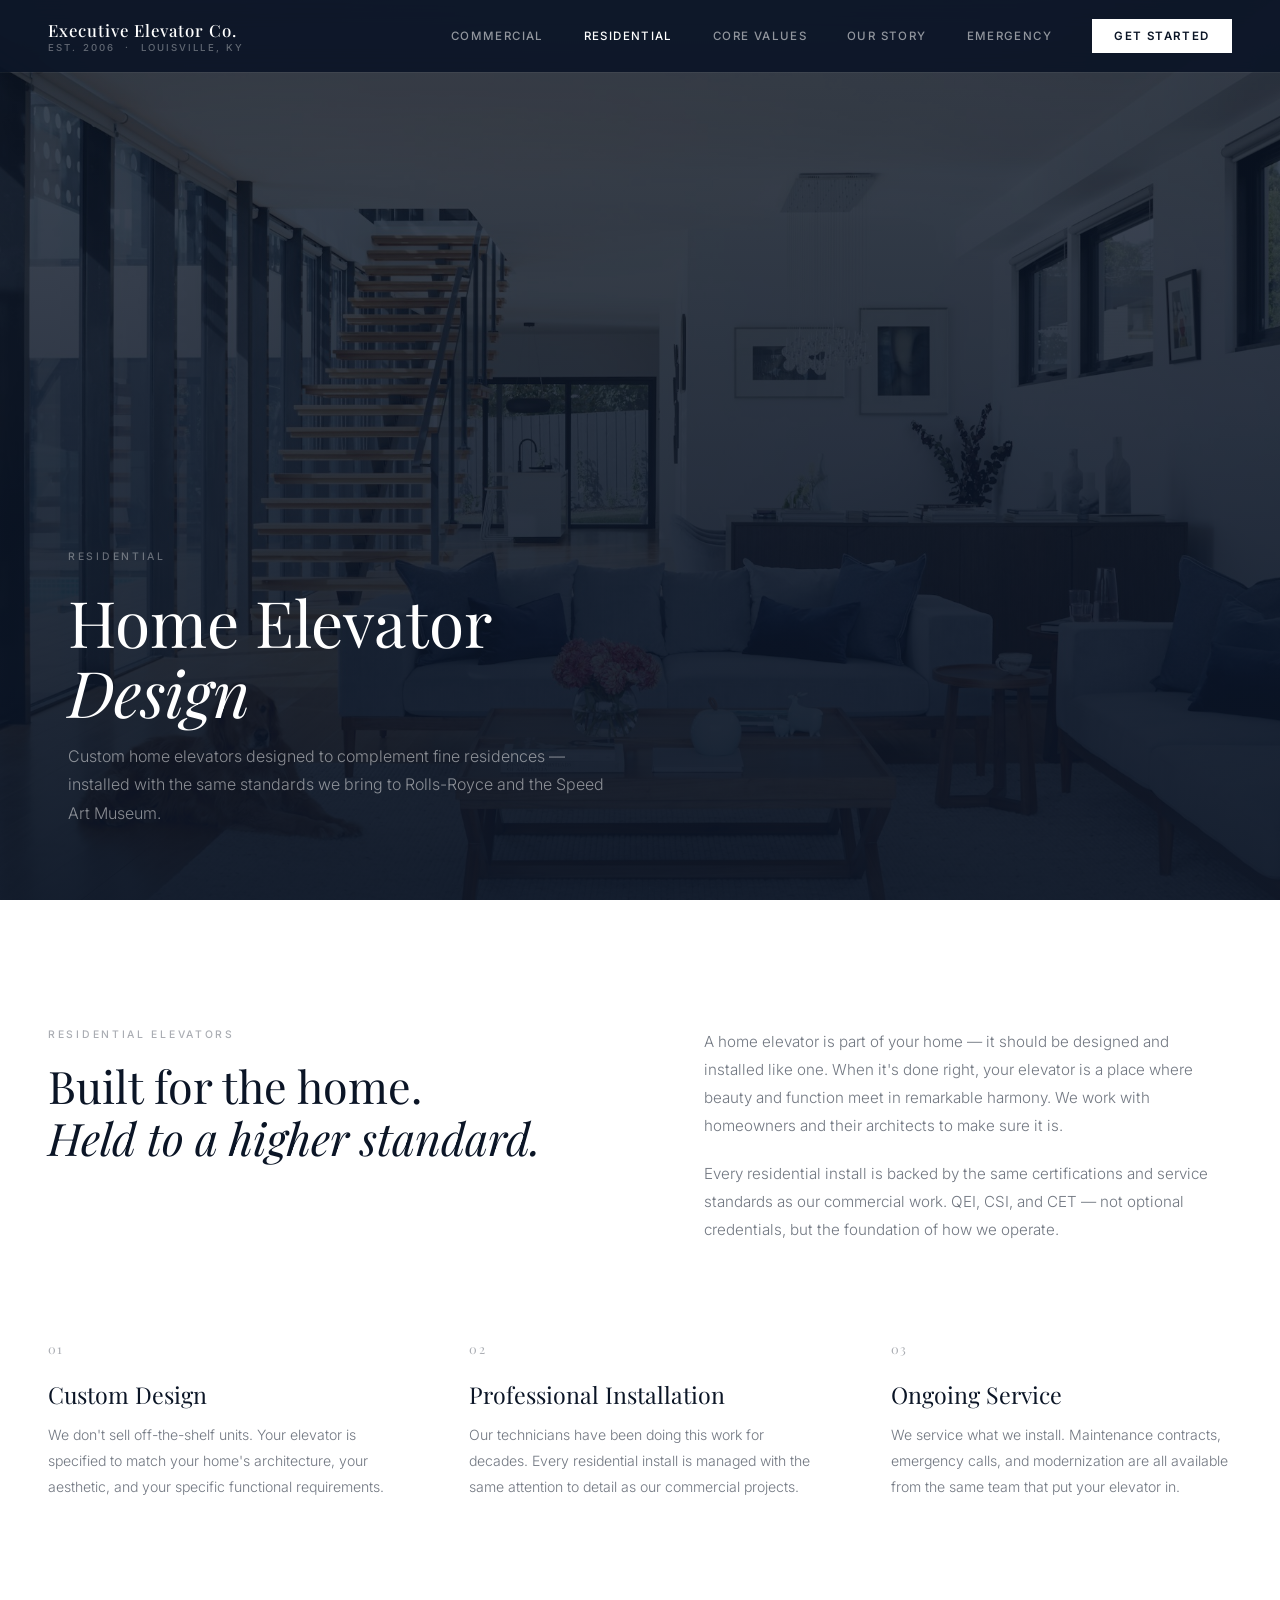
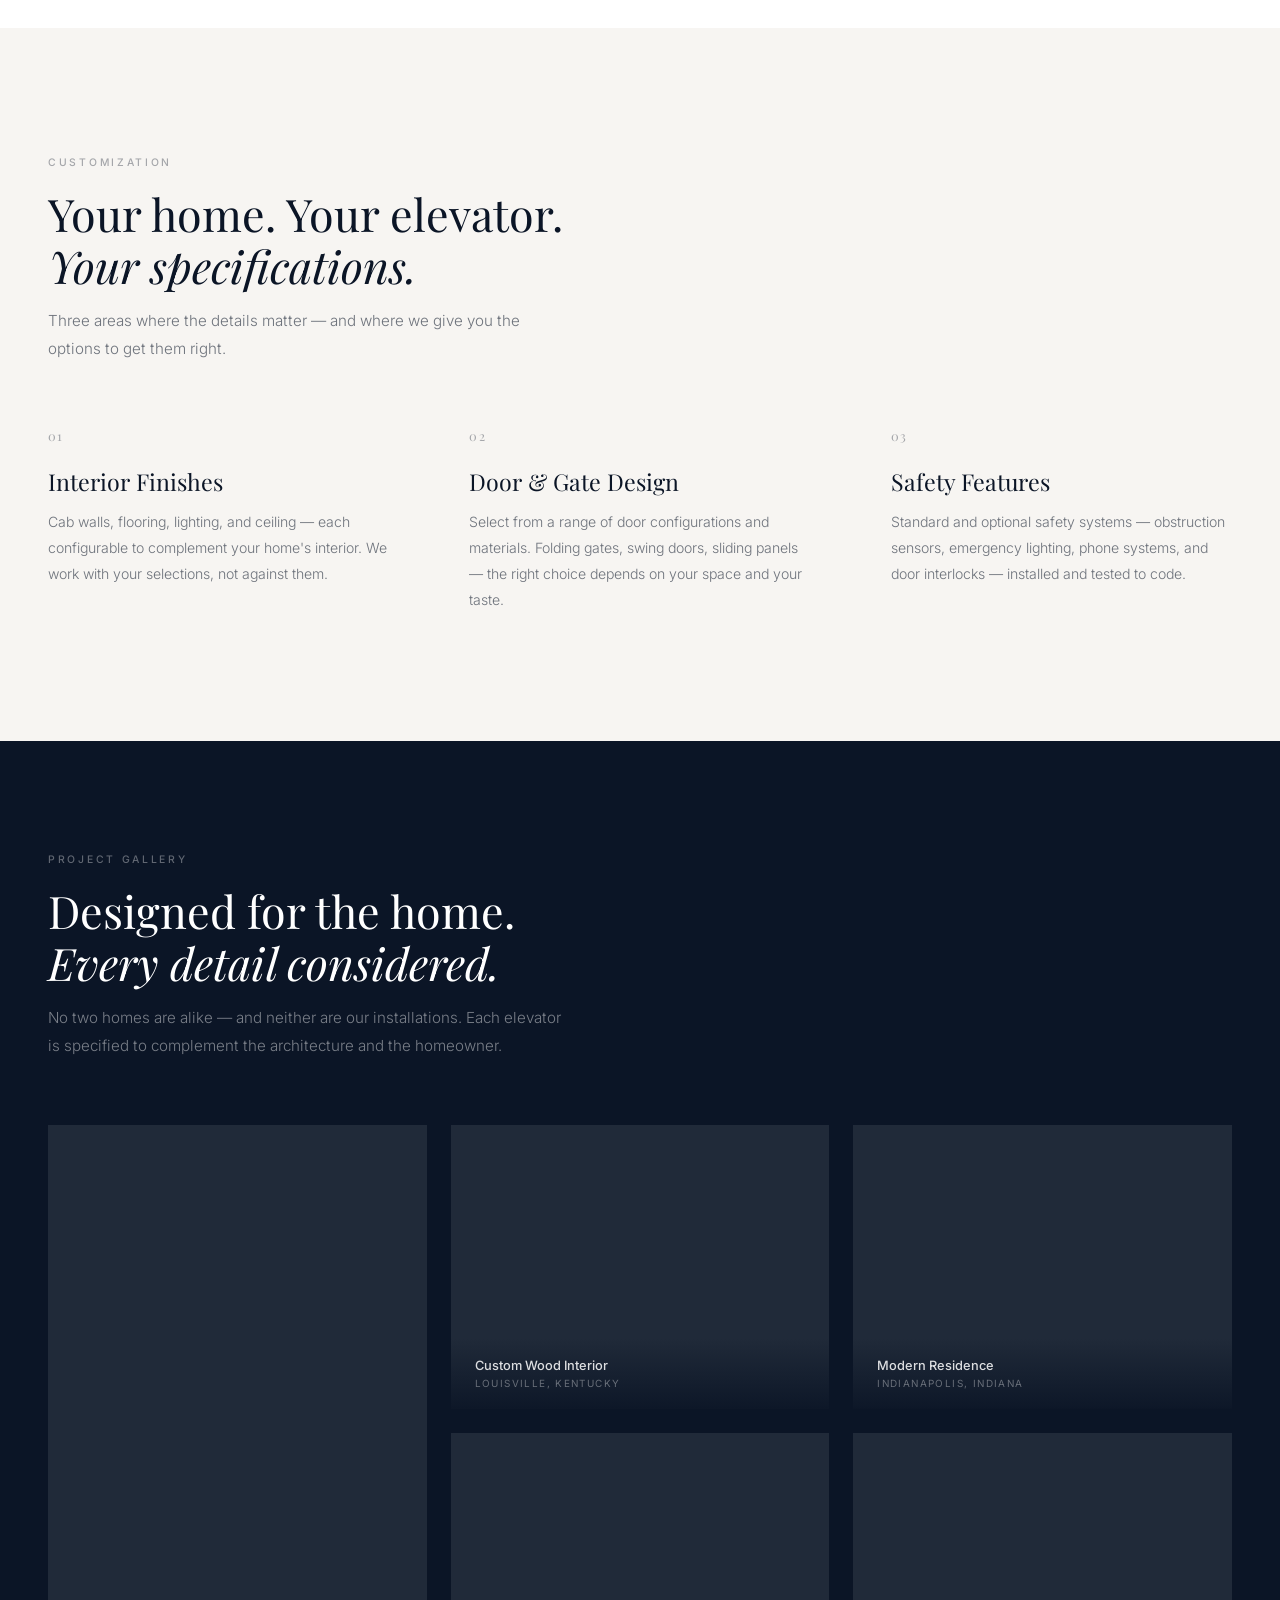
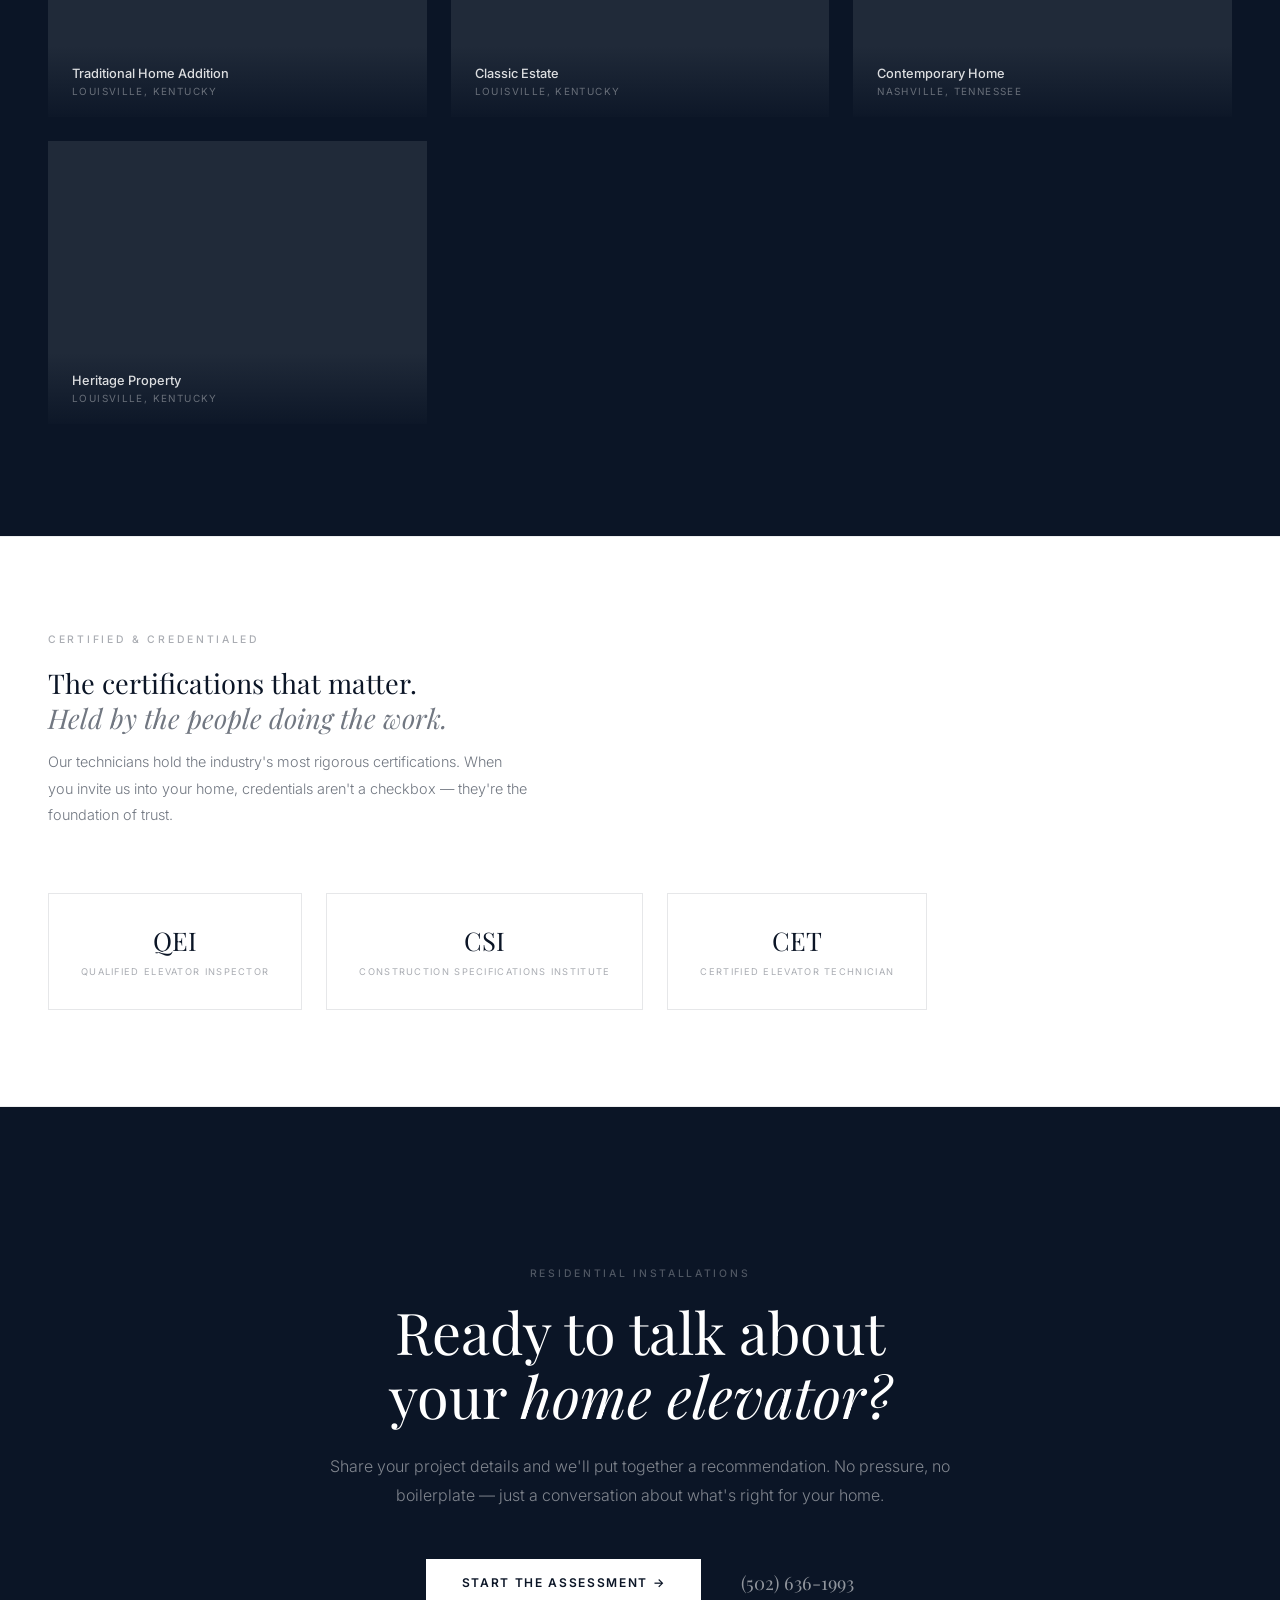
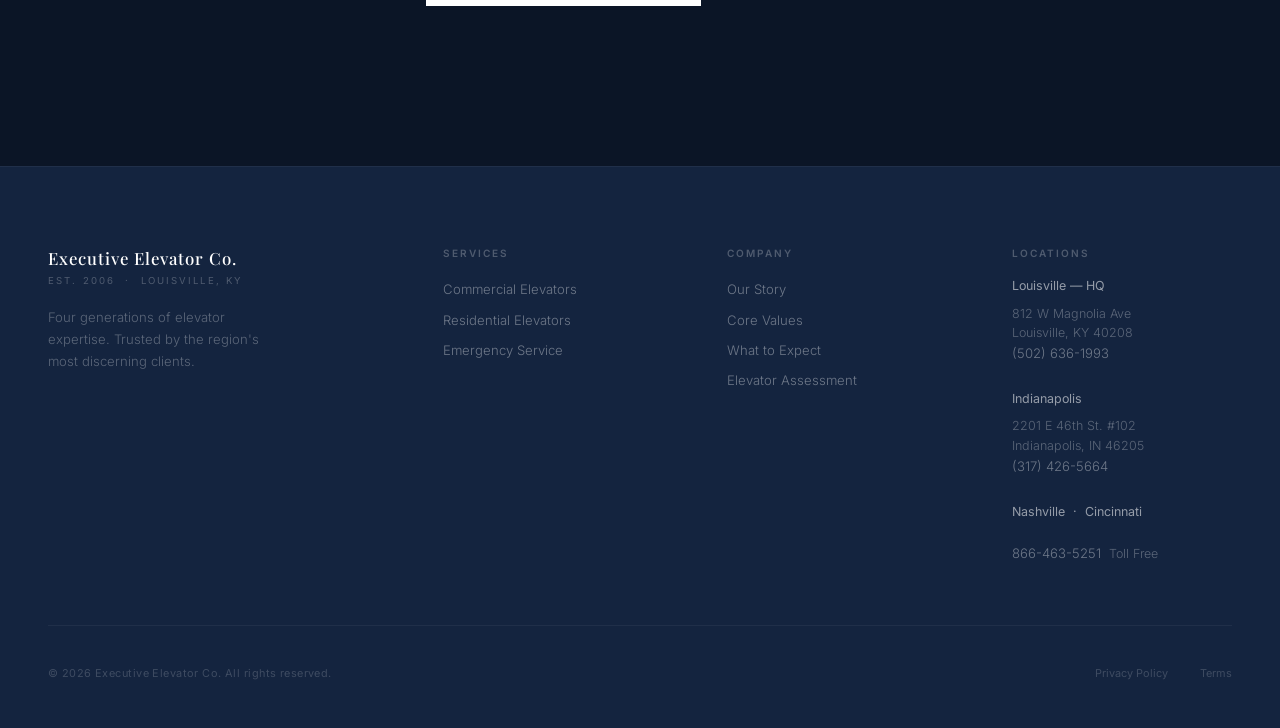
<file: residential.html>
<!DOCTYPE html>
<html lang="en">
<head>
<meta charset="UTF-8">
<meta name="viewport" content="width=device-width, initial-scale=1.0">
<title>Residential Elevators — Executive Elevator Co.</title>
<link rel="preconnect" href="https://fonts.googleapis.com">
<link href="https://fonts.googleapis.com/css2?family=Playfair+Display:ital,wght@0,400;0,500;0,700;1,400;1,500&family=Inter:wght@300;400;500;600&display=swap" rel="stylesheet">
<link rel="icon" type="image/x-icon" href="favicon.ico">
<link rel="stylesheet" href="style.css">
<style>
.res-intro{display:grid;grid-template-columns:1fr 1fr;gap:8rem;align-items:start;margin-bottom:6rem;}
.res-intro-body{font-size:0.95rem;line-height:1.85;color:var(--text-mid);font-weight:300;}
.res-intro-body p+p{margin-top:1.2rem;}
@media(max-width:900px){.res-intro{grid-template-columns:1fr;gap:3rem;}}
.project-gallery{padding:7rem 3rem;background:var(--navy);}
.project-gallery-inner{max-width:var(--max);margin:0 auto;}
.gallery-header{margin-bottom:4rem;}
.gallery-grid{display:grid;grid-template-columns:repeat(3,1fr);gap:1.5rem;}
.gallery-item{position:relative;overflow:hidden;background:rgba(255,255,255,0.05);}
.gallery-item--tall{grid-row:span 2;}
.gallery-ph{width:100%;aspect-ratio:4/3;display:block;background:rgba(255,255,255,0.04);}
.gallery-item--tall .gallery-ph{aspect-ratio:unset;height:100%;min-height:520px;}
.gallery-cap{position:absolute;bottom:0;left:0;right:0;padding:1.25rem 1.5rem;background:linear-gradient(to top,rgba(11,21,38,0.9) 0%,transparent 100%);}
.gallery-cap-title{font-size:0.8rem;color:rgba(255,255,255,0.85);font-weight:500;}
.gallery-cap-loc{font-size:0.62rem;letter-spacing:0.14em;text-transform:uppercase;color:rgba(255,255,255,0.36);margin-top:0.25rem;}
@media(max-width:900px){.gallery-grid{grid-template-columns:1fr 1fr;}.gallery-item--tall{grid-row:span 1;}.gallery-item--tall .gallery-ph{min-height:unset;aspect-ratio:4/3;height:auto;}}
@media(max-width:480px){.gallery-grid{grid-template-columns:1fr;}.project-gallery{padding:5rem 1.5rem;}}
</style>
</head>
<body>

<nav id="main-nav">
  <a href="index.html" class="nav-logo">
    <div class="nav-logo-main">Executive Elevator Co.</div>
    <div class="nav-logo-sub">Est. 2006 &nbsp;·&nbsp; Louisville, KY</div>
  </a>
  <div class="nav-links">
<a href="commercial.html" class="nav-link">Commercial</a>
    <a href="residential.html" class="nav-link active">Residential</a>
    <a href="core-values.html" class="nav-link">Core Values</a>
    <a href="our-story.html" class="nav-link">Our Story</a>
    <a href="emergency.html" class="nav-link">Emergency</a>
    <a href="assessment.html" class="nav-cta">Get Started</a>
  </div>
  <div class="nav-mobile-btn" id="menu-btn">
    <span></span><span></span><span></span>
  </div>
</nav>

<div class="page-hero">
  <div class="page-hero-bg" style="background-image:url('images/residential-hero.jpg');"></div>
  <div class="page-hero-overlay"></div>
  <div class="page-hero-inner">
    <div class="page-hero-label">Residential</div>
    <h1 class="page-hero-h1">Home Elevator<br><em>Design</em></h1> 
    <p class="page-hero-sub">Custom home elevators designed to complement fine residences — installed with the same standards we bring to Rolls-Royce and the Speed Art Museum.</p>
  </div>
</div>

<section class="page-section bg-white">
  <div class="section-inner">
    <div class="res-intro">
      <div>
        <div class="section-eyebrow">Residential Elevators</div>
        <h2 class="section-h">Built for the home.<br><em>Held to a higher standard.</em></h2>
      </div>
      <div class="res-intro-body">
        <p>A home elevator is part of your home — it should be designed and installed like one. When it's done right, your elevator is a place where beauty and function meet in remarkable harmony. We work with homeowners and their architects to make sure it is.</p>
        <p>Every residential install is backed by the same certifications and service standards as our commercial work. QEI, CSI, and CET — not optional credentials, but the foundation of how we operate.</p>
      </div>
    </div>
    <div class="block-grid">
      <div>
        <div class="block-num">01</div>
        <div class="block-title">Custom Design</div>
        <p class="block-desc">We don't sell off-the-shelf units. Your elevator is specified to match your home's architecture, your aesthetic, and your specific functional requirements.</p>
      </div>
      <div>
        <div class="block-num">02</div>
        <div class="block-title">Professional Installation</div>
        <p class="block-desc">Our technicians have been doing this work for decades. Every residential install is managed with the same attention to detail as our commercial projects.</p>
      </div>
      <div>
        <div class="block-num">03</div>
        <div class="block-title">Ongoing Service</div>
        <p class="block-desc">We service what we install. Maintenance contracts, emergency calls, and modernization are all available from the same team that put your elevator in.</p>
      </div>
    </div>
  </div>
</section>

<section class="page-section bg-off">
  <div class="section-inner">
    <div class="section-eyebrow">Customization</div>
    <h2 class="section-h">Your home. Your elevator.<br><em>Your specifications.</em></h2>
    <p class="section-sub">Three areas where the details matter — and where we give you the options to get them right.</p>
    <div class="block-grid">
      <div>
        <div class="block-num">01</div>
        <div class="block-title">Interior Finishes</div>
        <p class="block-desc">Cab walls, flooring, lighting, and ceiling — each configurable to complement your home's interior. We work with your selections, not against them.</p>
      </div>
      <div>
        <div class="block-num">02</div>
        <div class="block-title">Door &amp; Gate Design</div>
        <p class="block-desc">Select from a range of door configurations and materials. Folding gates, swing doors, sliding panels — the right choice depends on your space and your taste.</p>
      </div>
      <div>
        <div class="block-num">03</div>
        <div class="block-title">Safety Features</div>
        <p class="block-desc">Standard and optional safety systems — obstruction sensors, emergency lighting, phone systems, and door interlocks — installed and tested to code.</p>
      </div>
    </div>
  </div>
</section>

<!-- ── PROJECT GALLERY ── -->
<section class="project-gallery">
  <div class="project-gallery-inner">
    <div class="gallery-header">
      <div class="section-eyebrow" style="color:rgba(255,255,255,0.35);">Project Gallery</div>
      <h2 class="section-h" style="color:var(--white);">Designed for the home.<br><em>Every detail considered.</em></h2>
      <p class="section-sub" style="color:rgba(255,255,255,0.45);">No two homes are alike — and neither are our installations. Each elevator is specified to complement the architecture and the homeowner.</p>
    </div>
    <div class="gallery-grid">
      <div class="gallery-item gallery-item--tall">
        <div class="gallery-ph"></div>
        <div class="gallery-cap">
          <div class="gallery-cap-title">Traditional Home Addition</div>
          <div class="gallery-cap-loc">Louisville, Kentucky</div>
        </div>
      </div>
      <div class="gallery-item">
        <div class="gallery-ph"></div>
        <div class="gallery-cap">
          <div class="gallery-cap-title">Custom Wood Interior</div>
          <div class="gallery-cap-loc">Louisville, Kentucky</div>
        </div>
      </div>
      <div class="gallery-item">
        <div class="gallery-ph"></div>
        <div class="gallery-cap">
          <div class="gallery-cap-title">Modern Residence</div>
          <div class="gallery-cap-loc">Indianapolis, Indiana</div>
        </div>
      </div>
      <div class="gallery-item">
        <div class="gallery-ph"></div>
        <div class="gallery-cap">
          <div class="gallery-cap-title">Classic Estate</div>
          <div class="gallery-cap-loc">Louisville, Kentucky</div>
        </div>
      </div>
      <div class="gallery-item">
        <div class="gallery-ph"></div>
        <div class="gallery-cap">
          <div class="gallery-cap-title">Contemporary Home</div>
          <div class="gallery-cap-loc">Nashville, Tennessee</div>
        </div>
      </div>
      <div class="gallery-item">
        <div class="gallery-ph"></div>
        <div class="gallery-cap">
          <div class="gallery-cap-title">Heritage Property</div>
          <div class="gallery-cap-loc">Louisville, Kentucky</div>
        </div>
      </div>
    </div>
  </div>
</section>

<div class="credentials">
  <div class="credentials-inner">
    <div class="credentials-text">
      <div class="section-eyebrow">Certified &amp; Credentialed</div>
      <h3 class="credentials-h">The certifications that matter.<br><em>Held by the people doing the work.</em></h3>
      <p>Our technicians hold the industry's most rigorous certifications. When you invite us into your home, credentials aren't a checkbox — they're the foundation of trust.</p>
    </div>
    <div class="cred-badges">
      <div class="cred-badge">
        <div class="cred-abbr">QEI</div>
        <div class="cred-name">Qualified Elevator Inspector</div>
      </div>
      <div class="cred-badge">
        <div class="cred-abbr">CSI</div>
        <div class="cred-name">Construction Specifications Institute</div>
      </div>
      <div class="cred-badge">
        <div class="cred-abbr">CET</div>
        <div class="cred-name">Certified Elevator Technician</div>
      </div>
    </div>
  </div>
</div>

<section class="cta-section">
  <div class="cta-inner">
    <div class="cta-eyebrow">Residential Installations</div>
    <h2 class="cta-h">Ready to talk about<br>your <em>home elevator?</em></h2>
    <p class="cta-sub">Share your project details and we'll put together a recommendation. No pressure, no boilerplate — just a conversation about what's right for your home.</p>
    <div class="cta-actions">
      <a href="assessment.html" class="btn-primary">Start the Assessment →</a>
      <a href="tel:15026361993" class="cta-phone">(502) 636-1993</a>
    </div>
  </div>
</section>

<footer>
  <div class="footer-inner">
    <div class="footer-top">
      <div>
        <div class="footer-logo-main">Executive Elevator Co.</div>
        <div class="footer-logo-sub">Est. 2006 &nbsp;·&nbsp; Louisville, KY</div>
        <p class="footer-tagline">Four generations of elevator expertise. Trusted by the region's most discerning clients.</p>
      </div>
      <div>
        <div class="footer-col-h">Services</div>
        <ul class="footer-links">
          <li><a href="commercial.html">Commercial Elevators</a></li>
          <li><a href="residential.html">Residential Elevators</a></li>
          <li><a href="emergency.html">Emergency Service</a></li>
        </ul>
      </div>
      <div>
        <div class="footer-col-h">Company</div>
        <ul class="footer-links">
          <li><a href="our-story.html">Our Story</a></li>
          <li><a href="core-values.html">Core Values</a></li>
          <li><a href="what-to-expect.html">What to Expect</a></li>
          <li><a href="assessment.html">Elevator Assessment</a></li>
        </ul>
      </div>
      <div>
        <div class="footer-col-h">Locations</div>
        <ul class="footer-links">
          <li style="color:rgba(255,255,255,0.55);font-size:0.78rem;font-weight:400;">Louisville — HQ</li>
          <li style="color:rgba(255,255,255,0.3);font-size:0.78rem;font-weight:300;line-height:1.6;">812 W Magnolia Ave<br>Louisville, KY 40208<br><a href="tel:15026361993" style="color:rgba(255,255,255,0.38);text-decoration:none;">(502) 636-1993</a></li>
          <li style="color:rgba(255,255,255,0.55);font-size:0.78rem;font-weight:400;margin-top:1rem;">Indianapolis</li>
          <li style="color:rgba(255,255,255,0.3);font-size:0.78rem;font-weight:300;line-height:1.6;">2201 E 46th St. #102<br>Indianapolis, IN 46205<br><a href="tel:13174265664" style="color:rgba(255,255,255,0.38);text-decoration:none;">(317) 426-5664</a></li>
          <li style="color:rgba(255,255,255,0.55);font-size:0.78rem;font-weight:400;margin-top:1rem;">Nashville &nbsp;·&nbsp; Cincinnati</li>
          <li style="color:rgba(255,255,255,0.3);font-size:0.78rem;font-weight:300;margin-top:1rem;"><a href="tel:18664635251" style="color:rgba(255,255,255,0.38);text-decoration:none;">866-463-5251</a> &nbsp;Toll Free</li>
        </ul>
      </div>
    </div>
    <div class="footer-bottom">
      <div class="footer-copy">© 2026 Executive Elevator Co. All rights reserved.</div>
      <div class="footer-bottom-links">
        <a href="#">Privacy Policy</a>
        <a href="#">Terms</a>
      </div>
    </div>
  </div>
</footer>

<script src="nav.js"></script>
</body>
</html>
</file>
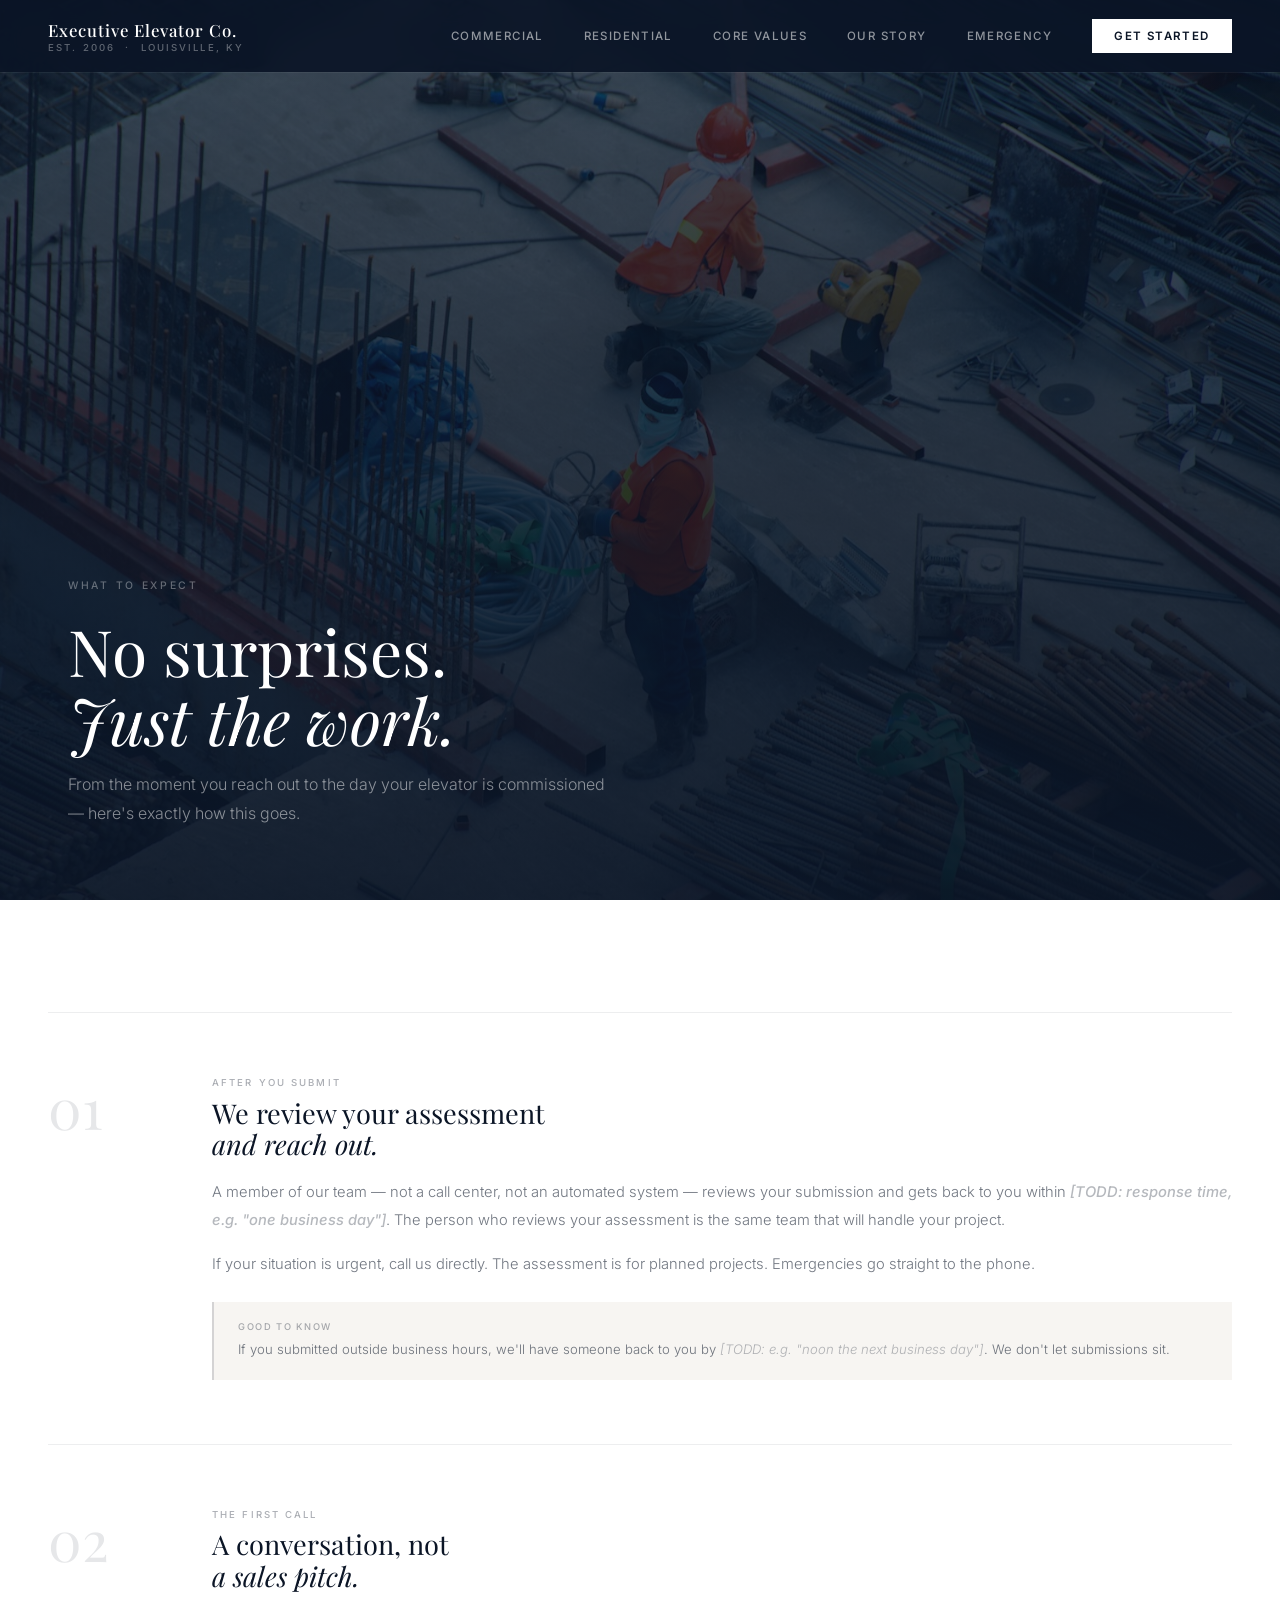
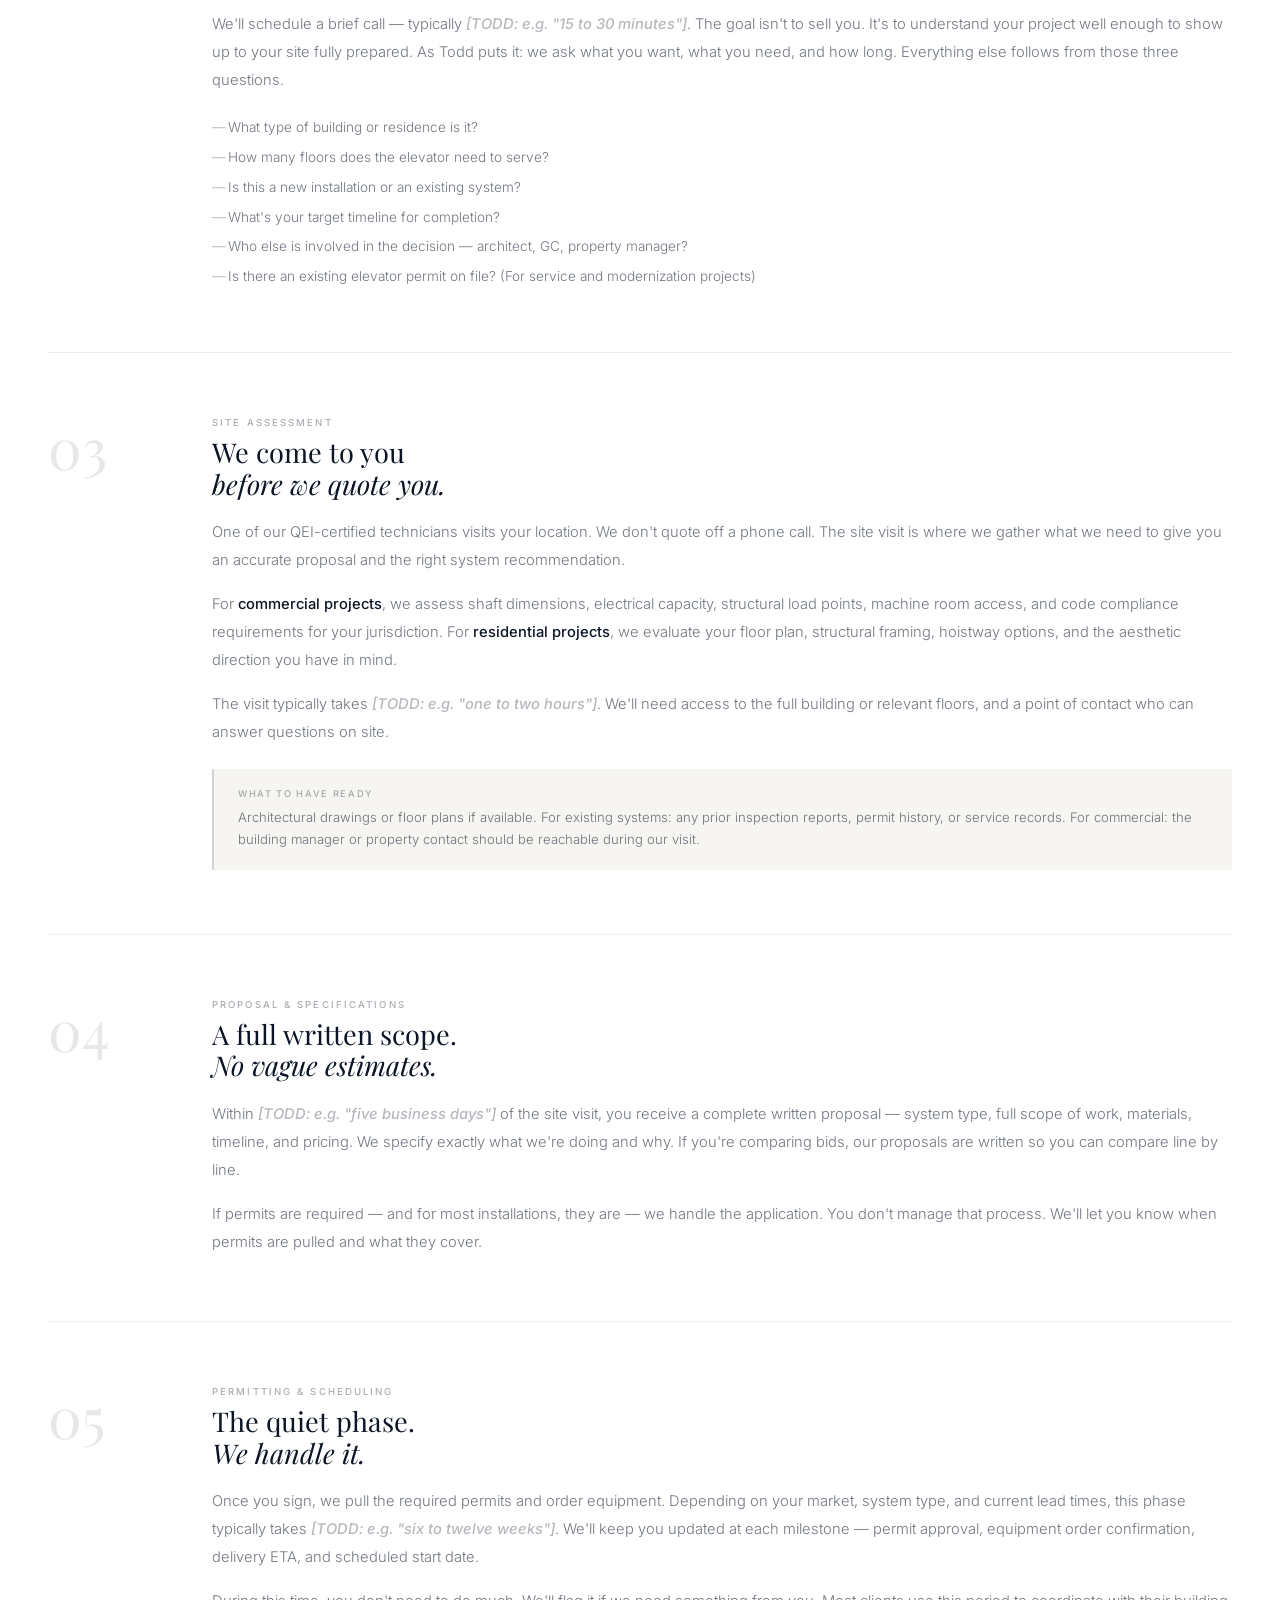
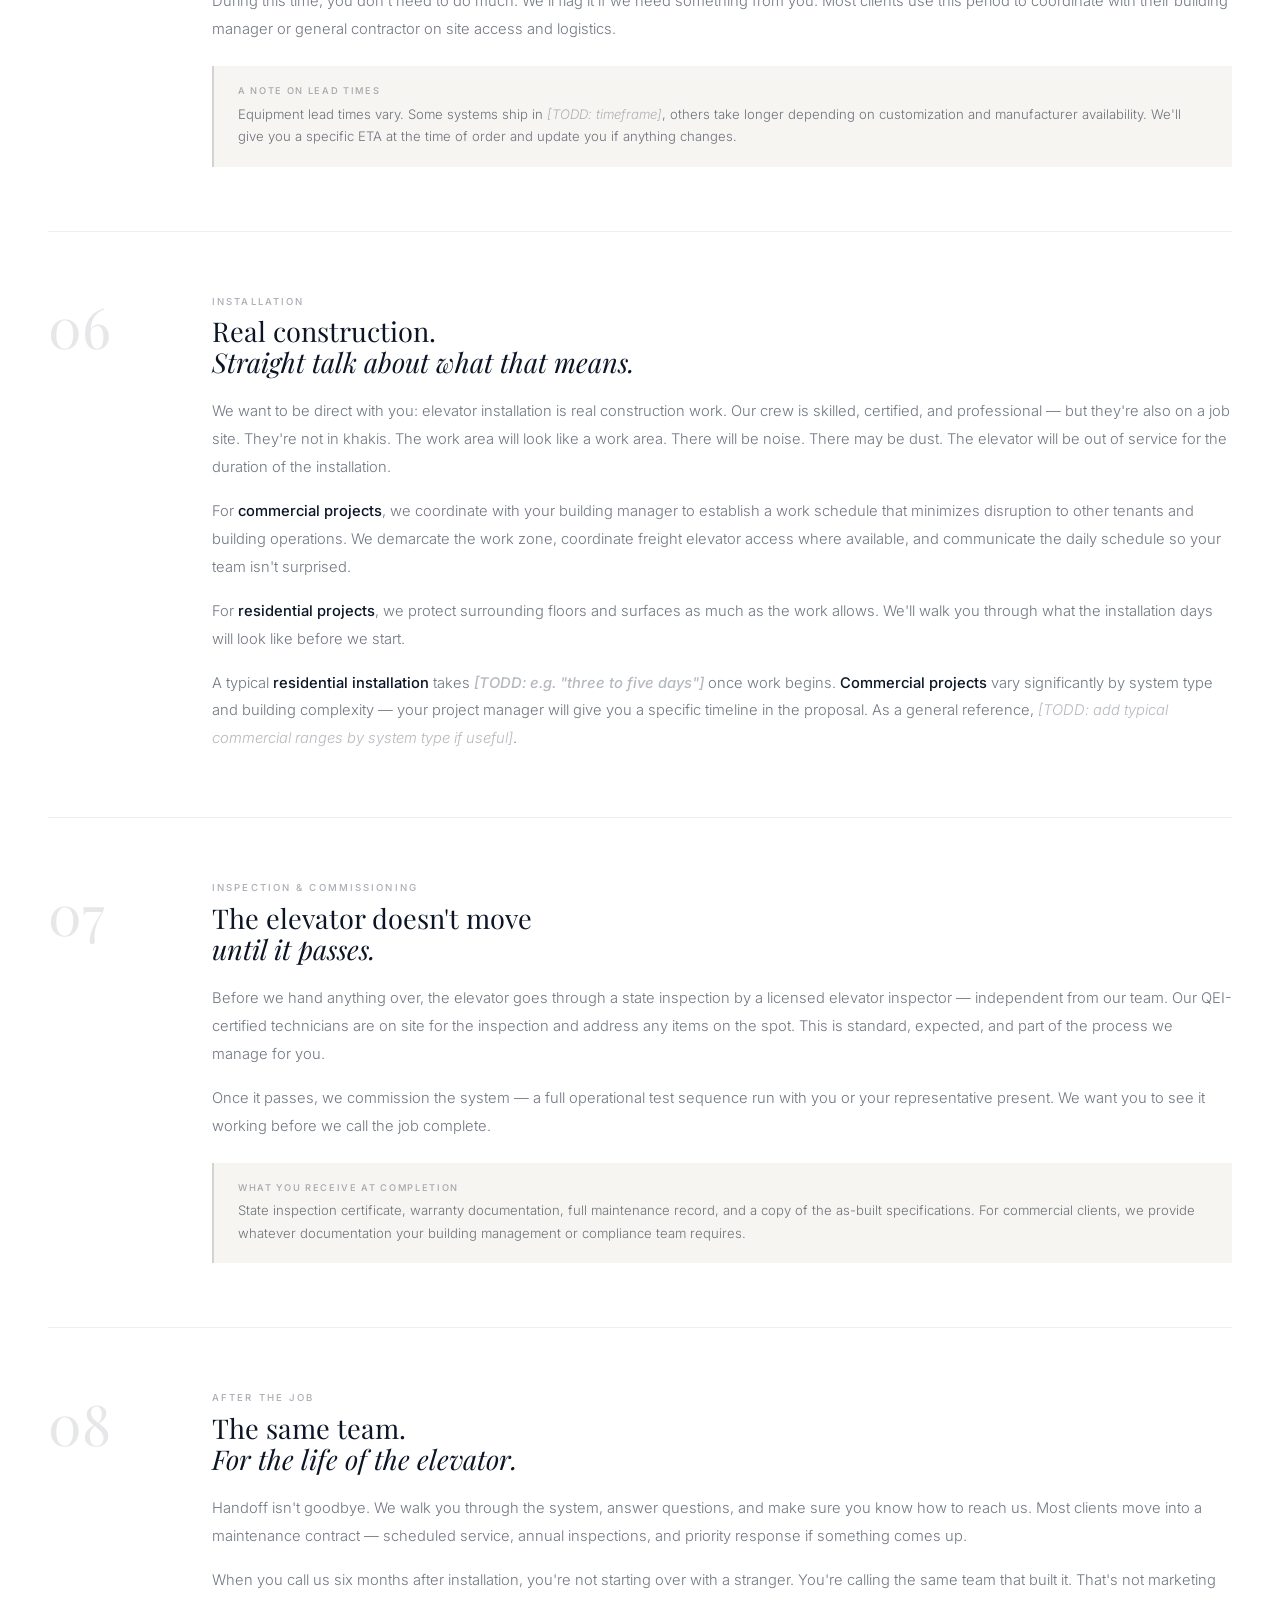
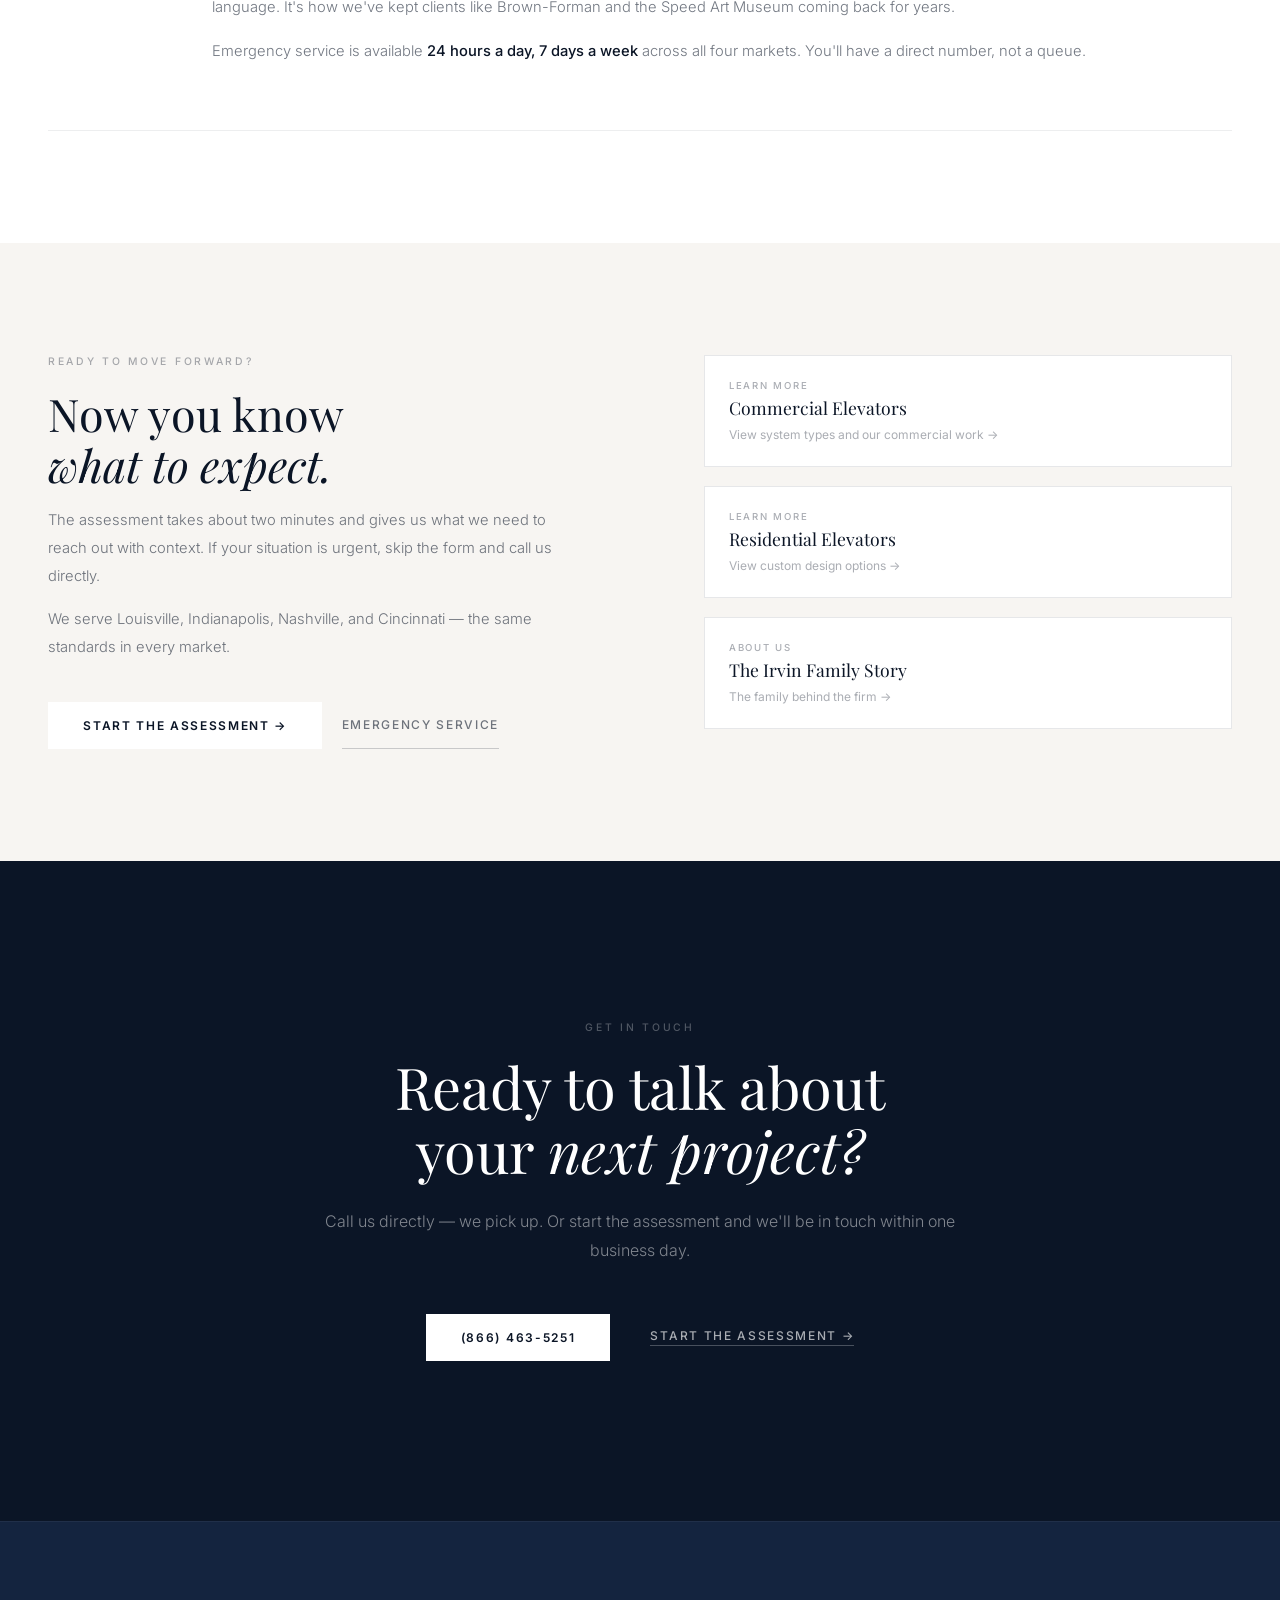
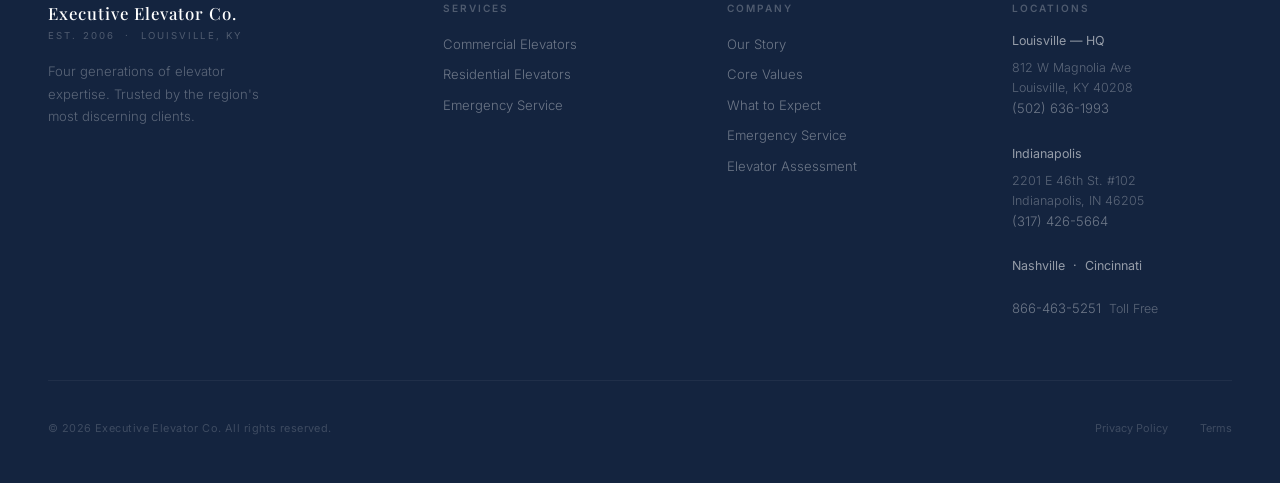
<file: what-to-expect.html>
<!DOCTYPE html>
<html lang="en">
<head>
<meta charset="UTF-8">
<meta name="viewport" content="width=device-width, initial-scale=1.0">
<title>What to Expect — Executive Elevator Co.</title>
<link rel="preconnect" href="https://fonts.googleapis.com">
<link href="https://fonts.googleapis.com/css2?family=Playfair+Display:ital,wght@0,400;0,500;0,700;1,400;1,500&family=Inter:wght@300;400;500;600&display=swap" rel="stylesheet">
<link rel="icon" type="image/x-icon" href="favicon.ico">
<link rel="stylesheet" href="style.css">
<style>
.phases{padding:7rem 3rem;background:var(--white);}
.phases-inner{max-width:var(--max);margin:0 auto;}
.phase{display:grid;grid-template-columns:100px 1fr;gap:4rem;padding:4rem 0;border-bottom:1px solid rgba(11,21,38,0.07);}
.phase:first-child{border-top:1px solid rgba(11,21,38,0.07);}
.phase-num{font-family:var(--serif);font-size:3.5rem;font-weight:400;color:rgba(11,21,38,0.1);line-height:1;padding-top:0.15rem;}
.phase-body{}
.phase-eyebrow{font-size:0.6rem;letter-spacing:0.22em;text-transform:uppercase;color:var(--text-light);font-weight:500;margin-bottom:0.6rem;}
.phase-title{font-family:var(--serif);font-size:1.7rem;font-weight:400;color:var(--navy);line-height:1.15;margin-bottom:1.2rem;}
.phase-title em{font-style:italic;}
.phase-text{font-size:0.92rem;line-height:1.9;color:var(--text-mid);font-weight:300;}
.phase-text p+p{margin-top:1rem;}
.phase-text strong{color:var(--navy);font-weight:500;}
.phase-note{margin-top:1.4rem;padding:1.2rem 1.5rem;background:var(--off-white);border-left:2px solid rgba(11,21,38,0.15);}
.phase-note-label{font-size:0.58rem;letter-spacing:0.18em;text-transform:uppercase;color:var(--text-light);font-weight:500;margin-bottom:0.4rem;}
.phase-note-text{font-size:0.82rem;line-height:1.7;color:var(--text-mid);font-weight:300;}
.phase-questions{margin-top:1.4rem;display:flex;flex-direction:column;gap:0.5rem;}
.phase-question{font-size:0.85rem;line-height:1.6;color:var(--text-mid);font-weight:300;padding-left:1rem;position:relative;}
.phase-question::before{content:'—';position:absolute;left:0;color:var(--text-light);}
.placeholder{color:rgba(11,21,38,0.3);font-style:italic;}
.what-next{padding:7rem 3rem;background:var(--off-white);}
.what-next-inner{max-width:var(--max);margin:0 auto;display:grid;grid-template-columns:1fr 1fr;gap:8rem;align-items:start;}
.what-next-body{font-size:0.92rem;line-height:1.9;color:var(--text-mid);font-weight:300;}
.what-next-body p+p{margin-top:1rem;}
.what-next-links{display:flex;flex-direction:column;gap:1.2rem;}
.next-link{display:flex;flex-direction:column;gap:0.3rem;padding:1.5rem;border:1px solid rgba(11,21,38,0.1);text-decoration:none;background:var(--white);transition:border-color 0.2s;}
.next-link:hover{border-color:rgba(11,21,38,0.35);}
.next-link-label{font-size:0.6rem;letter-spacing:0.18em;text-transform:uppercase;color:var(--text-light);font-weight:500;}
.next-link-title{font-family:var(--serif);font-size:1.1rem;font-weight:400;color:var(--navy);}
.next-link-arrow{font-size:0.75rem;color:var(--text-light);margin-top:0.2rem;}
@media(max-width:900px){
  .phase{grid-template-columns:60px 1fr;gap:2rem;}
  .what-next-inner{grid-template-columns:1fr;gap:4rem;}
}
@media(max-width:600px){
  .phases,.what-next{padding:5rem 1.5rem;}
  .phase{grid-template-columns:1fr;gap:0.5rem;}
  .phase-num{font-size:2rem;}
}
</style>
</head>
<body>

<nav id="main-nav">
  <a href="index.html" class="nav-logo">
    <div class="nav-logo-main">Executive Elevator Co.</div>
    <div class="nav-logo-sub">Est. 2006 &nbsp;·&nbsp; Louisville, KY</div>
  </a>
  <div class="nav-links">
    <a href="commercial.html" class="nav-link">Commercial</a>
    <a href="residential.html" class="nav-link">Residential</a>
    <a href="core-values.html" class="nav-link">Core Values</a>
    <a href="our-story.html" class="nav-link">Our Story</a>
    <a href="emergency.html" class="nav-link">Emergency</a>
    <a href="assessment.html" class="nav-cta">Get Started</a>
  </div>
  <div class="nav-mobile-btn" id="menu-btn">
    <span></span><span></span><span></span>
  </div>
</nav>

<div class="page-hero">
  <div class="page-hero-bg" style="background-image:url('images/what-to-expect-hero.jpg');"></div>
  <div class="page-hero-overlay"></div>
  <div class="page-hero-inner">
    <div class="page-hero-label">What to Expect</div>
    <h1 class="page-hero-h1">No surprises.<br><em>Just the work.</em></h1>
    <p class="page-hero-sub">From the moment you reach out to the day your elevator is commissioned — here's exactly how this goes.</p>
  </div>
</div>

<!-- ── PHASES ── -->
<section class="phases">
  <div class="phases-inner">

    <div class="phase">
      <div class="phase-num">01</div>
      <div class="phase-body">
        <div class="phase-eyebrow">After you submit</div>
        <h2 class="phase-title">We review your assessment<br><em>and reach out.</em></h2>
        <div class="phase-text">
          <p>A member of our team — not a call center, not an automated system — reviews your submission and gets back to you within <strong><span class="placeholder">[TODD: response time, e.g. "one business day"]</span></strong>. The person who reviews your assessment is the same team that will handle your project.</p>
          <p>If your situation is urgent, call us directly. The assessment is for planned projects. Emergencies go straight to the phone.</p>
        </div>
        <div class="phase-note">
          <div class="phase-note-label">Good to know</div>
          <div class="phase-note-text">If you submitted outside business hours, we'll have someone back to you by <span class="placeholder">[TODD: e.g. "noon the next business day"]</span>. We don't let submissions sit.</div>
        </div>
      </div>
    </div>

    <div class="phase">
      <div class="phase-num">02</div>
      <div class="phase-body">
        <div class="phase-eyebrow">The first call</div>
        <h2 class="phase-title">A conversation, not<br><em>a sales pitch.</em></h2>
        <div class="phase-text">
          <p>We'll schedule a brief call — typically <strong><span class="placeholder">[TODD: e.g. "15 to 30 minutes"]</span></strong>. The goal isn't to sell you. It's to understand your project well enough to show up to your site fully prepared. As Todd puts it: we ask what you want, what you need, and how long. Everything else follows from those three questions.</p>
        </div>
        <div class="phase-questions">
          <div class="phase-question">What type of building or residence is it?</div>
          <div class="phase-question">How many floors does the elevator need to serve?</div>
          <div class="phase-question">Is this a new installation or an existing system?</div>
          <div class="phase-question">What's your target timeline for completion?</div>
          <div class="phase-question">Who else is involved in the decision — architect, GC, property manager?</div>
          <div class="phase-question">Is there an existing elevator permit on file? (For service and modernization projects)</div>
        </div>
      </div>
    </div>

    <div class="phase">
      <div class="phase-num">03</div>
      <div class="phase-body">
        <div class="phase-eyebrow">Site assessment</div>
        <h2 class="phase-title">We come to you<br><em>before we quote you.</em></h2>
        <div class="phase-text">
          <p>One of our QEI-certified technicians visits your location. We don't quote off a phone call. The site visit is where we gather what we need to give you an accurate proposal and the right system recommendation.</p>
          <p>For <strong>commercial projects</strong>, we assess shaft dimensions, electrical capacity, structural load points, machine room access, and code compliance requirements for your jurisdiction. For <strong>residential projects</strong>, we evaluate your floor plan, structural framing, hoistway options, and the aesthetic direction you have in mind.</p>
          <p>The visit typically takes <strong><span class="placeholder">[TODD: e.g. "one to two hours"]</span></strong>. We'll need access to the full building or relevant floors, and a point of contact who can answer questions on site.</p>
        </div>
        <div class="phase-note">
          <div class="phase-note-label">What to have ready</div>
          <div class="phase-note-text">Architectural drawings or floor plans if available. For existing systems: any prior inspection reports, permit history, or service records. For commercial: the building manager or property contact should be reachable during our visit.</div>
        </div>
      </div>
    </div>

    <div class="phase">
      <div class="phase-num">04</div>
      <div class="phase-body">
        <div class="phase-eyebrow">Proposal &amp; specifications</div>
        <h2 class="phase-title">A full written scope.<br><em>No vague estimates.</em></h2>
        <div class="phase-text">
          <p>Within <strong><span class="placeholder">[TODD: e.g. "five business days"]</span></strong> of the site visit, you receive a complete written proposal — system type, full scope of work, materials, timeline, and pricing. We specify exactly what we're doing and why. If you're comparing bids, our proposals are written so you can compare line by line.</p>
          <p>If permits are required — and for most installations, they are — we handle the application. You don't manage that process. We'll let you know when permits are pulled and what they cover.</p>
        </div>
      </div>
    </div>

    <div class="phase">
      <div class="phase-num">05</div>
      <div class="phase-body">
        <div class="phase-eyebrow">Permitting &amp; scheduling</div>
        <h2 class="phase-title">The quiet phase.<br><em>We handle it.</em></h2>
        <div class="phase-text">
          <p>Once you sign, we pull the required permits and order equipment. Depending on your market, system type, and current lead times, this phase typically takes <strong><span class="placeholder">[TODD: e.g. "six to twelve weeks"]</span></strong>. We'll keep you updated at each milestone — permit approval, equipment order confirmation, delivery ETA, and scheduled start date.</p>
          <p>During this time, you don't need to do much. We'll flag it if we need something from you. Most clients use this period to coordinate with their building manager or general contractor on site access and logistics.</p>
        </div>
        <div class="phase-note">
          <div class="phase-note-label">A note on lead times</div>
          <div class="phase-note-text">Equipment lead times vary. Some systems ship in <span class="placeholder">[TODD: timeframe]</span>, others take longer depending on customization and manufacturer availability. We'll give you a specific ETA at the time of order and update you if anything changes.</div>
        </div>
      </div>
    </div>

    <div class="phase">
      <div class="phase-num">06</div>
      <div class="phase-body">
        <div class="phase-eyebrow">Installation</div>
        <h2 class="phase-title">Real construction.<br><em>Straight talk about what that means.</em></h2>
        <div class="phase-text">
          <p>We want to be direct with you: elevator installation is real construction work. Our crew is skilled, certified, and professional — but they're also on a job site. They're not in khakis. The work area will look like a work area. There will be noise. There may be dust. The elevator will be out of service for the duration of the installation.</p>
          <p>For <strong>commercial projects</strong>, we coordinate with your building manager to establish a work schedule that minimizes disruption to other tenants and building operations. We demarcate the work zone, coordinate freight elevator access where available, and communicate the daily schedule so your team isn't surprised.</p>
          <p>For <strong>residential projects</strong>, we protect surrounding floors and surfaces as much as the work allows. We'll walk you through what the installation days will look like before we start.</p>
          <p>A typical <strong>residential installation</strong> takes <strong><span class="placeholder">[TODD: e.g. "three to five days"]</span></strong> once work begins. <strong>Commercial projects</strong> vary significantly by system type and building complexity — your project manager will give you a specific timeline in the proposal. As a general reference, <span class="placeholder">[TODD: add typical commercial ranges by system type if useful]</span>.</p>
        </div>
      </div>
    </div>

    <div class="phase">
      <div class="phase-num">07</div>
      <div class="phase-body">
        <div class="phase-eyebrow">Inspection &amp; commissioning</div>
        <h2 class="phase-title">The elevator doesn't move<br><em>until it passes.</em></h2>
        <div class="phase-text">
          <p>Before we hand anything over, the elevator goes through a state inspection by a licensed elevator inspector — independent from our team. Our QEI-certified technicians are on site for the inspection and address any items on the spot. This is standard, expected, and part of the process we manage for you.</p>
          <p>Once it passes, we commission the system — a full operational test sequence run with you or your representative present. We want you to see it working before we call the job complete.</p>
        </div>
        <div class="phase-note">
          <div class="phase-note-label">What you receive at completion</div>
          <div class="phase-note-text">State inspection certificate, warranty documentation, full maintenance record, and a copy of the as-built specifications. For commercial clients, we provide whatever documentation your building management or compliance team requires.</div>
        </div>
      </div>
    </div>

    <div class="phase">
      <div class="phase-num">08</div>
      <div class="phase-body">
        <div class="phase-eyebrow">After the job</div>
        <h2 class="phase-title">The same team.<br><em>For the life of the elevator.</em></h2>
        <div class="phase-text">
          <p>Handoff isn't goodbye. We walk you through the system, answer questions, and make sure you know how to reach us. Most clients move into a maintenance contract — scheduled service, annual inspections, and priority response if something comes up.</p>
          <p>When you call us six months after installation, you're not starting over with a stranger. You're calling the same team that built it. That's not marketing language. It's how we've kept clients like Brown-Forman and the Speed Art Museum coming back for years.</p>
          <p>Emergency service is available <strong>24 hours a day, 7 days a week</strong> across all four markets. You'll have a direct number, not a queue.</p>
        </div>
      </div>
    </div>

  </div>
</section>

<!-- ── WHAT'S NEXT ── -->
<section class="what-next">
  <div class="what-next-inner">
    <div>
      <div class="section-eyebrow">Ready to move forward?</div>
      <h2 class="section-h">Now you know<br><em>what to expect.</em></h2>
      <div class="what-next-body">
        <p>The assessment takes about two minutes and gives us what we need to reach out with context. If your situation is urgent, skip the form and call us directly.</p>
        <p>We serve Louisville, Indianapolis, Nashville, and Cincinnati — the same standards in every market.</p>
      </div>
      <div style="margin-top:2.5rem;display:flex;gap:1.2rem;flex-wrap:wrap;">
        <a href="assessment.html" class="btn-primary">Start the Assessment →</a>
        <a href="emergency.html" class="btn-ghost-dark">Emergency Service</a>
      </div>
    </div>
    <div class="what-next-links">
      <a href="commercial.html" class="next-link">
        <div class="next-link-label">Learn more</div>
        <div class="next-link-title">Commercial Elevators</div>
        <div class="next-link-arrow">View system types and our commercial work →</div>
      </a>
      <a href="residential.html" class="next-link">
        <div class="next-link-label">Learn more</div>
        <div class="next-link-title">Residential Elevators</div>
        <div class="next-link-arrow">View custom design options →</div>
      </a>
      <a href="our-story.html" class="next-link">
        <div class="next-link-label">About us</div>
        <div class="next-link-title">The Irvin Family Story</div>
        <div class="next-link-arrow">The family behind the firm →</div>
      </a>
    </div>
  </div>
</section>

<!-- ── CTA ── -->
<section class="cta-section">
  <div class="cta-inner">
    <div class="cta-eyebrow">Get In Touch</div>
    <h2 class="cta-h">Ready to talk about<br>your <em>next project?</em></h2>
    <p class="cta-sub">Call us directly — we pick up. Or start the assessment and we'll be in touch within one business day.</p>
    <div class="cta-actions">
      <a href="tel:18664635251" class="btn-primary">(866) 463-5251</a>
      <a href="assessment.html" class="btn-ghost">Start the Assessment →</a>
    </div>
  </div>
</section>

<footer>
  <div class="footer-inner">
    <div class="footer-top">
      <div>
        <div class="footer-logo-main">Executive Elevator Co.</div>
        <div class="footer-logo-sub">Est. 2006 &nbsp;·&nbsp; Louisville, KY</div>
        <p class="footer-tagline">Four generations of elevator expertise. Trusted by the region's most discerning clients.</p>
      </div>
      <div>
        <div class="footer-col-h">Services</div>
        <ul class="footer-links">
          <li><a href="commercial.html">Commercial Elevators</a></li>
          <li><a href="residential.html">Residential Elevators</a></li>
          <li><a href="emergency.html">Emergency Service</a></li>
        </ul>
      </div>
      <div>
        <div class="footer-col-h">Company</div>
        <ul class="footer-links">
          <li><a href="our-story.html">Our Story</a></li>
          <li><a href="core-values.html">Core Values</a></li>
          <li><a href="what-to-expect.html">What to Expect</a></li>
          <li><a href="emergency.html">Emergency Service</a></li>
          <li><a href="assessment.html">Elevator Assessment</a></li>
        </ul>
      </div>
      <div>
        <div class="footer-col-h">Locations</div>
        <ul class="footer-links">
          <li style="color:rgba(255,255,255,0.55);font-size:0.78rem;font-weight:400;">Louisville — HQ</li>
          <li style="color:rgba(255,255,255,0.3);font-size:0.78rem;font-weight:300;line-height:1.6;">812 W Magnolia Ave<br>Louisville, KY 40208<br><a href="tel:15026361993" style="color:rgba(255,255,255,0.38);text-decoration:none;">(502) 636-1993</a></li>
          <li style="color:rgba(255,255,255,0.55);font-size:0.78rem;font-weight:400;margin-top:1rem;">Indianapolis</li>
          <li style="color:rgba(255,255,255,0.3);font-size:0.78rem;font-weight:300;line-height:1.6;">2201 E 46th St. #102<br>Indianapolis, IN 46205<br><a href="tel:13174265664" style="color:rgba(255,255,255,0.38);text-decoration:none;">(317) 426-5664</a></li>
          <li style="color:rgba(255,255,255,0.55);font-size:0.78rem;font-weight:400;margin-top:1rem;">Nashville &nbsp;·&nbsp; Cincinnati</li>
          <li style="color:rgba(255,255,255,0.3);font-size:0.78rem;font-weight:300;margin-top:1rem;"><a href="tel:18664635251" style="color:rgba(255,255,255,0.38);text-decoration:none;">866-463-5251</a> &nbsp;Toll Free</li>
        </ul>
      </div>
    </div>
    <div class="footer-bottom">
      <div class="footer-copy">© 2026 Executive Elevator Co. All rights reserved.</div>
      <div class="footer-bottom-links">
        <a href="#">Privacy Policy</a>
        <a href="#">Terms</a>
      </div>
    </div>
  </div>
</footer>

<script src="nav.js"></script>
</body>
</html>
</file>
<file: style.css>
*,*::before,*::after{box-sizing:border-box;margin:0;padding:0;}
:root{
  --navy:#0B1526;
  --navy-mid:#14243F;
  --white:#FFFFFF;
  --off-white:#F7F5F2;
  --text:rgba(11,21,38,1);
  --text-mid:rgba(11,21,38,0.58);
  --text-light:rgba(11,21,38,0.35);
  --serif:'Playfair Display',Georgia,serif;
  --sans:'Inter',system-ui,sans-serif;
  --nav-h:72px;
  --max:1240px;
}
html{scroll-behavior:smooth;}
body{background:var(--white);color:var(--text);font-family:var(--sans);overflow-x:hidden;}

/* ── NAV ── */
nav{position:fixed;top:0;left:0;right:0;z-index:200;height:var(--nav-h);display:flex;align-items:center;justify-content:space-between;padding:0 3rem;background:rgba(11,21,38,0.9);backdrop-filter:blur(12px);box-shadow:0 1px 0 rgba(255,255,255,0.05);}
.nav-logo{display:flex;flex-direction:column;gap:1px;text-decoration:none;}
.nav-logo-main{font-family:var(--serif);font-size:1.05rem;font-weight:500;letter-spacing:0.06em;color:var(--white);}
.nav-logo-sub{font-size:0.6rem;letter-spacing:0.22em;text-transform:uppercase;color:rgba(255,255,255,0.35);font-weight:500;}
.nav-links{display:flex;align-items:center;gap:2.5rem;}
.nav-link{font-size:0.72rem;letter-spacing:0.12em;text-transform:uppercase;color:rgba(255,255,255,0.55);text-decoration:none;transition:color 0.2s;font-weight:500;}
.nav-link:hover,.nav-link.active{color:var(--white);}
.nav-cta{font-size:0.72rem;letter-spacing:0.12em;text-transform:uppercase;color:var(--navy);background:var(--white);padding:0.6rem 1.4rem;text-decoration:none;font-weight:600;transition:opacity 0.2s;}
.nav-cta:hover{opacity:0.85;}
.nav-mobile-btn{display:none;flex-direction:column;gap:5px;cursor:pointer;padding:4px;}
.nav-mobile-btn span{display:block;width:22px;height:1.5px;background:var(--white);transition:transform 0.25s ease,opacity 0.25s ease;}

/* ── PAGE HERO ── */
.page-hero{position:relative;min-height:100vh;display:flex;align-items:flex-end;background:var(--navy);overflow:hidden;}
.page-hero-bg{position:absolute;inset:0;background-size:cover;background-position:center;background-repeat:no-repeat;opacity:0.30;}
.page-hero-overlay{position:absolute;inset:0;background:linear-gradient(to top,rgba(11,21,38,0.82) 0%,rgba(11,21,38,0.45) 60%,rgba(11,21,38,0.18) 100%);}
.page-hero-inner{position:relative;z-index:2;width:100%;max-width:var(--max);margin:0 auto;padding:calc(var(--nav-h) + 4rem) 3rem 4.5rem;}
.page-hero-label{font-size:0.65rem;letter-spacing:0.26em;text-transform:uppercase;color:rgba(255,255,255,0.35);margin-bottom:1.5rem;font-weight:500;}
.page-hero-h1{font-family:var(--serif);font-size:clamp(2.5rem,5vw,4.5rem);font-weight:400;color:var(--white);line-height:1.08;max-width:700px;margin-bottom:1rem;}
.page-hero-h1 em{font-style:italic;}
.page-hero-sub{font-size:1rem;line-height:1.8;color:rgba(255,255,255,0.5);font-weight:300;max-width:540px;}

/* ── BUTTONS ── */
.btn-primary{display:inline-flex;align-items:center;gap:10px;background:var(--white);color:var(--navy);padding:1rem 2.2rem;font-size:0.75rem;letter-spacing:0.14em;text-transform:uppercase;font-weight:600;text-decoration:none;transition:opacity 0.2s;}
.btn-primary:hover{opacity:0.88;}
.btn-primary-navy{display:inline-flex;align-items:center;gap:10px;background:var(--navy);color:var(--white);padding:1rem 2.2rem;font-size:0.75rem;letter-spacing:0.14em;text-transform:uppercase;font-weight:600;text-decoration:none;transition:opacity 0.2s;}
.btn-primary-navy:hover{opacity:0.85;}
.btn-ghost{display:inline-flex;align-items:center;gap:10px;color:rgba(255,255,255,0.65);padding-bottom:2px;border-bottom:1px solid rgba(255,255,255,0.25);font-size:0.75rem;letter-spacing:0.14em;text-transform:uppercase;font-weight:500;text-decoration:none;transition:color 0.2s,border-color 0.2s;}
.btn-ghost:hover{color:var(--white);border-color:rgba(255,255,255,0.6);}
.btn-ghost-dark{display:inline-flex;align-items:center;gap:10px;color:var(--text-mid);padding-bottom:2px;border-bottom:1px solid rgba(11,21,38,0.2);font-size:0.75rem;letter-spacing:0.14em;text-transform:uppercase;font-weight:500;text-decoration:none;transition:color 0.2s,border-color 0.2s;}
.btn-ghost-dark:hover{color:var(--navy);border-color:rgba(11,21,38,0.6);}

/* ── SECTION TYPOGRAPHY ── */
.section-eyebrow{font-size:0.65rem;letter-spacing:0.26em;text-transform:uppercase;color:var(--text-light);margin-bottom:1.2rem;font-weight:500;}
.section-eyebrow-inv{font-size:0.65rem;letter-spacing:0.26em;text-transform:uppercase;color:rgba(255,255,255,0.35);margin-bottom:1.2rem;font-weight:500;}
.section-h{font-family:var(--serif);font-size:clamp(2rem,3.5vw,3rem);font-weight:400;color:var(--navy);line-height:1.15;margin-bottom:1rem;}
.section-h em,.section-h-inv em{font-style:italic;}
.section-h-inv{font-family:var(--serif);font-size:clamp(2rem,3.5vw,3rem);font-weight:400;color:var(--white);line-height:1.15;margin-bottom:1rem;}
.section-sub{font-size:0.95rem;line-height:1.85;color:var(--text-mid);font-weight:300;max-width:520px;margin-bottom:4rem;}

/* ── PAGE SECTIONS ── */
.page-section{padding:8rem 3rem;}
.page-section.bg-white{background:var(--white);}
.page-section.bg-off{background:var(--off-white);}
.page-section.bg-navy{background:var(--navy);}
.section-inner{max-width:var(--max);margin:0 auto;}

/* ── CONTENT BLOCKS (3-up) ── */
.block-grid{display:grid;grid-template-columns:repeat(3,1fr);gap:5rem;}
.block-num{font-family:var(--serif);font-size:0.8rem;color:var(--text-light);margin-bottom:1.5rem;letter-spacing:0.1em;}
.block-title{font-family:var(--serif);font-size:1.45rem;font-weight:400;color:var(--navy);margin-bottom:0.8rem;line-height:1.2;}
.block-title-inv{font-family:var(--serif);font-size:1.45rem;font-weight:400;color:var(--white);margin-bottom:0.8rem;line-height:1.2;}
.block-desc{font-size:0.88rem;line-height:1.85;color:var(--text-mid);font-weight:300;}
.block-desc-inv{font-size:0.88rem;line-height:1.85;color:rgba(255,255,255,0.5);font-weight:300;}

/* ── CLIENTS ── */
.clients{background:var(--white);border-bottom:1px solid rgba(11,21,38,0.07);}
.clients-inner{max-width:var(--max);margin:0 auto;padding:0 3rem;}
.clients-label{font-size:0.62rem;letter-spacing:0.24em;text-transform:uppercase;color:var(--text-light);padding:2.2rem 0 1.8rem;border-bottom:1px solid rgba(11,21,38,0.06);}
.clients-grid{display:grid;grid-template-columns:repeat(4,1fr);}
.client-item{padding:1.8rem 1.2rem;border-right:1px solid rgba(11,21,38,0.06);border-bottom:1px solid rgba(11,21,38,0.06);display:flex;align-items:center;justify-content:center;}
.client-item:nth-child(4n){border-right:none;}
.client-item:nth-last-child(-n+4){border-bottom:none;}
.client-item img{height:52px;width:auto;max-width:90%;opacity:0.85;transition:opacity 0.3s;}
.client-item:hover img{opacity:1;}

/* ── CREDENTIALS ── */
.credentials{padding:6rem 3rem;background:var(--white);border-top:1px solid rgba(11,21,38,0.07);border-bottom:1px solid rgba(11,21,38,0.07);}
.credentials-inner{max-width:var(--max);margin:0 auto;display:flex;align-items:center;justify-content:space-between;flex-wrap:wrap;gap:4rem;}
.credentials-text{max-width:480px;}
.credentials-h{font-family:var(--serif);font-size:1.7rem;font-weight:400;color:var(--navy);margin-bottom:0.8rem;line-height:1.3;}
.credentials-h em{font-style:italic;color:var(--text-mid);}
.credentials-text p{font-size:0.9rem;line-height:1.85;color:var(--text-mid);font-weight:300;}
.cred-badges{display:flex;gap:1.5rem;flex-wrap:wrap;}
.cred-badge{display:flex;flex-direction:column;align-items:center;gap:0.5rem;padding:1.8rem 2rem;border:1px solid rgba(11,21,38,0.1);min-width:100px;transition:border-color 0.25s;}
.cred-badge:hover{border-color:rgba(11,21,38,0.35);}
.cred-abbr{font-family:var(--serif);font-size:1.6rem;font-weight:400;color:var(--navy);}
.cred-name{font-size:0.58rem;letter-spacing:0.14em;text-transform:uppercase;color:var(--text-light);text-align:center;line-height:1.6;}

/* ── CTA ── */
.cta-section{padding:10rem 3rem;background:var(--navy);text-align:center;}
.cta-inner{max-width:660px;margin:0 auto;}
.cta-eyebrow{font-size:0.65rem;letter-spacing:0.26em;text-transform:uppercase;color:rgba(255,255,255,0.28);margin-bottom:1.2rem;font-weight:500;}
.cta-h{font-family:var(--serif);font-size:clamp(2.2rem,4.5vw,3.8rem);font-weight:400;color:var(--white);line-height:1.12;margin-bottom:1.5rem;}
.cta-h em{font-style:italic;}
.cta-sub{font-size:1rem;line-height:1.85;color:rgba(255,255,255,0.48);font-weight:300;margin-bottom:3rem;}
.cta-actions{display:flex;align-items:center;justify-content:center;gap:2.5rem;flex-wrap:wrap;}
.cta-phone{font-family:var(--serif);font-size:1.15rem;color:rgba(255,255,255,0.55);text-decoration:none;transition:color 0.2s;}
.cta-phone:hover{color:var(--white);}

/* ── FOOTER ── */
footer{background:var(--navy-mid);border-top:1px solid rgba(255,255,255,0.05);padding:5rem 3rem 3rem;}
.footer-inner{max-width:var(--max);margin:0 auto;}
.footer-top{display:grid;grid-template-columns:1.5fr 1fr 1fr 1fr;gap:4rem;margin-bottom:4rem;}
.footer-logo-main{font-family:var(--serif);font-size:1.05rem;font-weight:500;letter-spacing:0.06em;color:var(--white);margin-bottom:0.4rem;}
.footer-logo-sub{font-size:0.6rem;letter-spacing:0.22em;text-transform:uppercase;color:rgba(255,255,255,0.25);margin-bottom:1.2rem;}
.footer-tagline{font-size:0.82rem;line-height:1.7;color:rgba(255,255,255,0.3);font-weight:300;max-width:240px;}
.footer-col-h{font-size:0.63rem;letter-spacing:0.2em;text-transform:uppercase;color:rgba(255,255,255,0.25);margin-bottom:1.2rem;font-weight:600;}
.footer-links{list-style:none;display:flex;flex-direction:column;gap:0.65rem;}
.footer-links a{font-size:0.82rem;color:rgba(255,255,255,0.38);text-decoration:none;transition:color 0.2s;font-weight:300;}
.footer-links a:hover{color:rgba(255,255,255,0.72);}
.footer-bottom{display:flex;justify-content:space-between;align-items:center;padding-top:2.5rem;border-top:1px solid rgba(255,255,255,0.05);flex-wrap:wrap;gap:1rem;}
.footer-copy{font-size:0.68rem;color:rgba(255,255,255,0.18);letter-spacing:0.04em;}
.footer-bottom-links{display:flex;gap:2rem;}
.footer-bottom-links a{font-size:0.68rem;color:rgba(255,255,255,0.18);text-decoration:none;transition:color 0.2s;}
.footer-bottom-links a:hover{color:rgba(255,255,255,0.38);}

/* ── RESPONSIVE ── */
@media(max-width:1100px){
  .block-grid{grid-template-columns:1fr 1fr;gap:3.5rem;}
  .footer-top{grid-template-columns:1fr 1fr;gap:3rem;}
}
@media(max-width:768px){
  :root{--nav-h:64px;}
  nav{padding:0 1.5rem;}
  .nav-links{display:none;}
  .nav-mobile-btn{display:flex;}
  .page-hero-inner,.page-section,.clients-inner,.credentials,.cta-section,footer{padding-left:1.5rem;padding-right:1.5rem;}
  .credentials-inner{flex-direction:column;}
  .cta-section{padding-top:6rem;padding-bottom:6rem;}
  .cta-actions{flex-direction:column;}
  .clients-grid{grid-template-columns:repeat(2,1fr);}
  .client-item:nth-child(4n){border-right:1px solid rgba(11,21,38,0.06);}
  .client-item:nth-child(2n){border-right:none;}
  .client-item:nth-last-child(-n+4){border-bottom:1px solid rgba(11,21,38,0.06);}
  .client-item:nth-last-child(-n+2){border-bottom:none;}
  .client-item{padding:1.4rem 1.2rem;}
  .footer-top{grid-template-columns:1fr;}
  .page-section{padding-top:5rem;padding-bottom:5rem;}
  .credentials{padding-top:3.5rem;padding-bottom:3.5rem;}
  /* mobile nav open state */
  .nav-links.open{display:flex;flex-direction:column;position:fixed;top:var(--nav-h);left:0;right:0;background:rgba(11,21,38,0.98);backdrop-filter:blur(16px);padding:0.5rem 1.5rem 2rem;gap:0;border-top:1px solid rgba(255,255,255,0.07);z-index:199;}
  .nav-links.open .nav-link{display:block;padding:1rem 0;border-bottom:1px solid rgba(255,255,255,0.07);font-size:0.78rem;letter-spacing:0.14em;}
  .nav-links.open .nav-cta{display:block;margin-top:1.5rem;text-align:center;padding:0.9rem;}
  /* hamburger → X */
  .nav-mobile-btn.open span:nth-child(1){transform:translateY(6.5px) rotate(45deg);}
  .nav-mobile-btn.open span:nth-child(2){opacity:0;}
  .nav-mobile-btn.open span:nth-child(3){transform:translateY(-6.5px) rotate(-45deg);}
}
@media(max-width:600px){
  .block-grid{grid-template-columns:1fr;}
}
</file>
